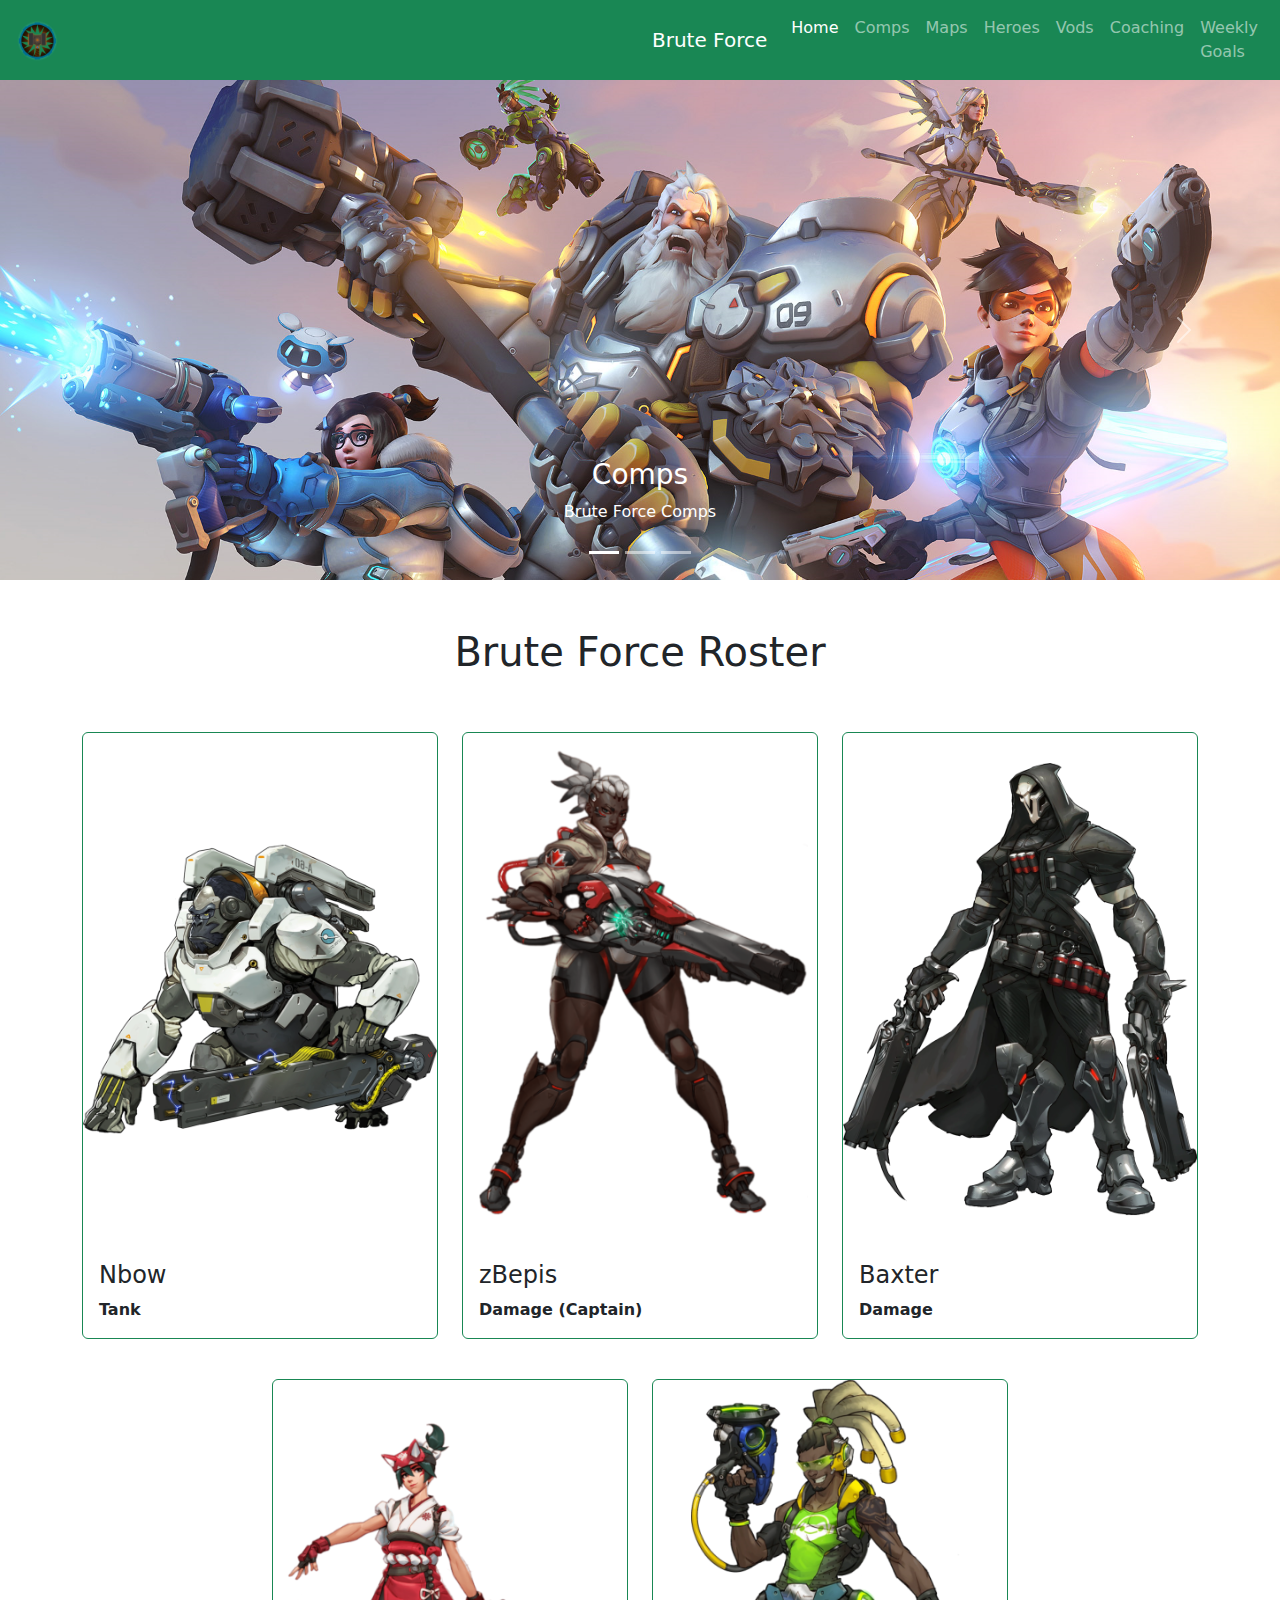
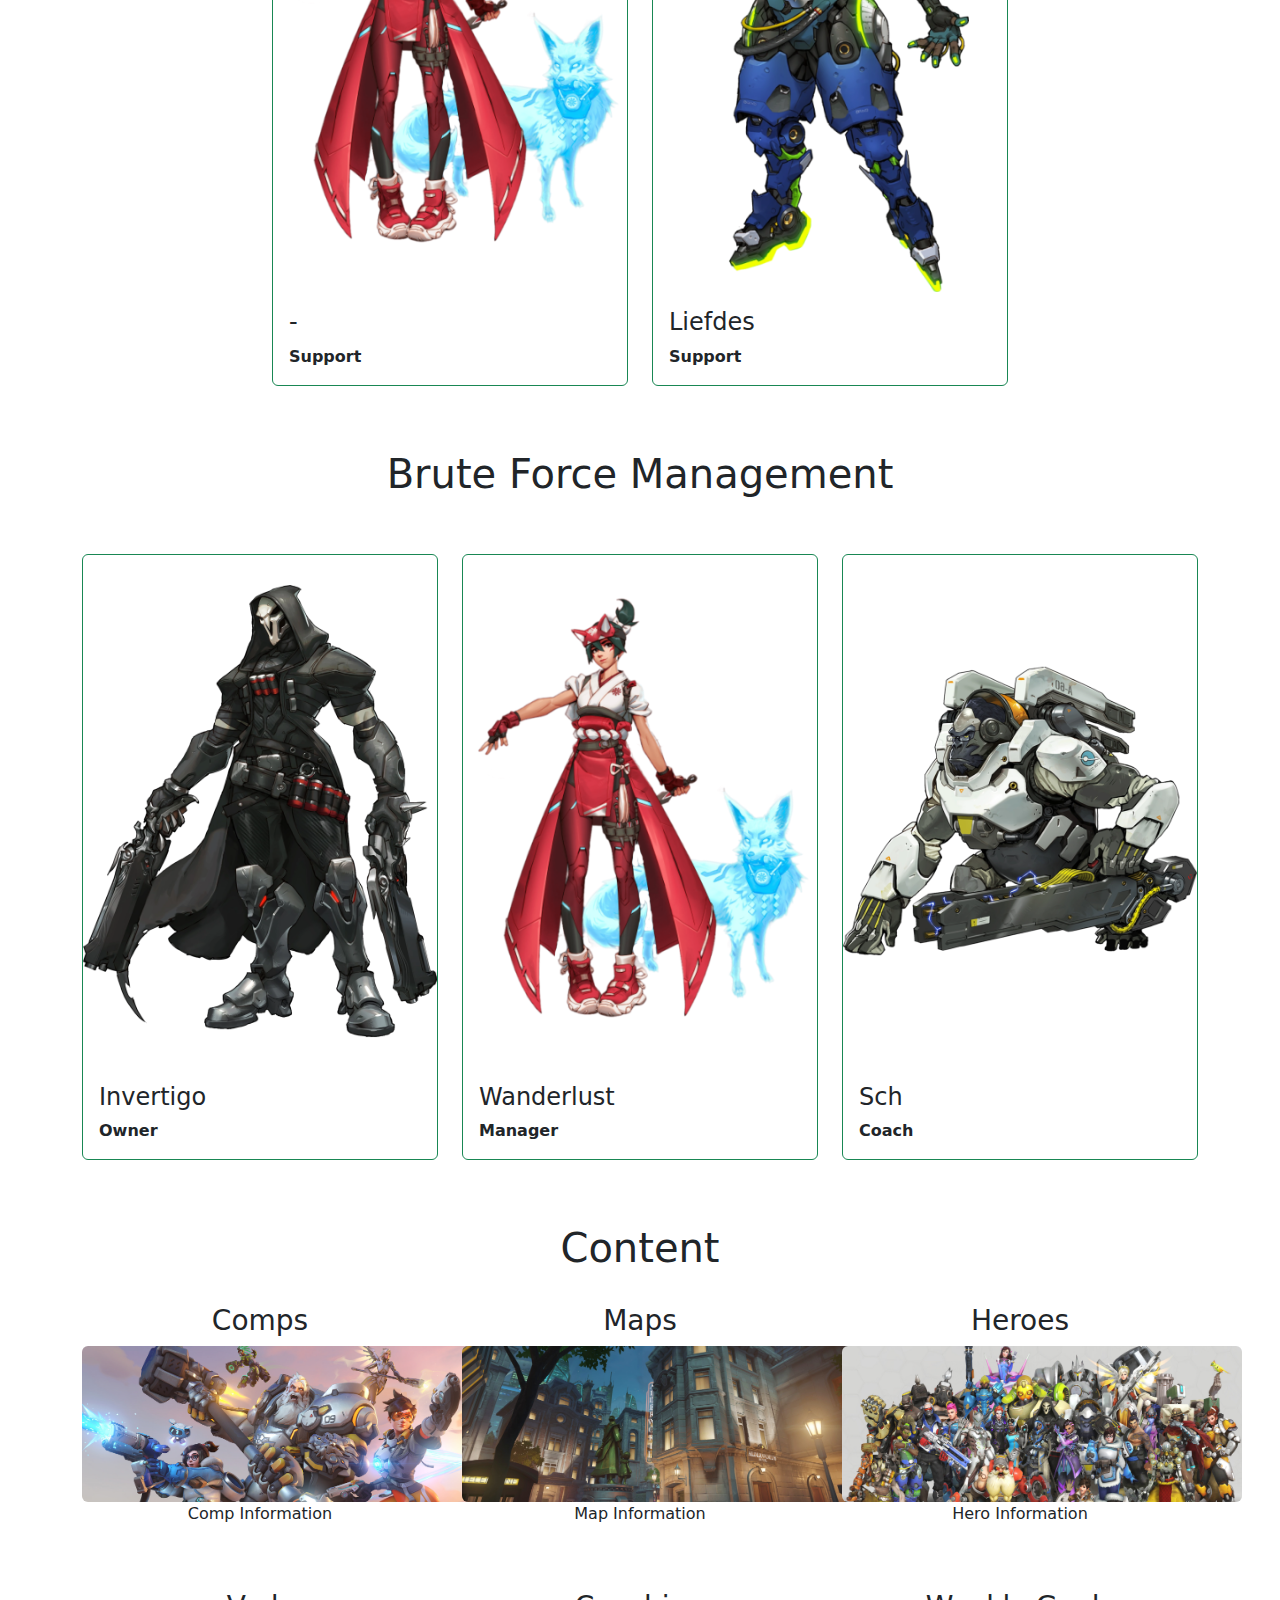
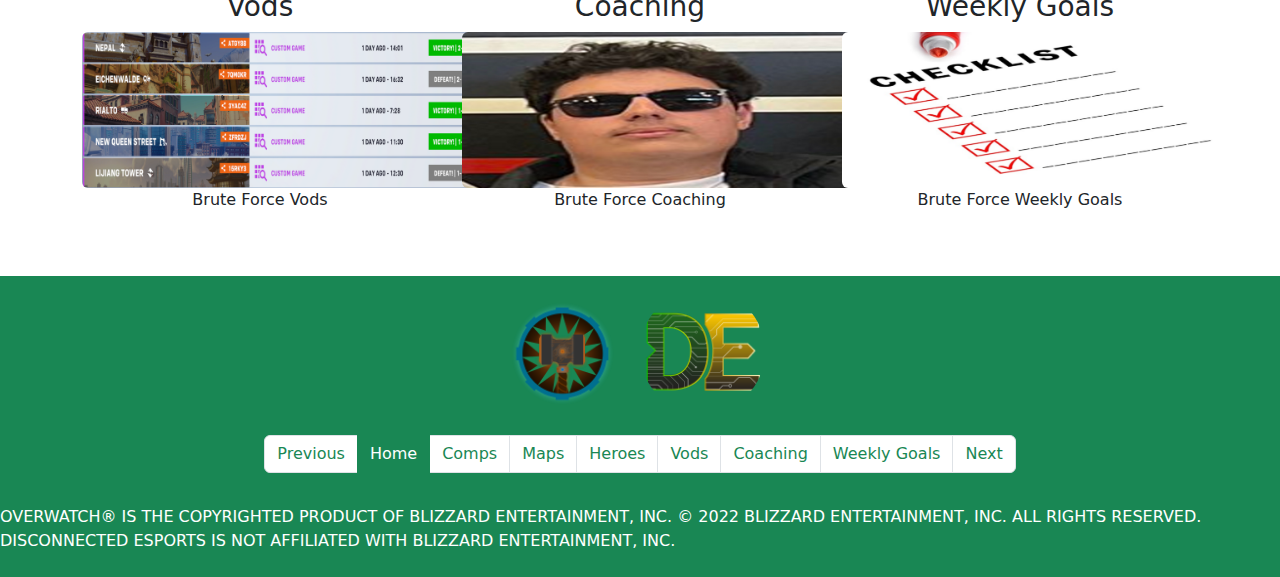
<file: index.html>
<!-- Header -->

<!DOCTYPE html>
<html lang="en">
<head>
  <title>Brute Force</title>
  <meta charset="utf-8">
  <meta name="viewport" content="width=device-width, initial-scale=1">
  <link rel="stylesheet" href="style.css">
  <link rel="icon" type="image/x-icon" href="assets/bf.png">
  <link href="https://cdn.jsdelivr.net/npm/bootstrap@5.1.3/dist/css/bootstrap.min.css" rel="stylesheet">
  <script src="https://cdn.jsdelivr.net/npm/bootstrap@5.1.3/dist/js/bootstrap.bundle.min.js"></script>
</head>
<body>

<!-- Navigation -->

<nav class="navbar navbar-expand-sm bg-success navbar-dark">
  <div class="container-fluid">
    <a class="navbar-brand" href="index.html">
      <img src="assets/bf.png" alt="Logo" style="width:50px;" class="rounded-pill">
    </a>
  </div>
  <div class="container-fluid">
    <a class="navbar-brand" href="index.html" style="color:white;">Brute Force</a>
    <ul class="navbar-nav">
      <li class="nav-item">
        <a class="nav-link active" href="index.html">Home</a>
      </li>
      <li class="nav-item">
        <a class="nav-link" href="comps.html">Comps</a>
      </li>
      <li class="nav-item">
        <a class="nav-link" href="maps.html">Maps</a>
      </li>
      <li class="nav-item">
        <a class="nav-link" href="heroes.html">Heroes</a>
      </li>
      <li class="nav-item">
        <a class="nav-link" href="vods.html">Vods</a>
      </li>
      <li class="nav-item">
        <a class="nav-link" href="coaching.html">Coaching</a>
      </li>
      <li class="nav-item">
        <a class="nav-link" href="weekly.html">Weekly Goals</a>
      </li>
    </ul>
  </div>
</nav>

<!-- Carousel -->

<div id="demo" class="carousel slide" data-bs-ride="carousel">

  <!-- Indicators/dots -->
  <div class="carousel-indicators">
    <button type="button" data-bs-target="#demo" data-bs-slide-to="0" class="active"></button>
    <button type="button" data-bs-target="#demo" data-bs-slide-to="1"></button>
    <button type="button" data-bs-target="#demo" data-bs-slide-to="2"></button>
  </div>
  
  <!-- The slideshow/carousel -->
  <div class="carousel-inner">
    <div class="carousel-item active">
      <img src="assets/comps.png" alt="Comps" class="d-block" style="width:100%">
      <div class="carousel-caption">
        <h3>Comps</h3>
        <p>Brute Force Comps</p>
      </div>
    </div>
    <div class="carousel-item">
      <img src="assets/maps.png" alt="Maps" class="d-block" style="width:100%">
      <div class="carousel-caption">
        <h3>Maps</h3>
        <p>Map Information</p>
      </div> 
    </div>
    <div class="carousel-item">
      <img src="assets/heroes.png" alt="Heroes" class="d-block" style="width:100%">
      <div class="carousel-caption">
        <h3>Heroes</h3>
        <p>Hero Information</p>
      </div>  
    </div>
  </div>
  
  <!-- Left and right controls/icons -->
  <button class="carousel-control-prev" type="button" data-bs-target="#demo" data-bs-slide="prev">
    <span class="carousel-control-prev-icon"></span>
  </button>
  <button class="carousel-control-next" type="button" data-bs-target="#demo" data-bs-slide="next">
    <span class="carousel-control-next-icon"></span>
  </button>

</div>

<!-- BF Roster -->

<div id="scrims" class="container mt-5">
  <h1 style="text-align:center">Brute Force Roster</h1>
    
    <br><br>

    <div class="row">
      <div class="col-sm-4">
        <div class="card border-success mb-3" style="max-width: 25rem;">
          <img class="card-img-top" src="assets/full/winston.png" alt="match" height="512" width="400">
            <div class="card-body">
              <h4 class="card-title">Nbow</h4>
              <p class="card-text"><b>Tank</b></p>
            </div>
          </div>
      </div>
      <div class="col-sm-4">
        <div class="card border-success mb-3" style="max-width: 25rem;">
          <img class="card-img-top" src="assets/full/sojourn.png" alt="match" height="512" width="400">
            <div class="card-body">
              <h4 class="card-title">zBepis</h4>
              <p class="card-text"><b>Damage (Captain)</b></p>
            </div>
          </div>
      </div>
      <div class="col-sm-4">
        <div class="card border-success mb-3" style="max-width: 25rem;">
          <img class="card-img-top" src="assets/full/reaper.png" alt="match" height="512" width="400">
            <div class="card-body">
              <h4 class="card-title">Baxter</h4>
              <p class="card-text"><b>Damage</b></p>
            </div>
          </div>
      </div>
    </div>

    <br>

    <div class="row">
      <div class="col-sm-2">
      </div>
      <div class="col-sm-4">
        <div class="card border-success mb-3" style="max-width: 25rem;">
          <img class="card-img-top" src="assets/full/kiriko.png" alt="match" height="512" width="400">
            <div class="card-body">
              <h4 class="card-title">-</h4>
              <p class="card-text"><b>Support</b></p>
            </div>
          </div>
      </div>
      <div class="col-sm-4">
        <div class="card border-success mb-3" style="max-width: 25rem;">
          <img class="card-img-top" src="assets/full/lucio.png" alt="match" height="512" width="400">
            <div class="card-body">
              <h4 class="card-title">Liefdes</h4>
              <p class="card-text"><b>Support</b></p>
            </div>
          </div>
      </div>
      <div class="col-sm-2">
      </div>
    </div>

</div>

<div id="scrims" class="container mt-5">
  <h1 style="text-align:center">Brute Force Management</h1>
    
    <br><br>

    <div class="row">
      <div class="col-sm-4">
        <div class="card border-success mb-3" style="max-width: 25rem;">
          <img class="card-img-top" src="assets/full/reaper.png" alt="match" height="512" width="400">
            <div class="card-body">
              <h4 class="card-title">Invertigo</h4>
              <p class="card-text"><b>Owner</b></p>
            </div>
          </div>
      </div>
      <div class="col-sm-4">
        <div class="card border-success mb-3" style="max-width: 25rem;">
          <img class="card-img-top" src="assets/full/kiriko.png" alt="match" height="512" width="400">
            <div class="card-body">
              <h4 class="card-title">Wanderlust</h4>
              <p class="card-text"><b>Manager</b></p>
            </div>
          </div>
      </div>
      <div class="col-sm-4">
        <div class="card border-success mb-3" style="max-width: 25rem;">
          <img class="card-img-top" src="assets/full/winston.png" alt="match" height="512" width="400">
            <div class="card-body">
              <h4 class="card-title">Sch</h4>
              <p class="card-text"><b>Coach</b></p>
            </div>
          </div>
      </div>
    </div>

</div>

<!-- Content Text -->

<div class="container mt-5">
  <h1 style="text-align:center">Content</h1><br>
  <div class="row">
    <div class="col-sm-4">
      <h3 style="text-align:center">Comps</h3>
      <a class="navbar-brand" href="comps.html">
        <img src="assets/comps.png" alt="Comps" class="rounded" height="156" width="400">
      </a>
      <p style="text-align:center">Comp Information</p>
    </div>
    <div class="col-sm-4">
      <h3 style="text-align:center">Maps</h3>
      <a class="navbar-brand" href="maps.html">
        <img src="assets/maps.png" alt="Maps" class="rounded" height="156" width="400">
      </a>
      <p style="text-align:center">Map Information</p>
    </div>
    <div class="col-sm-4">
      <h3 style="text-align:center">Heroes</h3>  
      <a class="navbar-brand" href="heroes.html">
        <img src="assets/heroes.png" alt="Heroes" class="rounded" height="156" width="400"> 
      </a>     
      <p style="text-align:center">Hero Information</p>
    </div>
  </div>
</div>

<div class="container mt-5">
  <div class="row">
    <div class="col-sm-4">
      <h3 style="text-align:center">Vods</h3>
      <a class="navbar-brand" href="vods.html">
        <img src="assets/vods-cut.png" alt="Comps" class="rounded" height="156" width="400">
      </a>
      <p style="text-align:center">Brute Force Vods</p>
    </div>
    <div class="col-sm-4">
      <h3 style="text-align:center">Coaching</h3>
      <a class="navbar-brand" href="coaching.html">
        <img src="assets/sch.png" alt="Maps" class="rounded" height="156" width="400">
      </a>
      <p style="text-align:center">Brute Force Coaching</p>
    </div>
    <div class="col-sm-4">
      <h3 style="text-align:center">Weekly Goals</h3>  
      <a class="navbar-brand" href="weekly.html">
        <img src="assets/weekly.png" alt="Heroes" class="rounded" height="156" width="400"> 
      </a>     
      <p style="text-align:center">Brute Force Weekly Goals</p>
    </div>
  </div>
</div>

<!-- Footer -->

<br><br>

  <nav class="navbar navbar-expand-sm bg-success navbar-light">
    <div class="container-fluid justify-content-center">
      <a class="navbar-brand" href="https://disconnectedesports.com/team/brute-force/">
        <img src="assets/bf.png" alt="Logo" style="width:125px;" class="rounded-pill">
      </a>
      <a class="navbar-brand" href="https://disconnectedesports.com/">
        <img src="assets/de.png" alt="Logo" style="width:125px;" class="rounded-pill">
      </a>
    </div>
  </nav>

  <nav class="navbar navbar-expand-sm bg-success navbar-light justify-content-center">
    <ul class="pagination justify-content-end">
      <li class="page-item"><a class="page-link" href="weekly.html">Previous</a></li>
      <li class="page-item active"><a class="page-link" href="index.html">Home</a></li>
      <li class="page-item"><a class="page-link" href="comps.html">Comps</a></li>
      <li class="page-item"><a class="page-link" href="maps.html">Maps</a></li>
      <li class="page-item"><a class="page-link" href="heroes.html">Heroes</a></li>
      <li class="page-item"><a class="page-link" href="vods.html">Vods</a></li>
      <li class="page-item"><a class="page-link" href="coaching.html">Coaching</a></li>
      <li class="page-item"><a class="page-link" href="weekly.html">Weekly Goals</a></li>
      <li class="page-item"><a class="page-link" href="comps.html">Next</a></li>
    </ul>
  </nav>

  <nav class="navbar navbar-expand-sm bg-success navbar-light justify-content-center">
    <p style="color:white;">OVERWATCH® IS THE COPYRIGHTED PRODUCT OF BLIZZARD ENTERTAINMENT, INC. © 2022 BLIZZARD ENTERTAINMENT, INC. ALL RIGHTS RESERVED. DISCONNECTED ESPORTS IS NOT AFFILIATED WITH BLIZZARD ENTERTAINMENT, INC.</p>
  </nav>

</body>
</html>
</file>
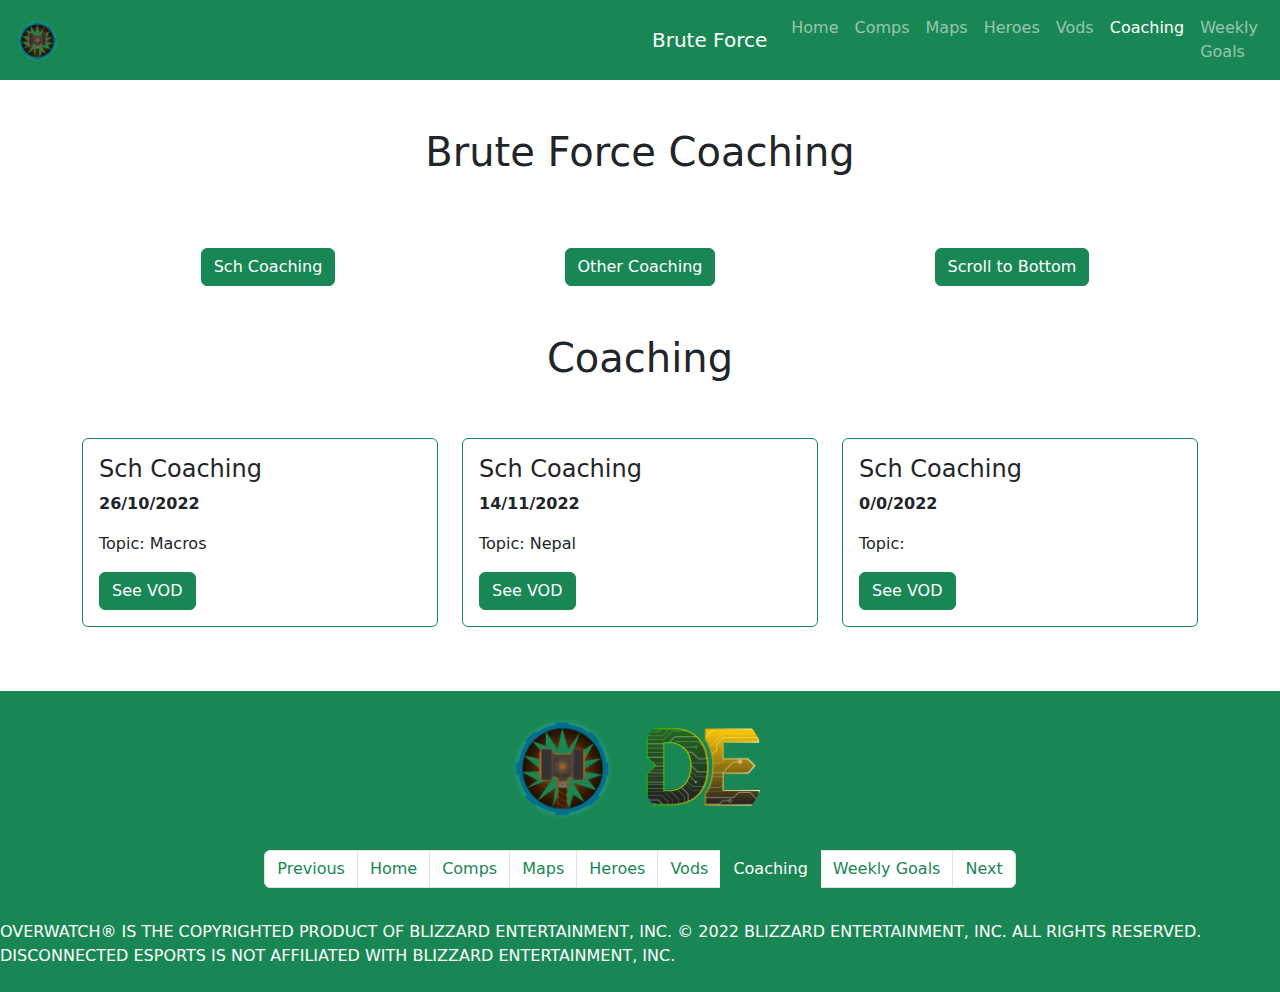
<file: coaching.html>
<!-- Header -->
<!DOCTYPE html>
<html lang="en">
<head>
  <title>Brute Force - Vods</title>
  <meta charset="utf-8">
  <meta name="viewport" content="width=device-width, initial-scale=1">
  <link rel="stylesheet" href="style.css">
  <link rel="icon" type="image/x-icon" href="assets/bf.png">
  <link href="https://cdn.jsdelivr.net/npm/bootstrap@5.1.3/dist/css/bootstrap.min.css" rel="stylesheet">
  <script src="https://cdn.jsdelivr.net/npm/bootstrap@5.1.3/dist/js/bootstrap.bundle.min.js"></script>
</head>
<body>

<!-- Navigation -->

<nav class="navbar navbar-expand-sm bg-success navbar-dark">
    <div class="container-fluid">
      <a class="navbar-brand" href="index.html">
        <img src="assets/bf.png" alt="Logo" style="width:50px;" class="rounded-pill">
      </a>
    </div>
    <div class="container-fluid">
      <a class="navbar-brand" href="index.html" style="color:white;">Brute Force</a>
      <ul class="navbar-nav">
        <li class="nav-item">
          <a class="nav-link" href="index.html">Home</a>
        </li>
        <li class="nav-item">
          <a class="nav-link" href="comps.html">Comps</a>
        </li>
        <li class="nav-item">
          <a class="nav-link" href="maps.html">Maps</a>
        </li>
        <li class="nav-item">
          <a class="nav-link" href="heroes.html">Heroes</a>
        </li>
        <li class="nav-item">
          <a class="nav-link" href="vods.html">Vods</a>
        </li>
        <li class="nav-item">
          <a class="nav-link active" href="coaching.html">Coaching</a>
        </li>
        <li class="nav-item">
          <a class="nav-link" href="weekly.html">Weekly Goals</a>
        </li>
      </ul>
    </div>
  </nav>

<!-- Heading -->

<div id="section0" class="container mt-5">
  <h1 style="text-align:center">Brute Force Coaching</h1><br>
</div>

<!-- Auto-scroll -->

<br>

<div class="container mt-3">
    <ul class="nav nav-pills nav-justified">
      <li class="nav-item">
        <a href="#sch" class="btn btn-success btn-md">Sch Coaching</a>
      </li>
      <li class="nav-item">
        <a href="#other" class="btn btn-success btn-md">Other Coaching</a>
      </li>
      <li class="nav-item">
        <a href="#bottom" class="btn btn-success btn-md">Scroll to Bottom</a>
      </li>
    </ul>
</div>

<!-- Content - Sch Coaching -->

<div id="sch" class="container mt-5">
    <h1 style="text-align:center">Coaching</h1>
      
      <br><br>
  
      <div class="row">
        <div class="col-sm-4">
          <div class="card border-success mb-3" style="max-width: 25rem;">
              <div class="card-body">
                <h4 class="card-title">Sch Coaching</h4>
                <p class="card-text"><b>26/10/2022</b></p>
                <p class="card-text">Topic: Macros</p>
                <a class="btn btn-success" href="https://youtu.be/wjDTlSFj9Us" role="button">See VOD</a>
              </div>
            </div>
        </div>
        <div class="col-sm-4">
            <div class="card border-success mb-3" style="max-width: 25rem;">
                <div class="card-body">
                  <h4 class="card-title">Sch Coaching</h4>
                  <p class="card-text"><b>14/11/2022</b></p>
                  <p class="card-text">Topic: Nepal</p>
                  <a class="btn btn-success" href="https://youtu.be/Q0Dqzs_9HjQ" role="button">See VOD</a>
                </div>
              </div>
        </div>
        <div class="col-sm-4">
            <div class="card border-success mb-3" style="max-width: 25rem;">
                <div class="card-body">
                  <h4 class="card-title">Sch Coaching</h4>
                  <p class="card-text"><b>0/0/2022</b></p>
                  <p class="card-text">Topic: </p>
                  <a class="btn btn-success" href="" role="button">See VOD</a>
                </div>
              </div>
        </div>
      </div>
  
</div>

<!-- Other Coaching -->



<!-- Footer -->

<div id="bottom" class="container mt-5"></div>

  <nav class="navbar navbar-expand-sm bg-success navbar-light">
    <div class="container-fluid justify-content-center">
      <a class="navbar-brand" href="https://disconnectedesports.com/team/brute-force/">
        <img src="assets/bf.png" alt="Logo" style="width:125px;" class="rounded-pill">
      </a>
      <a class="navbar-brand" href="https://disconnectedesports.com/">
        <img src="assets/de.png" alt="Logo" style="width:125px;" class="rounded-pill">
      </a>
    </div>
  </nav>

  <nav class="navbar navbar-expand-sm bg-success navbar-light justify-content-center">
    <ul class="pagination justify-content-end">
      <li class="page-item"><a class="page-link" href="vods.html">Previous</a></li>
      <li class="page-item"><a class="page-link" href="index.html">Home</a></li>
      <li class="page-item"><a class="page-link" href="comps.html">Comps</a></li>
      <li class="page-item"><a class="page-link" href="maps.html">Maps</a></li>
      <li class="page-item"><a class="page-link" href="heroes.html">Heroes</a></li>
      <li class="page-item"><a class="page-link" href="vods.html">Vods</a></li>
      <li class="page-item active"><a class="page-link" href="coaching.html">Coaching</a></li>
      <li class="page-item"><a class="page-link" href="weekly.html">Weekly Goals</a></li>
      <li class="page-item"><a class="page-link" href="weekly.html">Next</a></li>
    </ul>
  </nav>

  <nav class="navbar navbar-expand-sm bg-success navbar-light justify-content-center">
    <p style="color:white;">OVERWATCH® IS THE COPYRIGHTED PRODUCT OF BLIZZARD ENTERTAINMENT, INC. © 2022 BLIZZARD ENTERTAINMENT, INC. ALL RIGHTS RESERVED. DISCONNECTED ESPORTS IS NOT AFFILIATED WITH BLIZZARD ENTERTAINMENT, INC.</p>
  </nav>

</body>
</html>
</file>
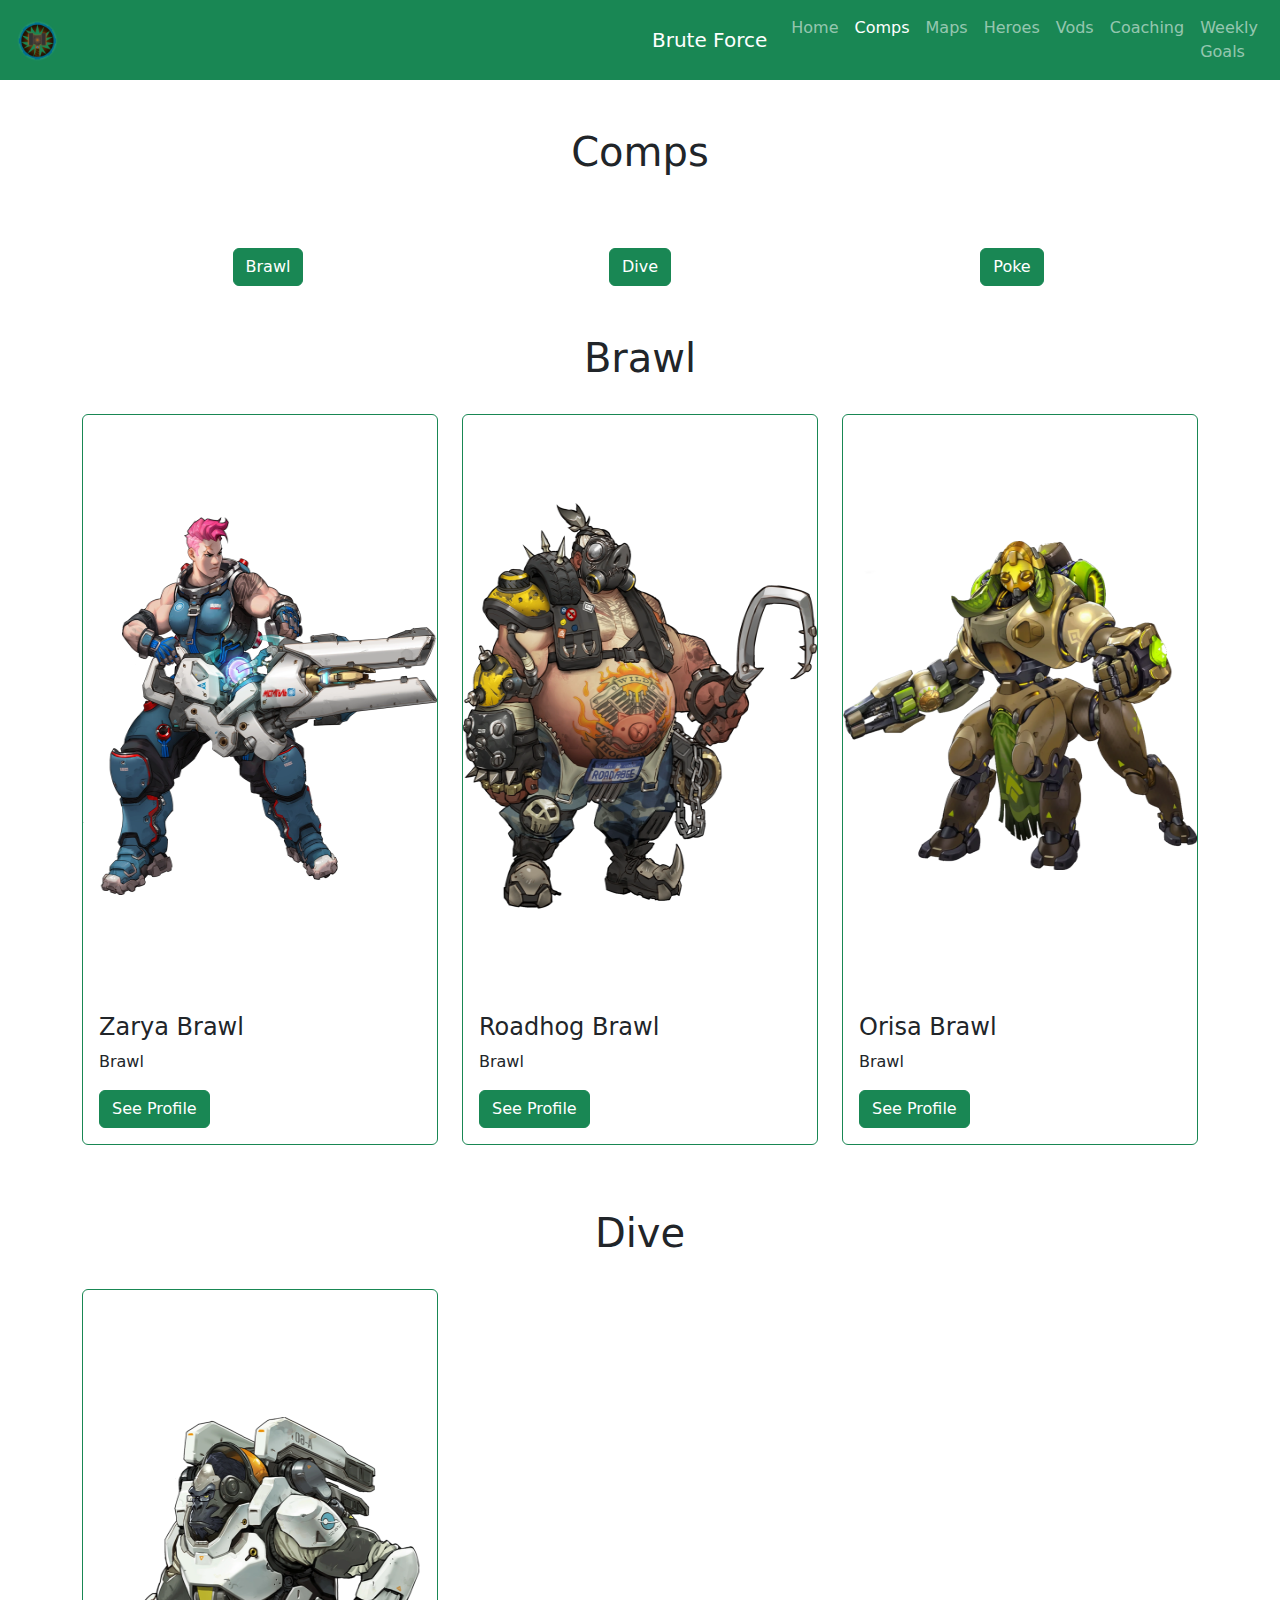
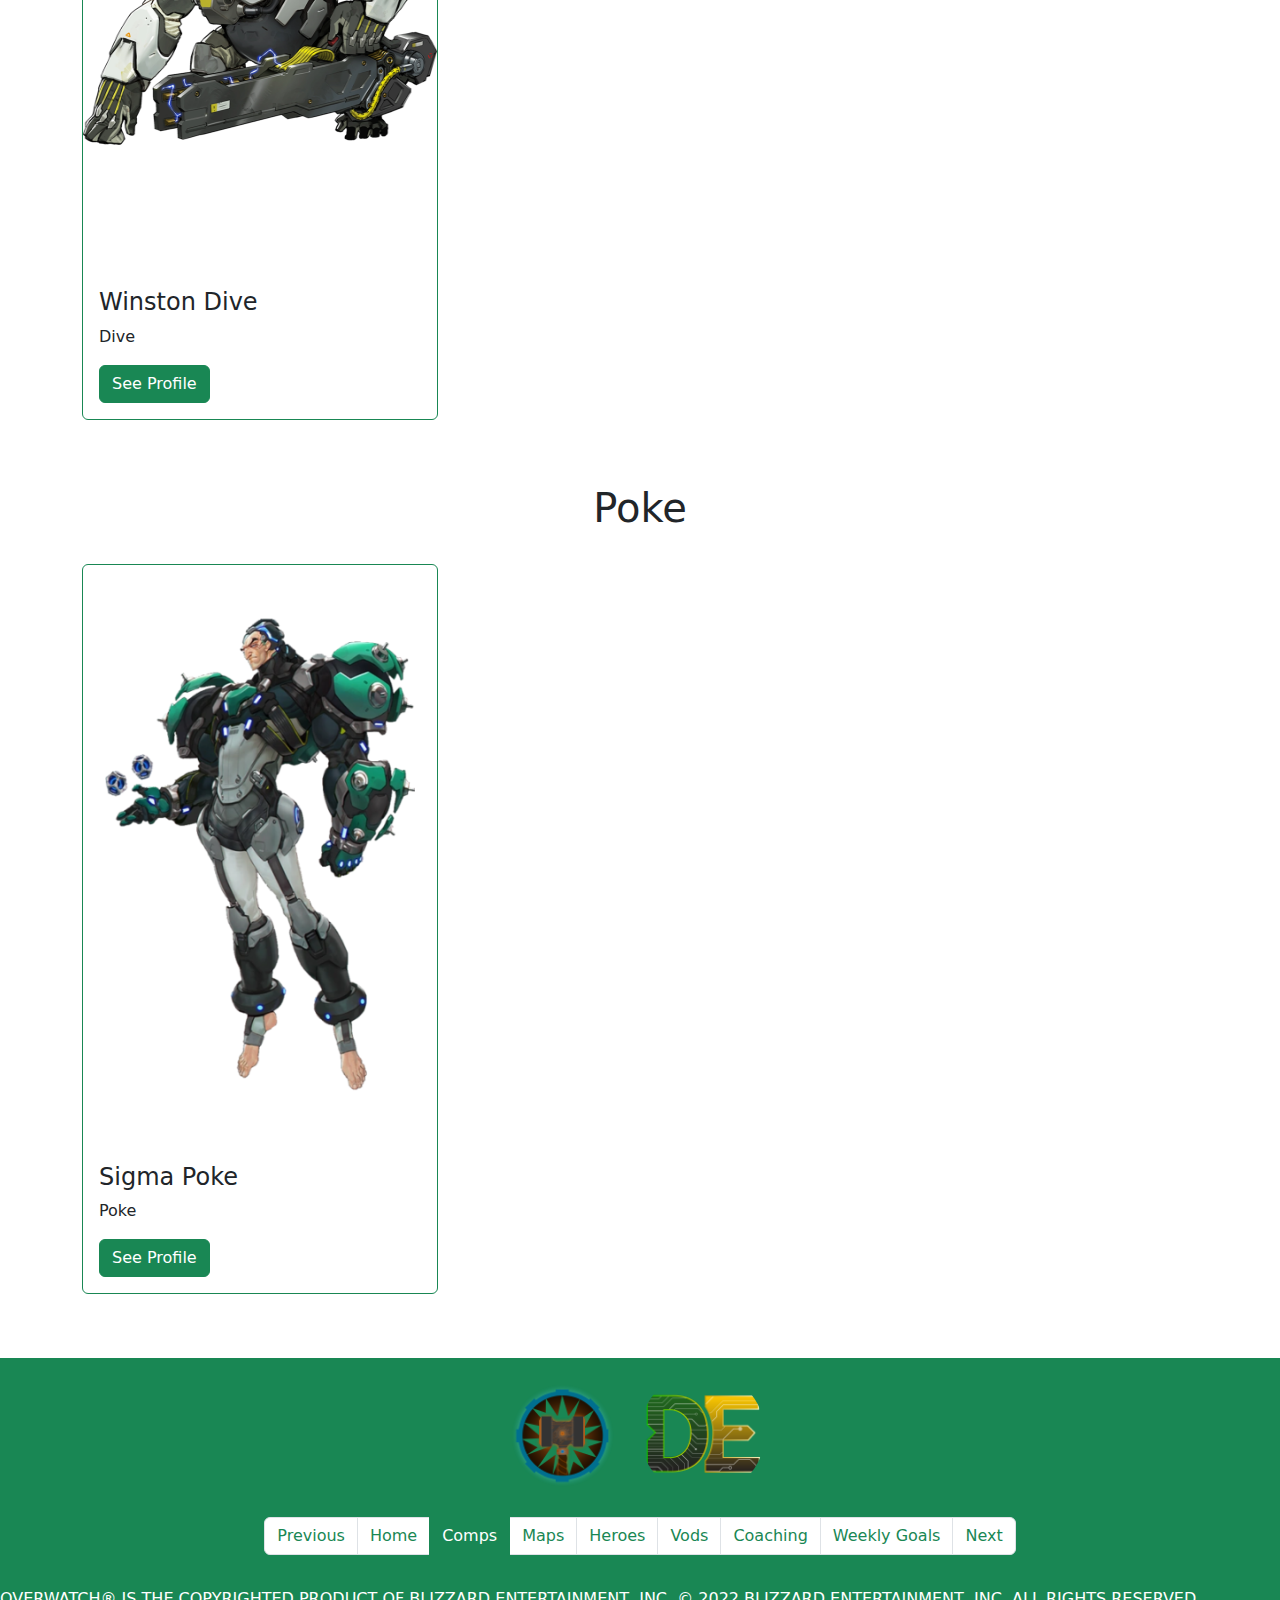
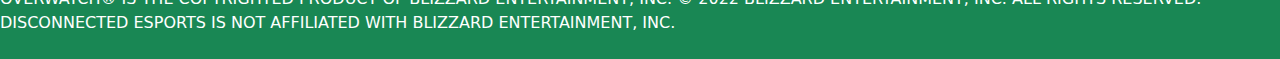
<file: comps.html>
<!-- Header -->
<!DOCTYPE html>
<html lang="en">
<head>
  <title>Brute Force - Comps</title>
  <meta charset="utf-8">
  <meta name="viewport" content="width=device-width, initial-scale=1">
  <link rel="stylesheet" href="style.css">
  <link rel="icon" type="image/x-icon" href="assets/bf.png">
  <link href="https://cdn.jsdelivr.net/npm/bootstrap@5.1.3/dist/css/bootstrap.min.css" rel="stylesheet">
  <script src="https://cdn.jsdelivr.net/npm/bootstrap@5.1.3/dist/js/bootstrap.bundle.min.js"></script>
</head>
<body>

<!-- Navigation -->

<nav class="navbar navbar-expand-sm bg-success navbar-dark">
  <div class="container-fluid">
    <a class="navbar-brand" href="index.html">
      <img src="assets/bf.png" alt="Logo" style="width:50px;" class="rounded-pill">
    </a>
  </div>
  <div class="container-fluid">
    <a class="navbar-brand" href="index.html" style="color:white;">Brute Force</a>
    <ul class="navbar-nav">
      <li class="nav-item">
        <a class="nav-link" href="index.html">Home</a>
      </li>
      <li class="nav-item">
        <a class="nav-link active" href="comps.html">Comps</a>
      </li>
      <li class="nav-item">
        <a class="nav-link" href="maps.html">Maps</a>
      </li>
      <li class="nav-item">
        <a class="nav-link" href="heroes.html">Heroes</a>
      </li>
      <li class="nav-item">
        <a class="nav-link" href="vods.html">Vods</a>
      </li>
      <li class="nav-item">
        <a class="nav-link" href="coaching.html">Coaching</a>
      </li>
      <li class="nav-item">
        <a class="nav-link" href="weekly.html">Weekly Goals</a>
      </li>
    </ul>
  </div>
</nav>

<!-- Heading -->
<div id="section1" class="container mt-5">
  <h1 style="text-align:center">Comps</h1><br>
</div>

<!-- Auto-scroll -->

<br>

<div class="container mt-3">
    <ul class="nav nav-pills nav-justified">
      <li class="nav-item">
        <a href="#section1" class="btn btn-success btn-md">Brawl</a>
      </li>
      <li class="nav-item">
        <a href="#section2" class="btn btn-success btn-md">Dive</a>
      </li>
      <li class="nav-item">
        <a href="#section3" class="btn btn-success btn-md">Poke</a>
      </li>
    </ul>
</div>

<!-- Content Brawl -->

<div id="section1" class="container mt-5">
  <h1 style="text-align:center">Brawl</h1><br>
  <div class="row">
    <div class="col-sm-4">
      <div class="card border-success mb-3" style="max-width: 25rem;">
          <img class="card-img-top" src="assets/full/zarya.png" alt="Zarya Brawl" height="582" width="400">
          <div class="card-body">
            <h4 class="card-title">Zarya Brawl</h4>
            <p class="card-text">Brawl</p>
            <button type="button" class="btn btn-success" data-bs-toggle="modal" data-bs-target="#zarya_brawl">See Profile</button>
          </div>
        </div>
    </div>
    <div class="col-sm-4">
      <div class="card border-success mb-3" style="max-width: 25rem;">
        <img class="card-img-top" src="assets/full/roadhog.png" alt="Hog Brawl" height="582" width="400">
        <div class="card-body">
          <h4 class="card-title">Roadhog Brawl</h4>
          <p class="card-text">Brawl</p>
          <button type="button" class="btn btn-success" data-bs-toggle="modal" data-bs-target="#roadhog_brawl">See Profile</button>
        </div>
      </div>
    </div>
    <div class="col-sm-4">
      <div class="card border-success mb-3" style="max-width: 25rem;">
        <img class="card-img-top" src="assets/full/orisa.png" alt="Orisa Brawl" height="582" width="400">
        <div class="card-body">
          <h4 class="card-title">Orisa Brawl</h4>
          <p class="card-text">Brawl</p>
          <button type="button" class="btn btn-success" data-bs-toggle="modal" data-bs-target="#orisa_brawl">See Profile</button>
        </div>
      </div>
    </div>
  </div>
</div>

<!-- Content Dive -->

<div id="section2" class="container mt-5">
  <h1 style="text-align:center">Dive</h1><br>
  <div class="row">
    <div class="col-sm-4">
      <div class="card border-success mb-3" style="max-width: 25rem;">
          <img class="card-img-top" src="assets/full/winston.png" alt="Winston Dive" height="582" width="400">
          <div class="card-body">
            <h4 class="card-title">Winston Dive</h4>
            <p class="card-text">Dive</p>
            <button type="button" class="btn btn-success" data-bs-toggle="modal" data-bs-target="#winston_dive">See Profile</button>
          </div>
        </div>
    </div>
    <div class="col-sm-4">

    </div>
    <div class="col-sm-4">

    </div>
  </div>
</div>

<!-- Content Poke -->

<div id="section3" class="container mt-5"> 
  <h1 style="text-align:center">Poke</h1><br>
  <div class="row">
    <div class="col-sm-4">
      <div class="card border-success mb-3" style="max-width: 25rem;">
          <img class="card-img-top" src="assets/full/sigma.png" alt="Sigma Poke" height="582" width="400">
          <div class="card-body">
            <h4 class="card-title">Sigma Poke</h4>
            <p class="card-text">Poke</p>
            <button type="button" class="btn btn-success" data-bs-toggle="modal" data-bs-target="#sigma_poke">See Profile</button>
          </div>
        </div>
    </div>
    <div class="col-sm-4">

    </div>
    <div class="col-sm-4">

    </div>
  </div>
</div>

<!-- Brawl Modal -->

<div class="modal" id="zarya_brawl">
  <div class="modal-dialog modal-xl">
    <div class="modal-content">
      <div class="modal-header">
        <h4 class="modal-title">Zarya Brawl</h4>
        <button type="button" class="btn-close" data-bs-dismiss="modal"></button>
      </div>
      <div class="modal-body">
        <p>Comp: Zarya Brawl</p>
        <p>Type: Brawl</p>
        <p>Heroes: Zarya, Genji, Sojourn, Kiriko, Lucio</p>
        <p>Style: </p>
      </div>
      <div class="modal-footer">
        <button type="button" class="btn btn-success" data-bs-dismiss="modal">Close</button>
      </div>
    </div>
  </div>
</div>

<div class="modal" id="roadhog_brawl">
  <div class="modal-dialog modal-xl">
    <div class="modal-content">
      <div class="modal-header">
        <h4 class="modal-title">Roadhog Brawl</h4>
        <button type="button" class="btn-close" data-bs-dismiss="modal"></button>
      </div>
      <div class="modal-body">
        <p>Comp: Roadhog Brawl</p>
        <p>Type: Brawl</p>
        <p>Heroes: Roadhog, Tracer, Sojourn, Kiriko, Lucio</p>
        <p>Style: </p>
      </div>
      <div class="modal-footer">
        <button type="button" class="btn btn-success" data-bs-dismiss="modal">Close</button>
      </div>
    </div>
  </div>
</div>

<div class="modal" id="orisa_brawl">
  <div class="modal-dialog modal-xl">
    <div class="modal-content">
      <div class="modal-header">
        <h4 class="modal-title">Orisa Brawl</h4>
        <button type="button" class="btn-close" data-bs-dismiss="modal"></button>
      </div>
      <div class="modal-body">
        <p>Comp: Orisa Brawl</p>
        <p>Type: Brawl</p>
        <p>Heroes: Orisa, Reaper, Sojourn, Kiriko,Ana</p>
        <p>Style: </p>
      </div>
      <div class="modal-footer">
        <button type="button" class="btn btn-success" data-bs-dismiss="modal">Close</button>
      </div>
    </div>
  </div>
</div>

<!-- Dive Modal -->

<div class="modal" id="winston_dive">
  <div class="modal-dialog modal-xl">
    <div class="modal-content">
      <div class="modal-header">
        <h4 class="modal-title">Winston Dive</h4>
        <button type="button" class="btn-close" data-bs-dismiss="modal"></button>
      </div>
      <div class="modal-body">
        <p>Comp: Winston Dive</p>
        <p>Type: Dive</p>
        <p>Heroes: Winston, Reaper Sojourn, Kiriko, Lucio</p>
        <p>Style: </p>
      </div>
      <div class="modal-footer">
        <button type="button" class="btn btn-success" data-bs-dismiss="modal">Close</button>
      </div>
    </div>
  </div>
</div>

<!-- Poke Modal -->

<div class="modal" id="sigma_poke">
  <div class="modal-dialog modal-xl">
    <div class="modal-content">
      <div class="modal-header">
        <h4 class="modal-title">Sigma Poke</h4>
        <button type="button" class="btn-close" data-bs-dismiss="modal"></button>
      </div>
      <div class="modal-body">
        <p>Comp: Sigma Poke</p>
        <p>Type: Poke</p>
        <p>Heroes: Sigma, Widowmaker, Sojourn, Baptiste and Zanyatta</p>
        <p>Style: </p>
      </div>
      <div class="modal-footer">
        <button type="button" class="btn btn-success" data-bs-dismiss="modal">Close</button>
      </div>
    </div>
  </div>
</div>

<!-- Footer -->

<br><br>

  <nav class="navbar navbar-expand-sm bg-success navbar-light">
    <div class="container-fluid justify-content-center">
      <a class="navbar-brand" href="https://disconnectedesports.com/team/brute-force/">
        <img src="assets/bf.png" alt="Logo" style="width:125px;" class="rounded-pill">
      </a>
      <a class="navbar-brand" href="https://disconnectedesports.com/">
        <img src="assets/de.png" alt="Logo" style="width:125px;" class="rounded-pill">
      </a>
    </div>
  </nav>

  <nav class="navbar navbar-expand-sm bg-success navbar-light justify-content-center">
    <ul class="pagination justify-content-end">
      <li class="page-item"><a class="page-link" href="index.html">Previous</a></li>
      <li class="page-item"><a class="page-link" href="index.html">Home</a></li>
      <li class="page-item active"><a class="page-link" href="comps.html">Comps</a></li>
      <li class="page-item"><a class="page-link" href="maps.html">Maps</a></li>
      <li class="page-item"><a class="page-link" href="heroes.html">Heroes</a></li>
      <li class="page-item"><a class="page-link" href="vods.html">Vods</a></li>
      <li class="page-item"><a class="page-link" href="coaching.html">Coaching</a></li>
      <li class="page-item"><a class="page-link" href="weekly.html">Weekly Goals</a></li>
      <li class="page-item"><a class="page-link" href="maps.html">Next</a></li>
    </ul>
  </nav>

  <nav class="navbar navbar-expand-sm bg-success navbar-light justify-content-center">
    <p style="color:white;">OVERWATCH® IS THE COPYRIGHTED PRODUCT OF BLIZZARD ENTERTAINMENT, INC. © 2022 BLIZZARD ENTERTAINMENT, INC. ALL RIGHTS RESERVED. DISCONNECTED ESPORTS IS NOT AFFILIATED WITH BLIZZARD ENTERTAINMENT, INC.</p>
  </nav>

</body>
</html>
</file>
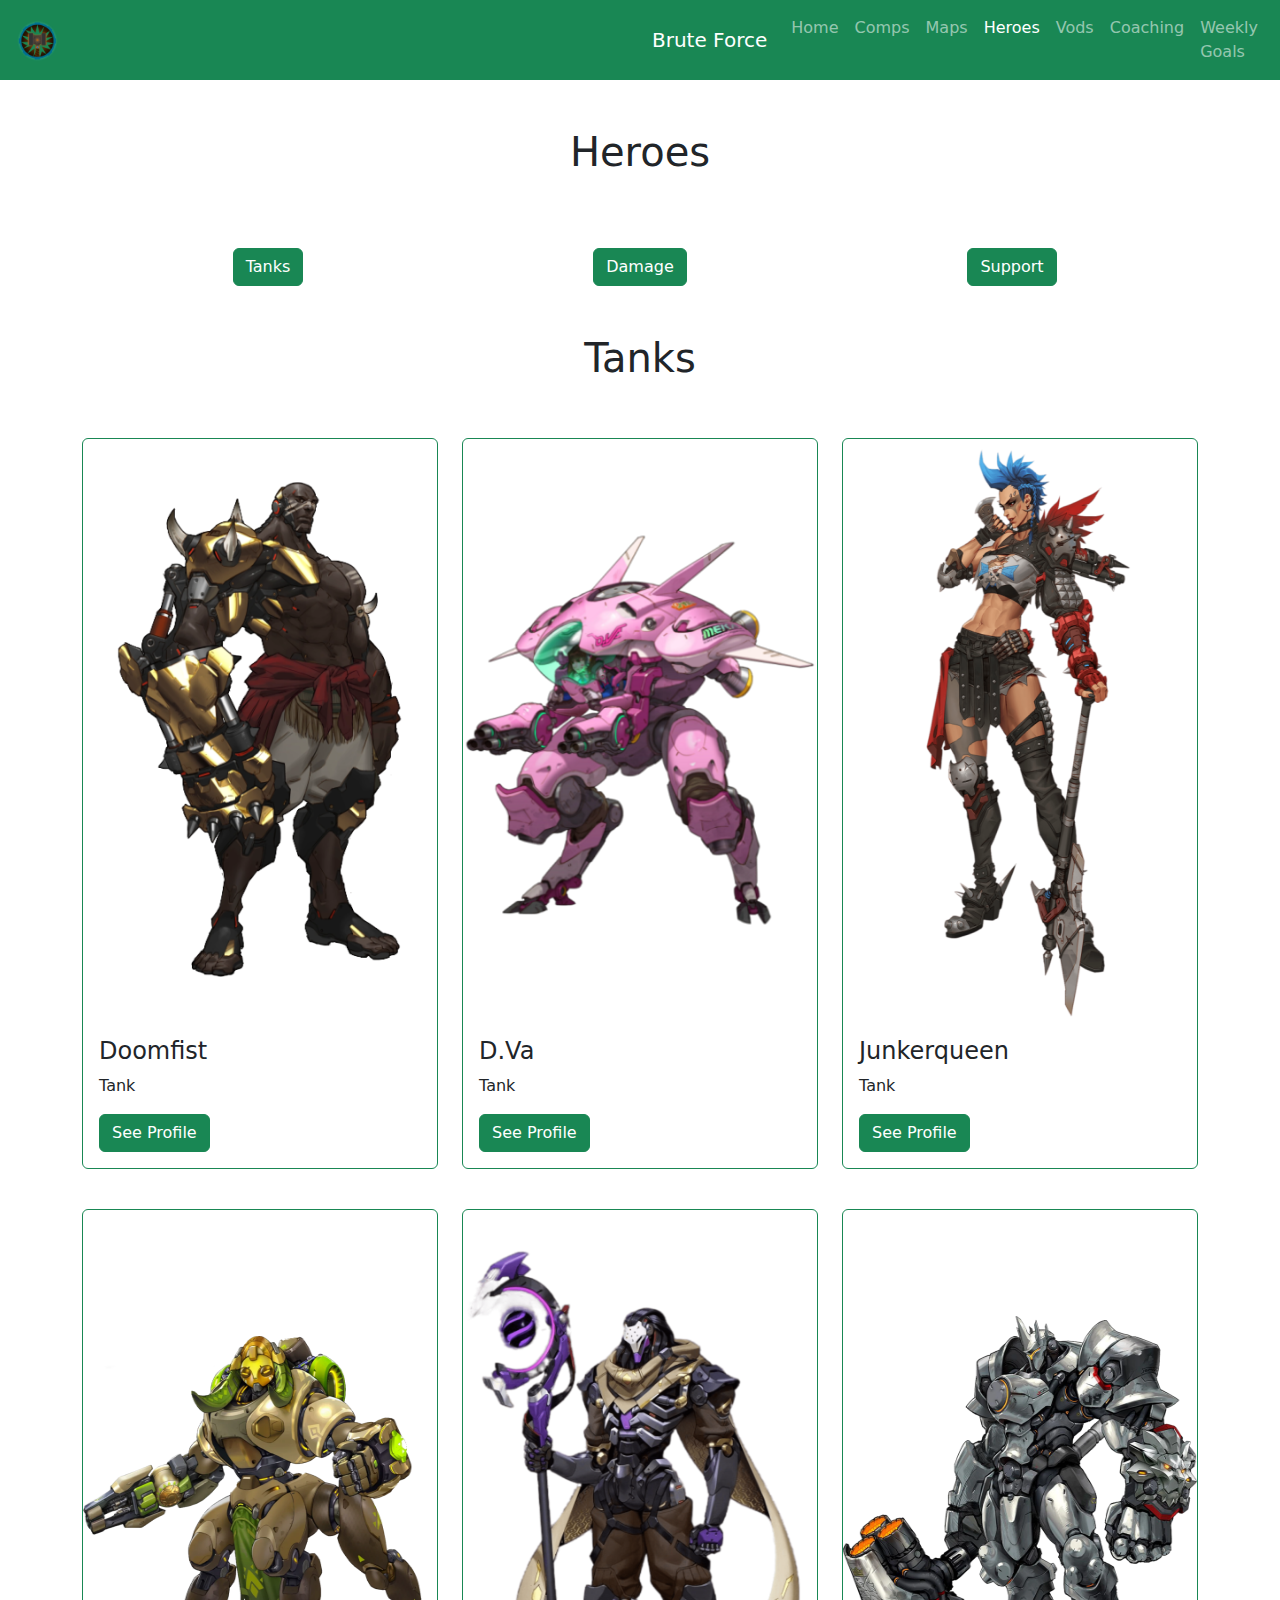
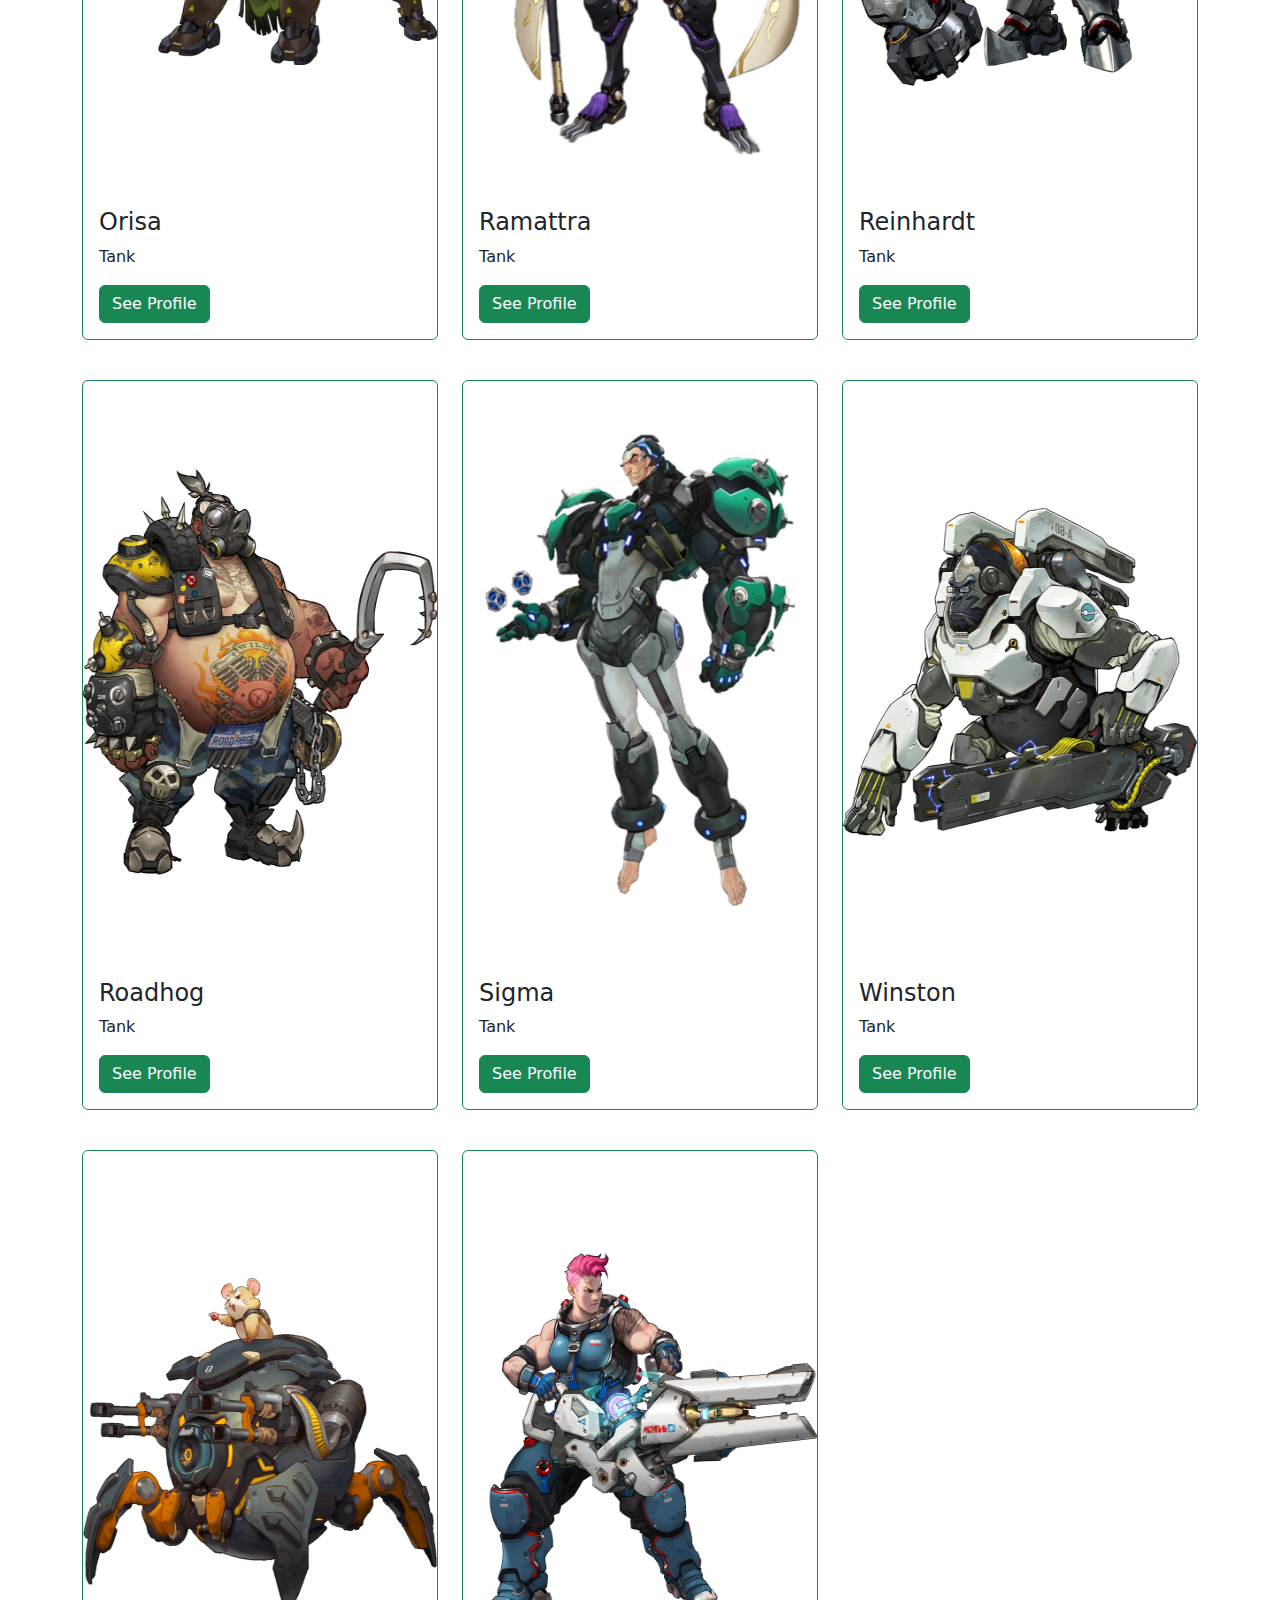
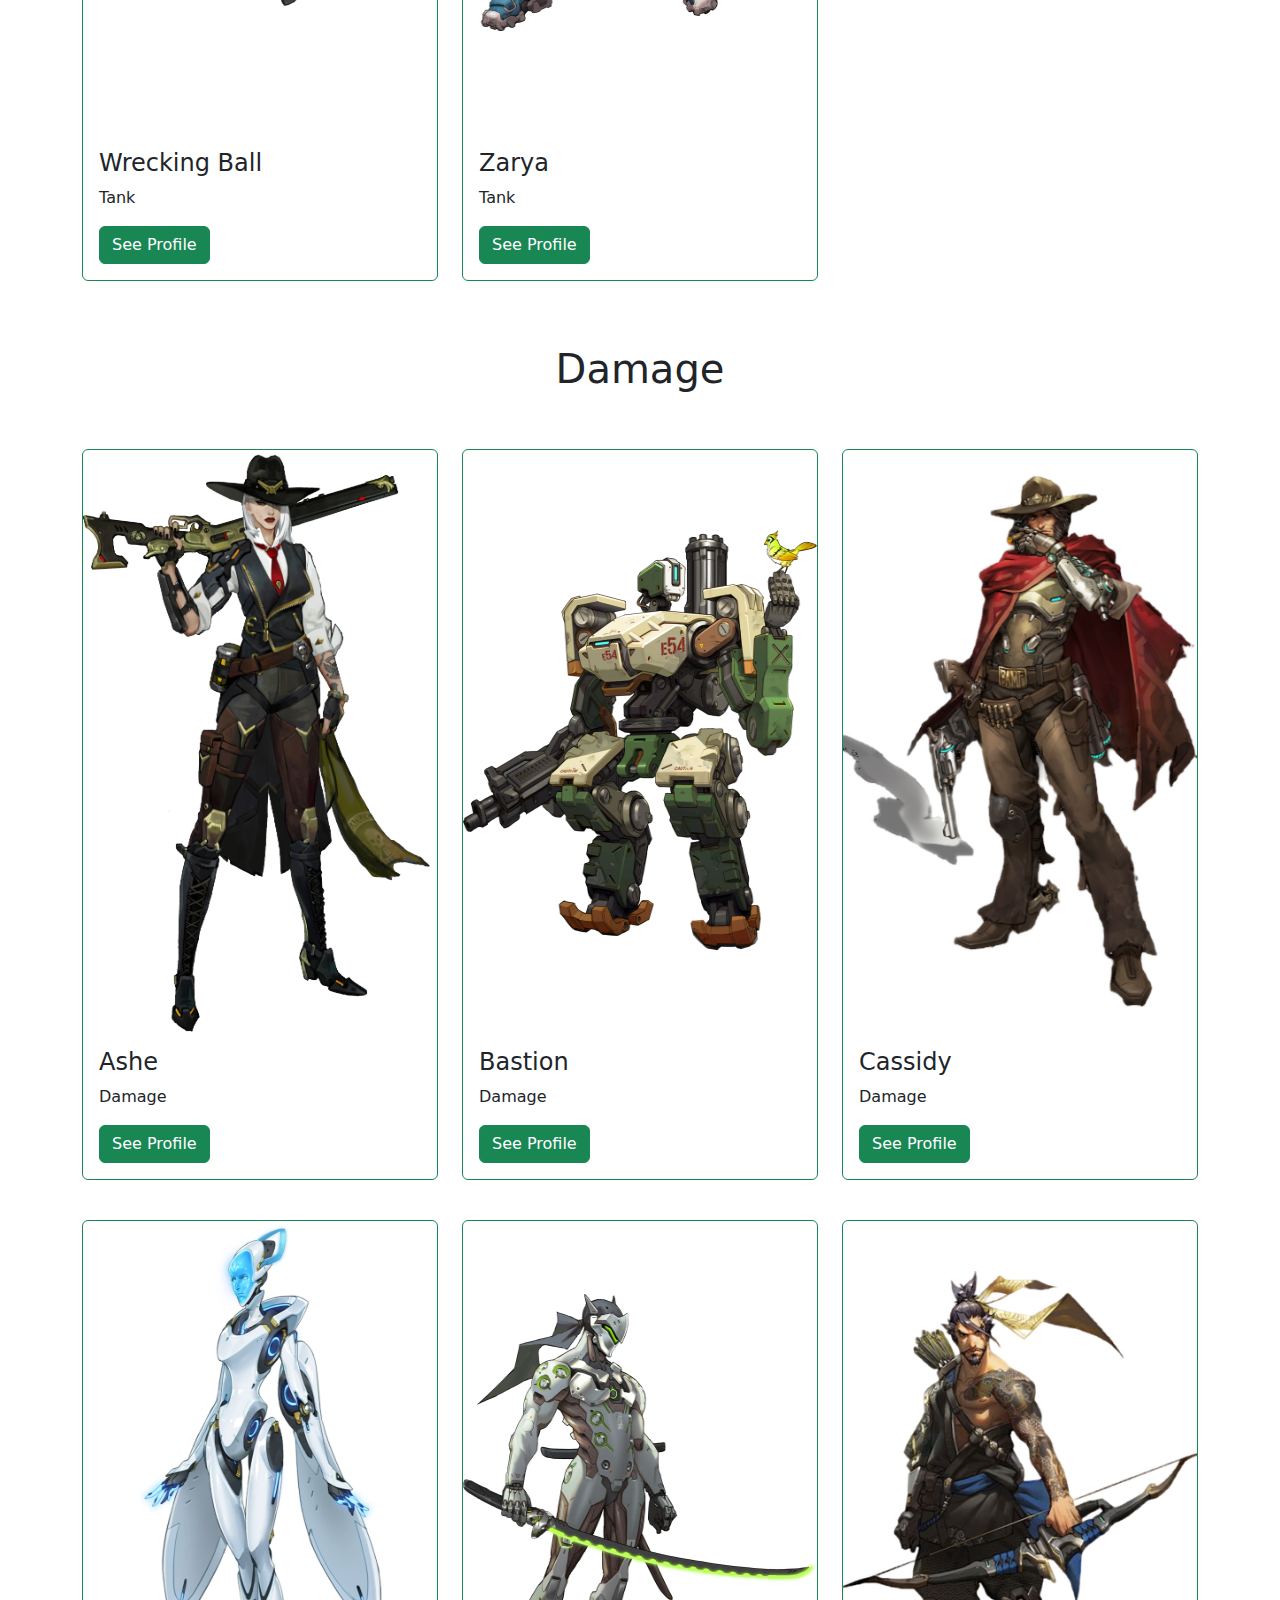
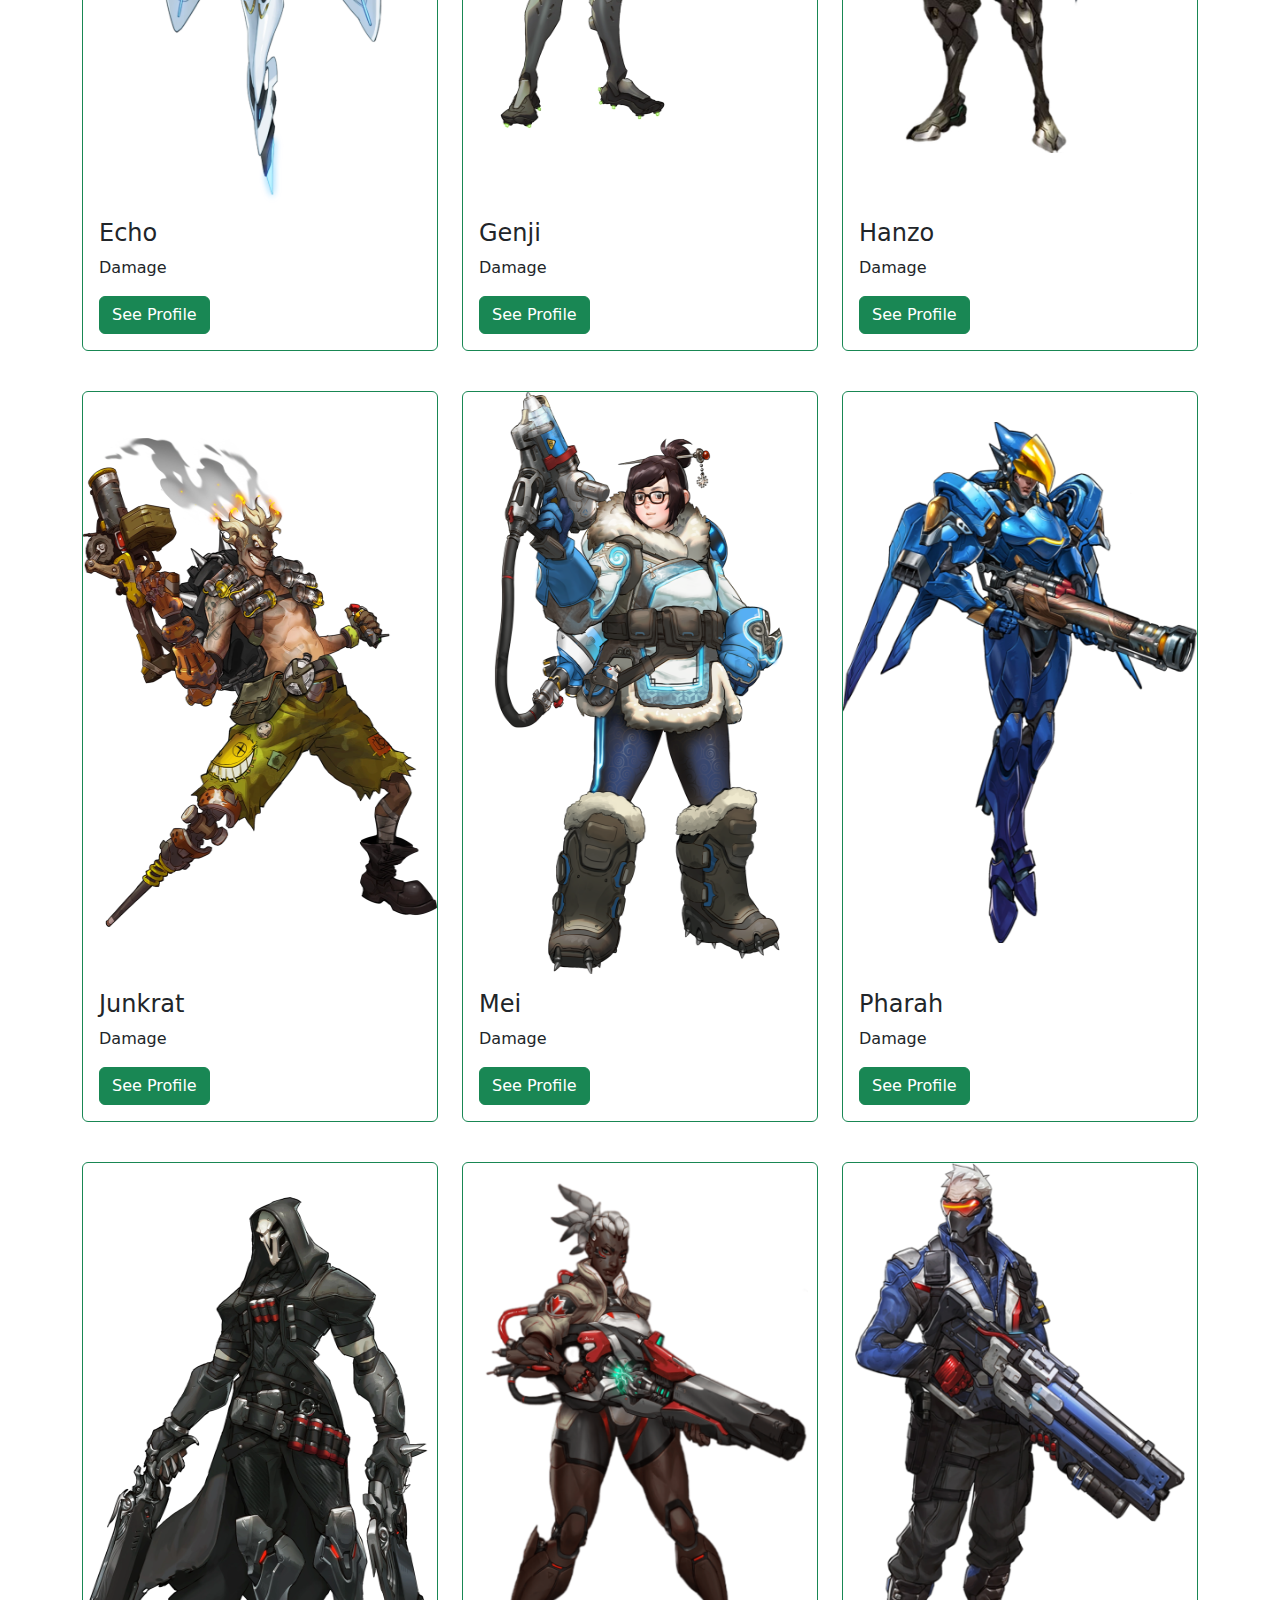
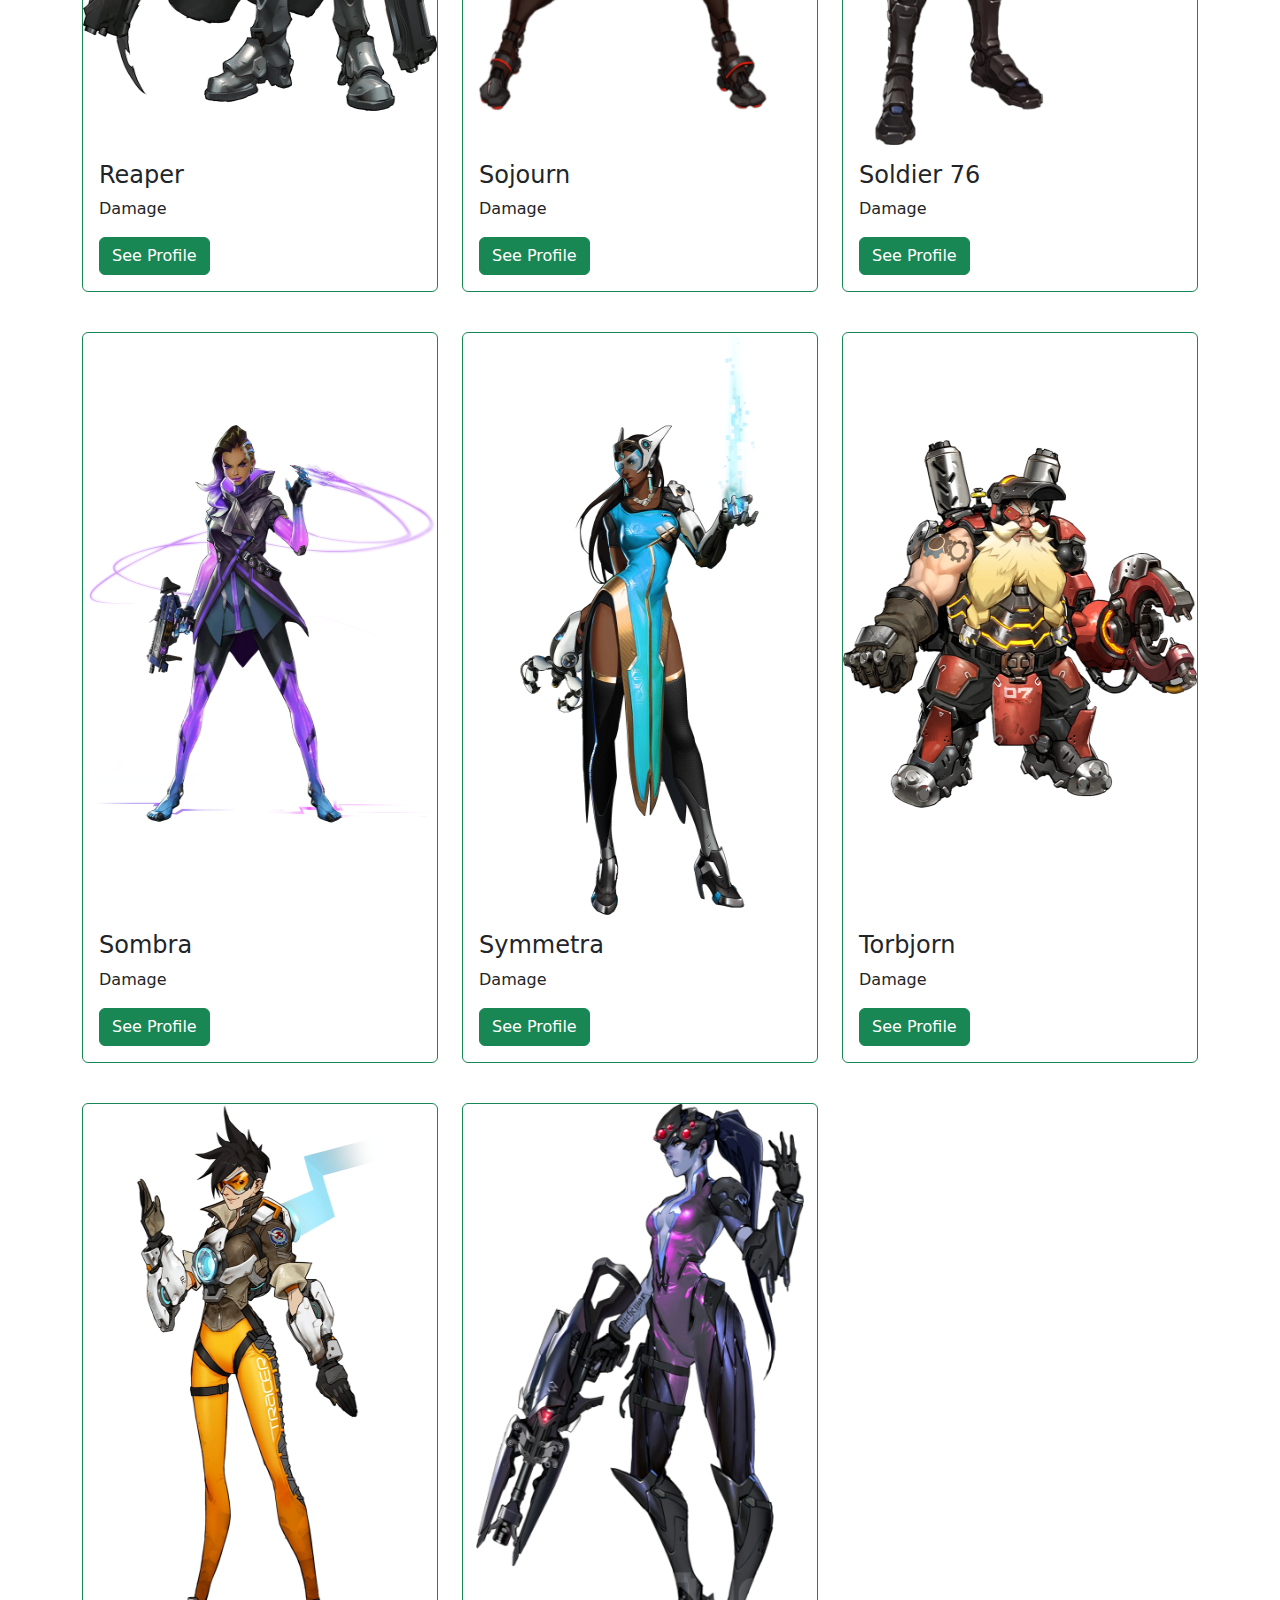
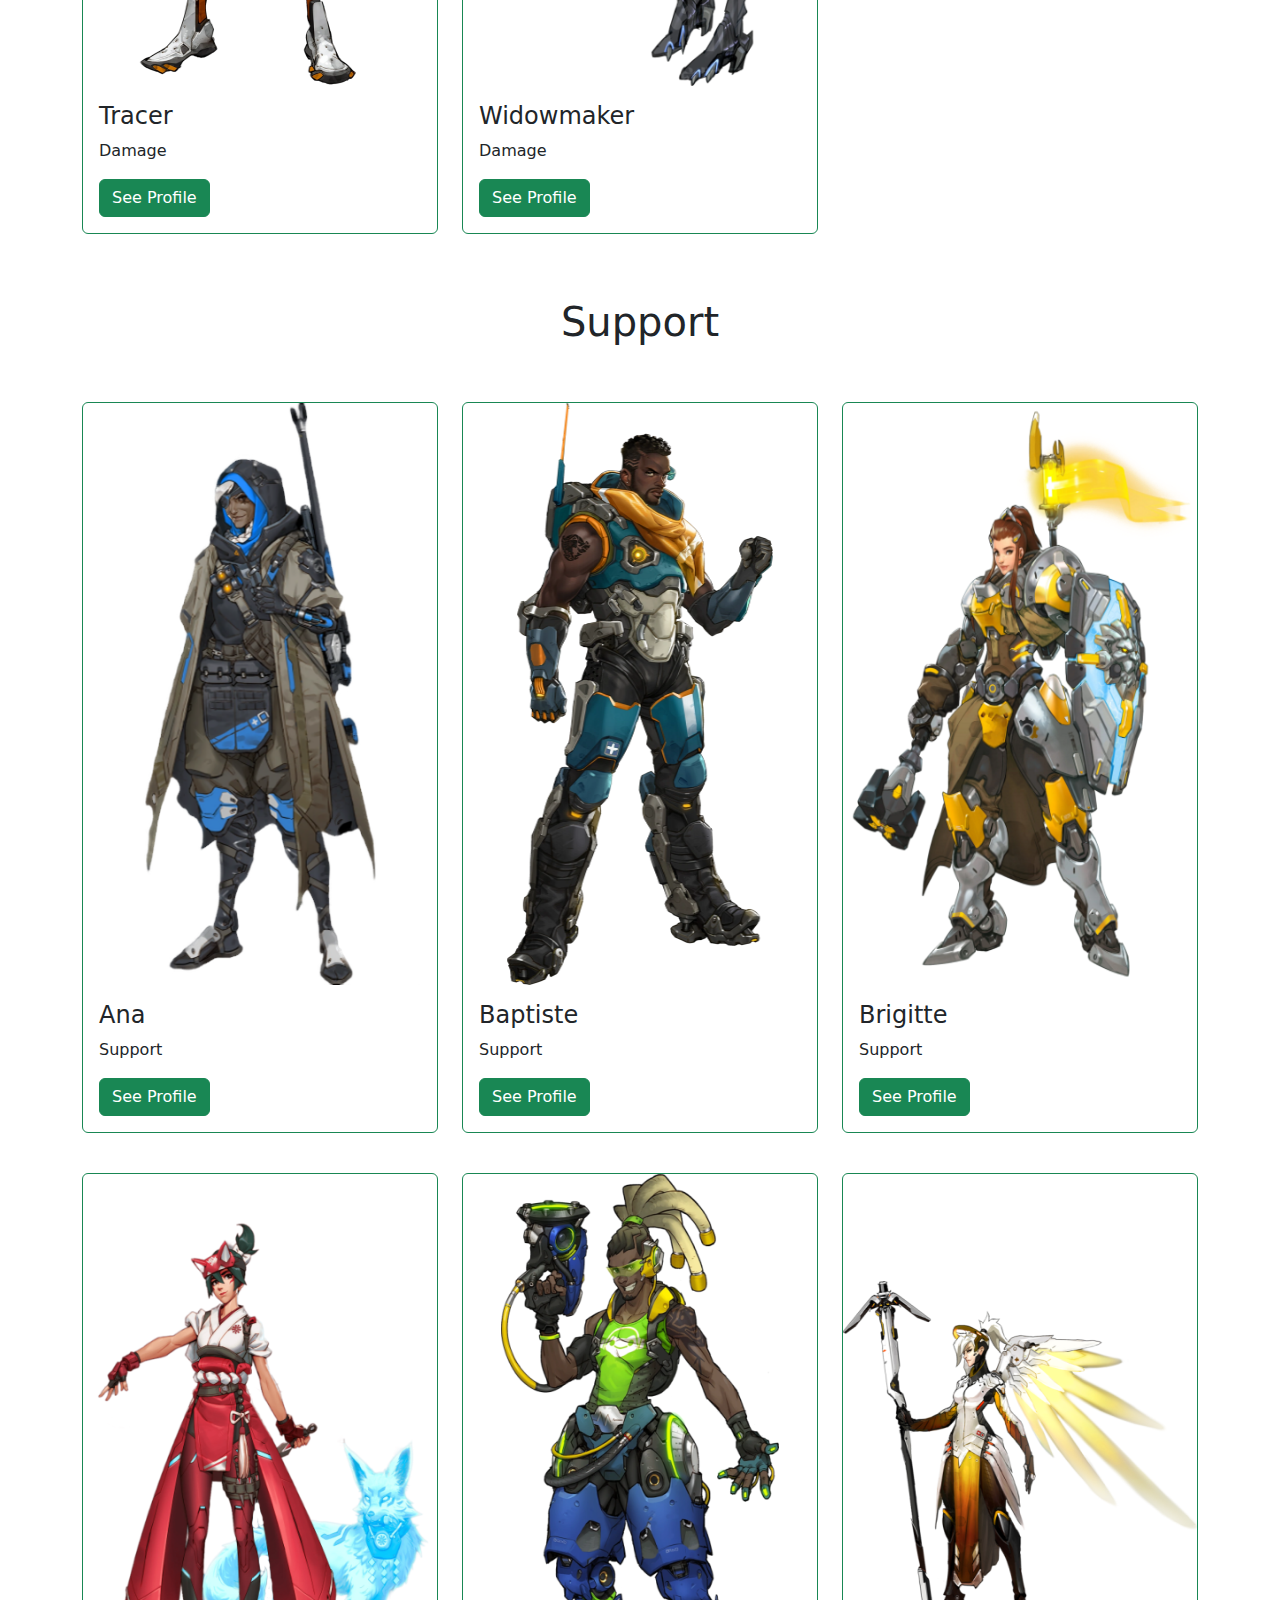
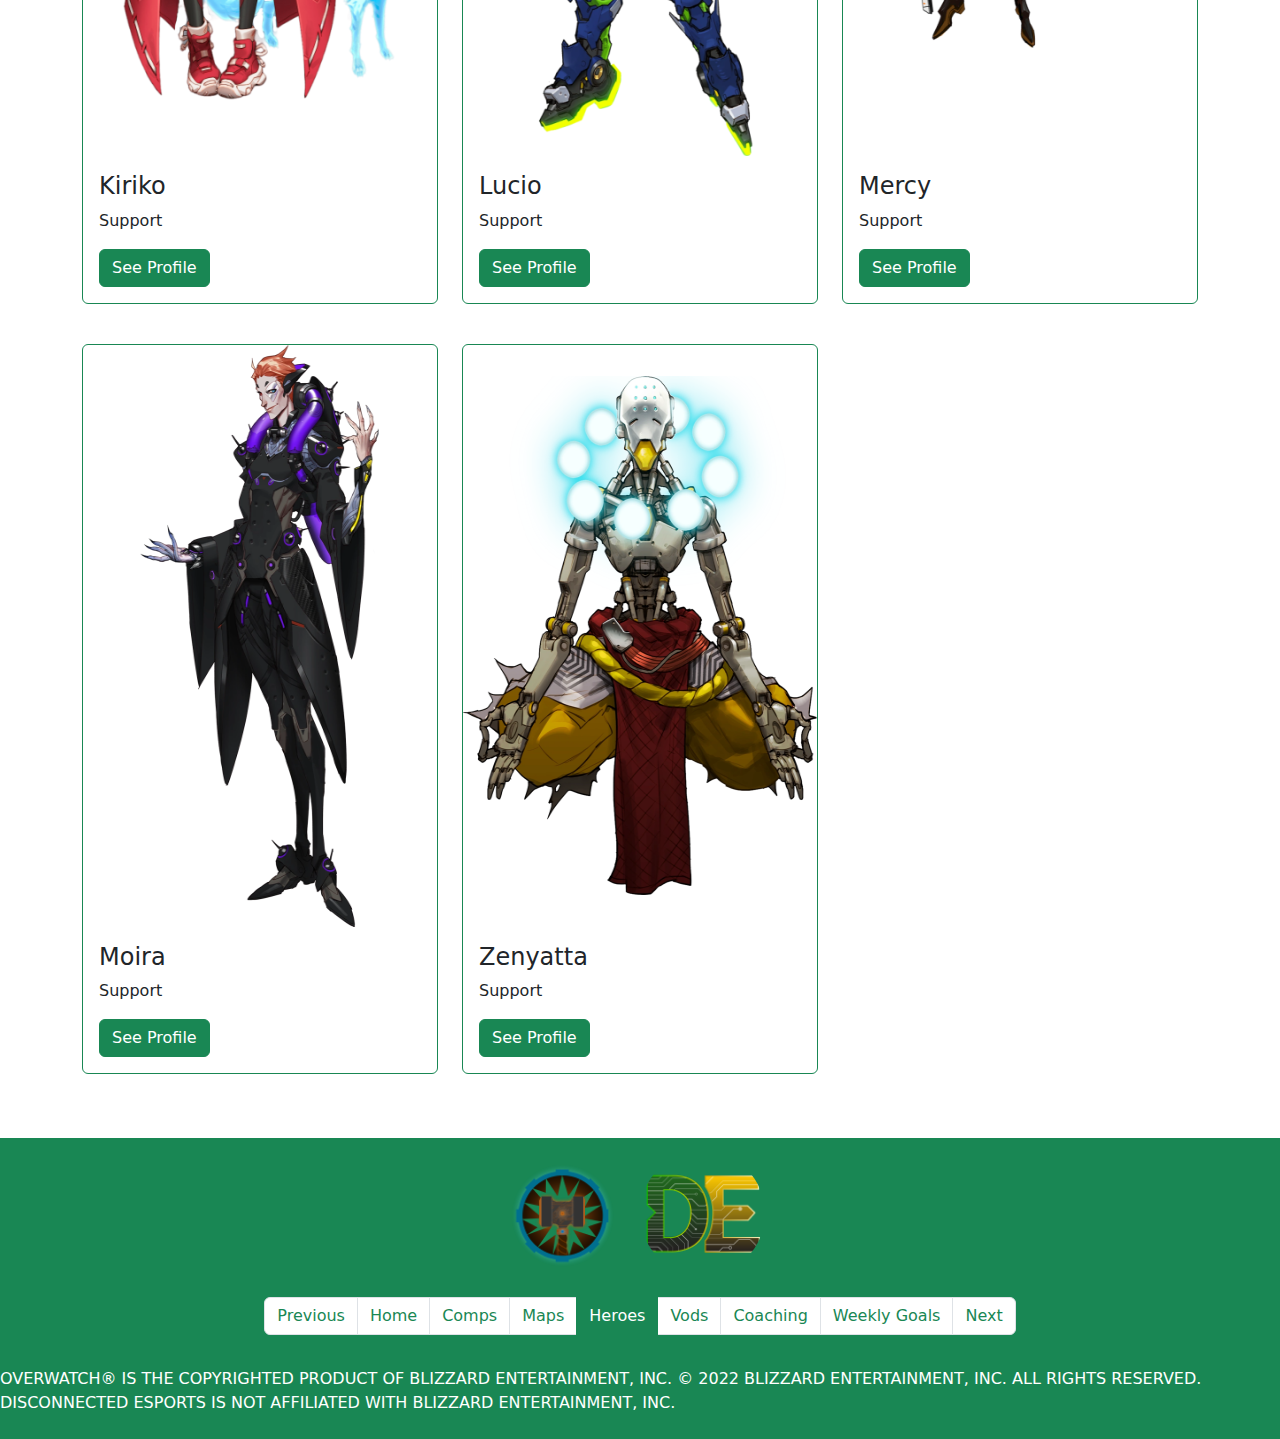
<file: heroes.html>
<!-- Header -->
<!DOCTYPE html>
<html lang="en">
<head>
  <title>Brute Force - Heroes</title>
  <meta charset="utf-8">
  <meta name="viewport" content="width=device-width, initial-scale=1">
  <link rel="stylesheet" href="style.css">
  <link rel="icon" type="image/x-icon" href="assets/bf.png">
  <link href="https://cdn.jsdelivr.net/npm/bootstrap@5.1.3/dist/css/bootstrap.min.css" rel="stylesheet">
  <script src="https://cdn.jsdelivr.net/npm/bootstrap@5.1.3/dist/js/bootstrap.bundle.min.js"></script>
</head>
<body>

<!-- Navigation -->

<nav class="navbar navbar-expand-sm bg-success navbar-dark">
  <div class="container-fluid">
    <a class="navbar-brand" href="index.html">
      <img src="assets/bf.png" alt="Logo" style="width:50px;" class="rounded-pill">
    </a>
  </div>
  <div class="container-fluid">
    <a class="navbar-brand" href="index.html" style="color:white;">Brute Force</a>
    <ul class="navbar-nav">
      <li class="nav-item">
        <a class="nav-link" href="index.html">Home</a>
      </li>
      <li class="nav-item">
        <a class="nav-link" href="comps.html">Comps</a>
      </li>
      <li class="nav-item">
        <a class="nav-link" href="maps.html">Maps</a>
      </li>
      <li class="nav-item">
        <a class="nav-link active" href="heroes.html">Heroes</a>
      </li>
      <li class="nav-item">
        <a class="nav-link" href="vods.html">Vods</a>
      </li>
      <li class="nav-item">
        <a class="nav-link" href="coaching.html">Coaching</a>
      </li>
      <li class="nav-item">
        <a class="nav-link" href="weekly.html">Weekly Goals</a>
      </li>
    </ul>
  </div>
</nav>

<!-- Heading -->

<div id="section1" class="container mt-5">
  <h1 style="text-align:center">Heroes</h1><br>
</div>

<!-- Auto-scroll -->

<br>

<div class="container mt-3">
    <ul class="nav nav-pills nav-justified">
      <li class="nav-item">
        <a href="#section1" class="btn btn-success btn-md">Tanks</a>
      </li>
      <li class="nav-item">
        <a href="#section2" class="btn btn-success btn-md">Damage</a>
      </li>
      <li class="nav-item">
        <a href="#section3" class="btn btn-success btn-md">Support</a>
      </li>
    </ul>
</div>

<!-- Content - Tank -->

<div id="section1" class="container mt-5">
    <h1 style="text-align:center">Tanks</h1><br>
    <br>
    <div class="row">
      <div class="col-sm-4">
        <div class="card border-success mb-3" style="max-width: 25rem;">
            <img class="card-img-top" src="assets/full/doomfist.png" alt="Doomfist" height="582" width="400">
            <div class="card-body">
              <h4 class="card-title">Doomfist</h4>
              <p class="card-text">Tank</p>
              <button type="button" class="btn btn-success" data-bs-toggle="modal" data-bs-target="#doomfist">See Profile</button>
            </div>
          </div>
      </div>
      <div class="col-sm-4">
        <div class="card border-success mb-3" style="max-width: 25rem;">
            <img class="card-img-top" src="assets/full/dva.png" alt="D.Va" height="582" width="400">
            <div class="card-body">
              <h4 class="card-title">D.Va</h4>
              <p class="card-text">Tank</p>
              <button type="button" class="btn btn-success" data-bs-toggle="modal" data-bs-target="#dva">See Profile</button>
            </div>
          </div>
      </div>
      <div class="col-sm-4">
        <div class="card border-success mb-3" style="max-width: 25rem;">
            <img class="card-img-top" src="assets/full/junkerqueen.png" alt="Junkerqueen" height="582" width="400">
            <div class="card-body">
              <h4 class="card-title">Junkerqueen</h4>
              <p class="card-text">Tank</p>
              <button type="button" class="btn btn-success" data-bs-toggle="modal" data-bs-target="#junkerqueen">See Profile</button>
            </div>
          </div>
      </div>
    </div>
    <br>
    <div class="row">
        <div class="col-sm-4">
        <div class="card border-success mb-3" style="max-width: 25rem;">
              <img class="card-img-top" src="assets/full/orisa.png" alt="Orisa" height="582" width="400">
              <div class="card-body">
                <h4 class="card-title">Orisa</h4>
                <p class="card-text">Tank</p>
                <button type="button" class="btn btn-success" data-bs-toggle="modal" data-bs-target="#orisa">See Profile</button>
              </div>
            </div>
        </div>
        <div class="col-sm-4">
            <div class="card border-success mb-3" style="max-width: 25rem;">
              <img class="card-img-top" src="assets/full/ramattra.png" alt="Ramattra" height="582" width="400">
              <div class="card-body">
                <h4 class="card-title">Ramattra</h4>
                <p class="card-text">Tank</p>
                <button type="button" class="btn btn-success" data-bs-toggle="modal" data-bs-target="#ramattra">See Profile</button>
              </div>
            </div>
          </div>
        <div class="col-sm-4">
          <div class="card border-success mb-3" style="max-width: 25rem;">
            <img class="card-img-top" src="assets/full/reinhardt.png" alt="Reinhardt" height="582" width="400">
            <div class="card-body">
              <h4 class="card-title">Reinhardt</h4>
              <p class="card-text">Tank</p>
              <button type="button" class="btn btn-success" data-bs-toggle="modal" data-bs-target="#reinhardt">See Profile</button>
            </div>
          </div>
        </div>
      </div>
      <br>
      <div class="row">
        <div class="col-sm-4">
          <div class="card border-success mb-3" style="max-width: 25rem;">
            <img class="card-img-top" src="assets/full/roadhog.png" alt="Roadhog" height="582" width="400">
            <div class="card-body">
              <h4 class="card-title">Roadhog</h4>
              <p class="card-text">Tank</p>
              <button type="button" class="btn btn-success" data-bs-toggle="modal" data-bs-target="#roadhog">See Profile</button>
            </div>
          </div>
        </div>
        <div class="col-sm-4">
          <div class="card border-success mb-3" style="max-width: 25rem;">
            <img class="card-img-top" src="assets/full/sigma.png" alt="Sigma" height="582" width="400">
            <div class="card-body">
              <h4 class="card-title">Sigma</h4>
              <p class="card-text">Tank</p>
              <button type="button" class="btn btn-success" data-bs-toggle="modal" data-bs-target="#sigma">See Profile</button>
            </div>
          </div>
        </div>
        <div class="col-sm-4">
          <div class="card border-success mb-3" style="max-width: 25rem;">
            <img class="card-img-top" src="assets/full/winston.png" alt="Winston" height="582" width="400">
            <div class="card-body">
              <h4 class="card-title">Winston</h4>
              <p class="card-text">Tank</p>
              <button type="button" class="btn btn-success" data-bs-toggle="modal" data-bs-target="#winston">See Profile</button>
            </div>
          </div>
        </div>
        </div>
        <br>
        <div class="row">
            <div class="col-sm-4">
              <div class="card border-success mb-3" style="max-width: 25rem;">
                <img class="card-img-top" src="assets/full/wreckingball.png" alt="Wrecking Ball" height="582" width="400">
                <div class="card-body">
                  <h4 class="card-title">Wrecking Ball</h4>
                  <p class="card-text">Tank</p>
                  <button type="button" class="btn btn-success" data-bs-toggle="modal" data-bs-target="#wreckingball">See Profile</button>
                </div>
              </div>
        </div>
        <div class="col-sm-4">
          <div class="card border-success mb-3" style="max-width: 25rem;">
            <img class="card-img-top" src="assets/full/zarya.png" alt="Zarya" height="582" width="400">
            <div class="card-body">
                <h4 class="card-title">Zarya</h4>
                <p class="card-text">Tank</p>
                <button type="button" class="btn btn-success" data-bs-toggle="modal" data-bs-target="#zarya">See Profile</button>
            </div>
        </div>
        </div>
        <div class="col-sm-4">
            
        </div>
        </div>
    </div>
</div>

<!-- Content - Damage -->

<div id="section2" class="container mt-5">
    <h1 style="text-align:center">Damage</h1><br>
    <br>
    <div class="row">
      <div class="col-sm-4">
        <div class="card border-success mb-3" style="max-width: 25rem;">
          <img class="card-img-top" src="assets/full/ashe.png" alt="Ashe" height="582" width="400">
          <div class="card-body">
              <h4 class="card-title">Ashe</h4>
              <p class="card-text">Damage</p>
              <button type="button" class="btn btn-success" data-bs-toggle="modal" data-bs-target="#ashe">See Profile</button>
          </div>
      </div>
      </div>
      <div class="col-sm-4">
        <div class="card border-success mb-3" style="max-width: 25rem;">
          <img class="card-img-top" src="assets/full/bastion.png" alt="Bastion" height="582" width="400">
          <div class="card-body">
              <h4 class="card-title">Bastion</h4>
              <p class="card-text">Damage</p>
              <button type="button" class="btn btn-success" data-bs-toggle="modal" data-bs-target="#bastion">See Profile</button>
          </div>
      </div>
      </div>
      <div class="col-sm-4">
        <div class="card border-success mb-3" style="max-width: 25rem;">
          <img class="card-img-top" src="assets/full/cassidy.png" alt="Cassidy" height="582" width="400">
          <div class="card-body">
              <h4 class="card-title">Cassidy</h4>
              <p class="card-text">Damage</p>
              <button type="button" class="btn btn-success" data-bs-toggle="modal" data-bs-target="#cassidy">See Profile</button>
          </div>
      </div>
      </div>
    </div>
    <br>
    <div class="row">
        <div class="col-sm-4">
          <div class="card border-success mb-3" style="max-width: 25rem;">
            <img class="card-img-top" src="assets/full/echo.png" alt="Echo" height="582" width="400">
            <div class="card-body">
                <h4 class="card-title">Echo</h4>
                <p class="card-text">Damage</p>
                <button type="button" class="btn btn-success" data-bs-toggle="modal" data-bs-target="#echo">See Profile</button>
            </div>
        </div>
        </div>
        <div class="col-sm-4">
          <div class="card border-success mb-3" style="max-width: 25rem;">
            <img class="card-img-top" src="assets/full/genji.png" alt="Genji" height="582" width="400">
            <div class="card-body">
                <h4 class="card-title">Genji</h4>
                <p class="card-text">Damage</p>
                <button type="button" class="btn btn-success" data-bs-toggle="modal" data-bs-target="#genji">See Profile</button>
            </div>
        </div>
        </div>
        <div class="col-sm-4">
          <div class="card border-success mb-3" style="max-width: 25rem;">
            <img class="card-img-top" src="assets/full/hanzo.png" alt="Hanzo" height="582" width="400">
            <div class="card-body">
                <h4 class="card-title">Hanzo</h4>
                <p class="card-text">Damage</p>
                <button type="button" class="btn btn-success" data-bs-toggle="modal" data-bs-target="#hanzo">See Profile</button>
            </div>
        </div>
        </div>
    </div>
    <br>
    <div class="row">
        <div class="col-sm-4">
          <div class="card border-success mb-3" style="max-width: 25rem;">
            <img class="card-img-top" src="assets/full/junkrat.png" alt="Junkrat" height="582" width="400">
            <div class="card-body">
                <h4 class="card-title">Junkrat</h4>
                <p class="card-text">Damage</p>
                <button type="button" class="btn btn-success" data-bs-toggle="modal" data-bs-target="#junkrat">See Profile</button>
            </div>
        </div>
        </div>
        <div class="col-sm-4">
          <div class="card border-success mb-3" style="max-width: 25rem;">
            <img class="card-img-top" src="assets/full/mei.png" alt="Mei" height="582" width="400">
            <div class="card-body">
                <h4 class="card-title">Mei</h4>
                <p class="card-text">Damage</p>
                <button type="button" class="btn btn-success" data-bs-toggle="modal" data-bs-target="#mei">See Profile</button>
            </div>
        </div>
        </div>
        <div class="col-sm-4">
          <div class="card border-success mb-3" style="max-width: 25rem;">
            <img class="card-img-top" src="assets/full/pharah.png" alt="Pharah" height="582" width="400">
            <div class="card-body">
                <h4 class="card-title">Pharah</h4>
                <p class="card-text">Damage</p>
                <button type="button" class="btn btn-success" data-bs-toggle="modal" data-bs-target="#pharah">See Profile</button>
            </div>
        </div>
        </div>
    </div>
    <br>
    <div class="row">
        <div class="col-sm-4">
          <div class="card border-success mb-3" style="max-width: 25rem;">
            <img class="card-img-top" src="assets/full/reaper.png" alt="Reaper" height="582" width="400">
            <div class="card-body">
                <h4 class="card-title">Reaper</h4>
                <p class="card-text">Damage</p>
                <button type="button" class="btn btn-success" data-bs-toggle="modal" data-bs-target="#reaper">See Profile</button>
            </div>
        </div>
        </div>
        <div class="col-sm-4">
          <div class="card border-success mb-3" style="max-width: 25rem;">
            <img class="card-img-top" src="assets/full/sojourn.png" alt="Sojourn" height="582" width="400">
            <div class="card-body">
                <h4 class="card-title">Sojourn</h4>
                <p class="card-text">Damage</p>
                <button type="button" class="btn btn-success" data-bs-toggle="modal" data-bs-target="#sojourn">See Profile</button>
            </div>
        </div>
        </div>
        <div class="col-sm-4">
          <div class="card border-success mb-3" style="max-width: 25rem;">
            <img class="card-img-top" src="assets/full/soldier76.png" alt="Soldier 76" height="582" width="400">
            <div class="card-body">
                <h4 class="card-title">Soldier 76</h4>
                <p class="card-text">Damage</p>
                <button type="button" class="btn btn-success" data-bs-toggle="modal" data-bs-target="#soldier">See Profile</button>
            </div>
        </div>
        </div>
    </div>
    <br>
    <div class="row">
        <div class="col-sm-4">
          <div class="card border-success mb-3" style="max-width: 25rem;">
            <img class="card-img-top" src="assets/full/sombra.png" alt="Sombra" height="582" width="400">
            <div class="card-body">
                <h4 class="card-title">Sombra</h4>
                <p class="card-text">Damage</p>
                <button type="button" class="btn btn-success" data-bs-toggle="modal" data-bs-target="#sombra">See Profile</button>
            </div>
        </div>
        </div>
        <div class="col-sm-4">
          <div class="card border-success mb-3" style="max-width: 25rem;">
            <img class="card-img-top" src="assets/full/symmetra.png" alt="Symmetra" height="582" width="400">
            <div class="card-body">
                <h4 class="card-title">Symmetra</h4>
                <p class="card-text">Damage</p>
                <button type="button" class="btn btn-success" data-bs-toggle="modal" data-bs-target="#symmetra">See Profile</button>
            </div>
        </div>
        </div>
        <div class="col-sm-4">
          <div class="card border-success mb-3" style="max-width: 25rem;">
            <img class="card-img-top" src="assets/full/torbjorn.png" alt="Torbjorn" height="582" width="400">
            <div class="card-body">
                <h4 class="card-title">Torbjorn</h4>
                <p class="card-text">Damage</p>
                <button type="button" class="btn btn-success" data-bs-toggle="modal" data-bs-target="#torbjorn">See Profile</button>
            </div>
        </div>
        </div>
      </div>
      <br>
    <div class="row">
        <div class="col-sm-4">
          <div class="card border-success mb-3" style="max-width: 25rem;">
            <img class="card-img-top" src="assets/full/tracer.png" alt="Tracer" height="582" width="400">
            <div class="card-body">
                <h4 class="card-title">Tracer</h4>
                <p class="card-text">Damage</p>
                <button type="button" class="btn btn-success" data-bs-toggle="modal" data-bs-target="#tracer">See Profile</button>
            </div>
        </div>
        </div>
        <div class="col-sm-4">
          <div class="card border-success mb-3" style="max-width: 25rem;">
            <img class="card-img-top" src="assets/full/widowmaker.png" alt="Widowmaker" height="582" width="400">
            <div class="card-body">
                <h4 class="card-title">Widowmaker</h4>
                <p class="card-text">Damage</p>
                <button type="button" class="btn btn-success" data-bs-toggle="modal" data-bs-target="#widowmaker">See Profile</button>
            </div>
        </div>
        </div>
        <div class="col-sm-4">
          
        </div>
      </div>
</div>

<!-- Content - Support -->

<div id="section3" class="container mt-5">
    <h1 style="text-align:center">Support</h1><br>
    <br>
    <div class="row">
      <div class="col-sm-4">
        <div class="card border-success mb-3" style="max-width: 25rem;">
            <img class="card-img-top" src="assets/full/ana.png" alt="Ana" height="582" width="400">
            <div class="card-body">
                <h4 class="card-title">Ana</h4>
                <p class="card-text">Support</p>
                <button type="button" class="btn btn-success" data-bs-toggle="modal" data-bs-target="#ana">See Profile</button>
            </div>
        </div>
      </div>
      <div class="col-sm-4">
        <div class="card border-success mb-3" style="max-width: 25rem;">
            <img class="card-img-top" src="assets/full/baptiste.png" alt="Baptiste" height="582" width="400">
            <div class="card-body">
                <h4 class="card-title">Baptiste</h4>
                <p class="card-text">Support</p>
                <button type="button" class="btn btn-success" data-bs-toggle="modal" data-bs-target="#baptiste">See Profile</button>
            </div>
        </div>
      </div>
      <div class="col-sm-4">
        <div class="card border-success mb-3" style="max-width: 25rem;">
            <img class="card-img-top" src="assets/full/brigitte.png" alt="Brigitte" height="582" width="400">
            <div class="card-body">
                <h4 class="card-title">Brigitte</h4>
                <p class="card-text">Support</p>
                <button type="button" class="btn btn-success" data-bs-toggle="modal" data-bs-target="#brigitte">See Profile</button>
            </div>
        </div>
      </div>
    </div>
    <br>
    <div class="row">
        <div class="col-sm-4">
            <div class="card border-success mb-3" style="max-width: 25rem;">
                <img class="card-img-top" src="assets/full/kiriko.png" alt="Kiriko" height="582" width="400">
                <div class="card-body">
                    <h4 class="card-title">Kiriko</h4>
                    <p class="card-text">Support</p>
                    <button type="button" class="btn btn-success" data-bs-toggle="modal" data-bs-target="#kiriko">See Profile</button>
                </div>
            </div>
        </div>
        <div class="col-sm-4">
          <div class="card border-success mb-3" style="max-width: 25rem;">
            <img class="card-img-top" src="assets/full/lucio.png" alt="Lucio" height="582" width="400">
            <div class="card-body">
                <h4 class="card-title">Lucio</h4>
                <p class="card-text">Support</p>
                <button type="button" class="btn btn-success" data-bs-toggle="modal" data-bs-target="#lucio">See Profile</button>
            </div>
        </div>
        </div>
        <div class="col-sm-4">
          <div class="card border-success mb-3" style="max-width: 25rem;">
            <img class="card-img-top" src="assets/full/mercy.png" alt="Mercy" height="582" width="400">
            <div class="card-body">
                <h4 class="card-title">Mercy</h4>
                <p class="card-text">Support</p>
                <button type="button" class="btn btn-success" data-bs-toggle="modal" data-bs-target="#mercy">See Profile</button>
            </div>
        </div>
        </div>
    </div>
    <br>
    <div class="row">
        <div class="col-sm-4">
          <div class="card border-success mb-3" style="max-width: 25rem;">
            <img class="card-img-top" src="assets/full/moira.png" alt="Moira" height="582" width="400">
            <div class="card-body">
                <h4 class="card-title">Moira</h4>
                <p class="card-text">Support</p>
                <button type="button" class="btn btn-success" data-bs-toggle="modal" data-bs-target="#moira">See Profile</button>
            </div>
        </div>
        </div>
        <div class="col-sm-4">
            <div class="card border-success mb-3" style="max-width: 25rem;">
                <img class="card-img-top" src="assets/full/zenyatta.png" alt="Zenyatta" height="582" width="400">
                <div class="card-body">
                    <h4 class="card-title">Zenyatta</h4>
                    <p class="card-text">Support</p>
                    <button type="button" class="btn btn-success" data-bs-toggle="modal" data-bs-target="#zenyatta">See Profile</button>
                </div>
            </div>
        </div>
        <div class="col-sm-4">
          
        </div>
    </div>
</div>

<!-- Modals Tanks -->

<div class="modal" id="doomfist">
  <div class="modal-dialog modal-xl">
    <div class="modal-content">
      <div class="modal-header">
        <h4 class="modal-title">Doomfist</h4>
        <button type="button" class="btn-close" data-bs-dismiss="modal"></button>
      </div>
      <div class="modal-body">
        <p>Hero: Doomfist</p>
        <p>Role: Tank</p>
        <p>Style: </p>
      </div>
      <div class="modal-footer">
        <button type="button" class="btn btn-success" data-bs-dismiss="modal">Close</button>
      </div>
    </div>
  </div>
</div>

<div class="modal" id="dva">
  <div class="modal-dialog modal-xl">
    <div class="modal-content">
      <div class="modal-header">
        <h4 class="modal-title">D.Va</h4>
        <button type="button" class="btn-close" data-bs-dismiss="modal"></button>
      </div>
      <div class="modal-body">
        <p>Hero: D.Va</p>
        <p>Role: Tank</p>
        <p>Style: </p>
      </div>
      <div class="modal-footer">
        <button type="button" class="btn btn-success" data-bs-dismiss="modal">Close</button>
      </div>
    </div>
  </div>
</div>

<div class="modal" id="junkerqueen">
  <div class="modal-dialog modal-xl">
    <div class="modal-content">
      <div class="modal-header">
        <h4 class="modal-title">Junkerqueen</h4>
        <button type="button" class="btn-close" data-bs-dismiss="modal"></button>
      </div>
      <div class="modal-body">
        <p>Hero: Junkerqueen</p>
        <p>Role: Tank</p>
        <p>Style: </p>
      </div>
      <div class="modal-footer">
        <button type="button" class="btn btn-success" data-bs-dismiss="modal">Close</button>
      </div>
    </div>
  </div>
</div>

<div class="modal" id="orisa">
  <div class="modal-dialog modal-xl">
    <div class="modal-content">
      <div class="modal-header">
        <h4 class="modal-title">Orisa</h4>
        <button type="button" class="btn-close" data-bs-dismiss="modal"></button>
      </div>
      <div class="modal-body">
        <p>Hero: Orisa</p>
        <p>Role: Tank</p>
        <p>Style: </p>
      </div>
      <div class="modal-footer">
        <button type="button" class="btn btn-success" data-bs-dismiss="modal">Close</button>
      </div>
    </div>
  </div>
</div>

<div class="modal" id="ramattra">
  <div class="modal-dialog modal-xl">
    <div class="modal-content">
      <div class="modal-header">
        <h4 class="modal-title">Ramattra</h4>
        <button type="button" class="btn-close" data-bs-dismiss="modal"></button>
      </div>
      <div class="modal-body">
        <p>Hero: Ramattra</p>
        <p>Role: Tank</p>
        <p>Style: </p>
      </div>
      <div class="modal-footer">
        <button type="button" class="btn btn-success" data-bs-dismiss="modal">Close</button>
      </div>
    </div>
  </div>
</div>

<div class="modal" id="reinhardt">
  <div class="modal-dialog modal-xl">
    <div class="modal-content">
      <div class="modal-header">
        <h4 class="modal-title">Reinhardt</h4>
        <button type="button" class="btn-close" data-bs-dismiss="modal"></button>
      </div>
      <div class="modal-body">
        <p>Hero: Reinhardt</p>
        <p>Role: Tank</p>
        <p>Style: </p>
      </div>
      <div class="modal-footer">
        <button type="button" class="btn btn-success" data-bs-dismiss="modal">Close</button>
      </div>
    </div>
  </div>
</div>

<div class="modal" id="roadhog">
  <div class="modal-dialog modal-xl">
    <div class="modal-content">
      <div class="modal-header">
        <h4 class="modal-title">Roadhog</h4>
        <button type="button" class="btn-close" data-bs-dismiss="modal"></button>
      </div>
      <div class="modal-body">
        <p>Hero: Roadhog</p>
        <p>Role: Tank</p>
        <p>Style: </p>
      </div>
      <div class="modal-footer">
        <button type="button" class="btn btn-success" data-bs-dismiss="modal">Close</button>
      </div>
    </div>
  </div>
</div>

<div class="modal" id="sigma">
  <div class="modal-dialog modal-xl">
    <div class="modal-content">
      <div class="modal-header">
        <h4 class="modal-title">Sigma</h4>
        <button type="button" class="btn-close" data-bs-dismiss="modal"></button>
      </div>
      <div class="modal-body">
        <p>Hero: Sigma</p>
        <p>Role: Tank</p>
        <p>Style: </p>
      </div>
      <div class="modal-footer">
        <button type="button" class="btn btn-success" data-bs-dismiss="modal">Close</button>
      </div>
    </div>
  </div>
</div>

<div class="modal" id="winston">
  <div class="modal-dialog modal-xl">
    <div class="modal-content">
      <div class="modal-header">
        <h4 class="modal-title">Winston</h4>
        <button type="button" class="btn-close" data-bs-dismiss="modal"></button>
      </div>
      <div class="modal-body">
        <p>Hero: Winston</p>
        <p>Role: Tank</p>
        <p>Style: </p>
      </div>
      <div class="modal-footer">
        <button type="button" class="btn btn-success" data-bs-dismiss="modal">Close</button>
      </div>
    </div>
  </div>
</div>

<div class="modal" id="wreckingball">
  <div class="modal-dialog modal-xl">
    <div class="modal-content">
      <div class="modal-header">
        <h4 class="modal-title">Wrecking Ball</h4>
        <button type="button" class="btn-close" data-bs-dismiss="modal"></button>
      </div>
      <div class="modal-body">
        <p>Hero: Wrecking Ball</p>
        <p>Role: Tank</p>
        <p>Style: </p>
      </div>
      <div class="modal-footer">
        <button type="button" class="btn btn-success" data-bs-dismiss="modal">Close</button>
      </div>
    </div>
  </div>
</div>

<div class="modal" id="zarya">
  <div class="modal-dialog modal-xl">
    <div class="modal-content">
      <div class="modal-header">
        <h4 class="modal-title">Zarya</h4>
        <button type="button" class="btn-close" data-bs-dismiss="modal"></button>
      </div>
      <div class="modal-body">
        <p>Hero: Zarya</p>
        <p>Role: Tank</p>
        <p>Style: </p>
      </div>
      <div class="modal-footer">
        <button type="button" class="btn btn-success" data-bs-dismiss="modal">Close</button>
      </div>
    </div>
  </div>
</div>

<!-- Modals Damage -->

<div class="modal" id="ashe">
  <div class="modal-dialog modal-xl">
    <div class="modal-content">
      <div class="modal-header">
        <h4 class="modal-title">Ashe</h4>
        <button type="button" class="btn-close" data-bs-dismiss="modal"></button>
      </div>
      <div class="modal-body">
        <p>Hero: Ashe</p>
        <p>Role: Damage</p>
        <p>Style: </p>
      </div>
      <div class="modal-footer">
        <button type="button" class="btn btn-success" data-bs-dismiss="modal">Close</button>
      </div>
    </div>
  </div>
</div>

<div class="modal" id="bastion">
  <div class="modal-dialog modal-xl">
    <div class="modal-content">
      <div class="modal-header">
        <h4 class="modal-title">Bastion</h4>
        <button type="button" class="btn-close" data-bs-dismiss="modal"></button>
      </div>
      <div class="modal-body">
        <p>Hero: Bastion</p>
        <p>Role: Damage</p>
        <p>Style: </p>
      </div>
      <div class="modal-footer">
        <button type="button" class="btn btn-success" data-bs-dismiss="modal">Close</button>
      </div>
    </div>
  </div>
</div>

<div class="modal" id="cassidy">
  <div class="modal-dialog modal-xl">
    <div class="modal-content">
      <div class="modal-header">
        <h4 class="modal-title">Cassidy</h4>
        <button type="button" class="btn-close" data-bs-dismiss="modal"></button>
      </div>
      <div class="modal-body">
        <p>Hero: Cassidy</p>
        <p>Role: Damage</p>
        <p>Style: </p>
      </div>
      <div class="modal-footer">
        <button type="button" class="btn btn-success" data-bs-dismiss="modal">Close</button>
      </div>
    </div>
  </div>
</div>

<div class="modal" id="echo">
  <div class="modal-dialog modal-xl">
    <div class="modal-content">
      <div class="modal-header">
        <h4 class="modal-title">Echo</h4>
        <button type="button" class="btn-close" data-bs-dismiss="modal"></button>
      </div>
      <div class="modal-body">
        <p>Hero: Echo</p>
        <p>Role: Damage</p>
        <p>Style: </p>
      </div>
      <div class="modal-footer">
        <button type="button" class="btn btn-success" data-bs-dismiss="modal">Close</button>
      </div>
    </div>
  </div>
</div>

<div class="modal" id="genji">
  <div class="modal-dialog modal-xl">
    <div class="modal-content">
      <div class="modal-header">
        <h4 class="modal-title">Genji</h4>
        <button type="button" class="btn-close" data-bs-dismiss="modal"></button>
      </div>
      <div class="modal-body">
        <p>Hero: Genji</p>
        <p>Role: Damage</p>
        <p>Style: </p>
      </div>
      <div class="modal-footer">
        <button type="button" class="btn btn-success" data-bs-dismiss="modal">Close</button>
      </div>
    </div>
  </div>
</div>

<div class="modal" id="eanzo">
  <div class="modal-dialog modal-xl">
    <div class="modal-content">
      <div class="modal-header">
        <h4 class="modal-title">Echo</h4>
        <button type="button" class="btn-close" data-bs-dismiss="modal"></button>
      </div>
      <div class="modal-body">
        <p>Hero: Echo</p>
        <p>Role: Damage</p>
        <p>Style: </p>
      </div>
      <div class="modal-footer">
        <button type="button" class="btn btn-success" data-bs-dismiss="modal">Close</button>
      </div>
    </div>
  </div>
</div>

<div class="modal" id="hanzo">
  <div class="modal-dialog modal-xl">
    <div class="modal-content">
      <div class="modal-header">
        <h4 class="modal-title">Hanzo</h4>
        <button type="button" class="btn-close" data-bs-dismiss="modal"></button>
      </div>
      <div class="modal-body">
        <p>Hero: Hanzo</p>
        <p>Role: Damage</p>
        <p>Style: </p>
      </div>
      <div class="modal-footer">
        <button type="button" class="btn btn-success" data-bs-dismiss="modal">Close</button>
      </div>
    </div>
  </div>
</div>

<div class="modal" id="junkrat">
  <div class="modal-dialog modal-xl">
    <div class="modal-content">
      <div class="modal-header">
        <h4 class="modal-title">Junkrat</h4>
        <button type="button" class="btn-close" data-bs-dismiss="modal"></button>
      </div>
      <div class="modal-body">
        <p>Hero: Junkrat</p>
        <p>Role: Damage</p>
        <p>Style: </p>
      </div>
      <div class="modal-footer">
        <button type="button" class="btn btn-success" data-bs-dismiss="modal">Close</button>
      </div>
    </div>
  </div>
</div>

<div class="modal" id="mei">
  <div class="modal-dialog modal-xl">
    <div class="modal-content">
      <div class="modal-header">
        <h4 class="modal-title">Mei</h4>
        <button type="button" class="btn-close" data-bs-dismiss="modal"></button>
      </div>
      <div class="modal-body">
        <p>Hero: Mei</p>
        <p>Role: Damage</p>
        <p>Style: </p>
      </div>
      <div class="modal-footer">
        <button type="button" class="btn btn-success" data-bs-dismiss="modal">Close</button>
      </div>
    </div>
  </div>
</div>

<div class="modal" id="pharah">
  <div class="modal-dialog modal-xl">
    <div class="modal-content">
      <div class="modal-header">
        <h4 class="modal-title">Pharah</h4>
        <button type="button" class="btn-close" data-bs-dismiss="modal"></button>
      </div>
      <div class="modal-body">
        <p>Hero: Pharah</p>
        <p>Role: Damage</p>
        <p>Style: </p>
      </div>
      <div class="modal-footer">
        <button type="button" class="btn btn-success" data-bs-dismiss="modal">Close</button>
      </div>
    </div>
  </div>
</div>

<div class="modal" id="reaper">
  <div class="modal-dialog modal-xl">
    <div class="modal-content">
      <div class="modal-header">
        <h4 class="modal-title">Reaper</h4>
        <button type="button" class="btn-close" data-bs-dismiss="modal"></button>
      </div>
      <div class="modal-body">
        <p>Hero: Reaper</p>
        <p>Role: Damage</p>
        <p>Style: </p>
      </div>
      <div class="modal-footer">
        <button type="button" class="btn btn-success" data-bs-dismiss="modal">Close</button>
      </div>
    </div>
  </div>
</div>

<div class="modal" id="sojourn">
  <div class="modal-dialog modal-xl">
    <div class="modal-content">
      <div class="modal-header">
        <h4 class="modal-title">Sojourn</h4>
        <button type="button" class="btn-close" data-bs-dismiss="modal"></button>
      </div>
      <div class="modal-body">
        <p>Hero: Sojourn</p>
        <p>Role: Damage</p>
        <p>Style: </p>
      </div>
      <div class="modal-footer">
        <button type="button" class="btn btn-success" data-bs-dismiss="modal">Close</button>
      </div>
    </div>
  </div>
</div>

<div class="modal" id="soldier">
  <div class="modal-dialog modal-xl">
    <div class="modal-content">
      <div class="modal-header">
        <h4 class="modal-title">Soldier 76</h4>
        <button type="button" class="btn-close" data-bs-dismiss="modal"></button>
      </div>
      <div class="modal-body">
        <p>Hero: Soldier 76</p>
        <p>Role: Damage</p>
        <p>Style: </p>
      </div>
      <div class="modal-footer">
        <button type="button" class="btn btn-success" data-bs-dismiss="modal">Close</button>
      </div>
    </div>
  </div>
</div>

<div class="modal" id="sombra">
  <div class="modal-dialog modal-xl">
    <div class="modal-content">
      <div class="modal-header">
        <h4 class="modal-title">Sombra</h4>
        <button type="button" class="btn-close" data-bs-dismiss="modal"></button>
      </div>
      <div class="modal-body">
        <p>Hero: Sombra</p>
        <p>Role: Damage</p>
        <p>Style: </p>
      </div>
      <div class="modal-footer">
        <button type="button" class="btn btn-success" data-bs-dismiss="modal">Close</button>
      </div>
    </div>
  </div>
</div>

<div class="modal" id="symmerta">
  <div class="modal-dialog modal-xl">
    <div class="modal-content">
      <div class="modal-header">
        <h4 class="modal-title">Symmerta</h4>
        <button type="button" class="btn-close" data-bs-dismiss="modal"></button>
      </div>
      <div class="modal-body">
        <p>Hero: Symmerta</p>
        <p>Role: Damage</p>
        <p>Style: </p>
      </div>
      <div class="modal-footer">
        <button type="button" class="btn btn-success" data-bs-dismiss="modal">Close</button>
      </div>
    </div>
  </div>
</div>

<div class="modal" id="torbjorn">
  <div class="modal-dialog modal-xl">
    <div class="modal-content">
      <div class="modal-header">
        <h4 class="modal-title">Torbjorn</h4>
        <button type="button" class="btn-close" data-bs-dismiss="modal"></button>
      </div>
      <div class="modal-body">
        <p>Hero: Torbjorn</p>
        <p>Role: Damage</p>
        <p>Style: </p>
      </div>
      <div class="modal-footer">
        <button type="button" class="btn btn-success" data-bs-dismiss="modal">Close</button>
      </div>
    </div>
  </div>
</div>

<div class="modal" id="tracer">
  <div class="modal-dialog modal-xl">
    <div class="modal-content">
      <div class="modal-header">
        <h4 class="modal-title">Tracer</h4>
        <button type="button" class="btn-close" data-bs-dismiss="modal"></button>
      </div>
      <div class="modal-body">
        <p>Hero: Tracer</p>
        <p>Role: Damage</p>
        <p>Style: </p>
      </div>
      <div class="modal-footer">
        <button type="button" class="btn btn-success" data-bs-dismiss="modal">Close</button>
      </div>
    </div>
  </div>
</div>

<div class="modal" id="widowmaker">
  <div class="modal-dialog modal-xl">
    <div class="modal-content">
      <div class="modal-header">
        <h4 class="modal-title">Widowmaker</h4>
        <button type="button" class="btn-close" data-bs-dismiss="modal"></button>
      </div>
      <div class="modal-body">
        <p>Hero: Widowmaker</p>
        <p>Role: Damage</p>
        <p>Style: </p>
      </div>
      <div class="modal-footer">
        <button type="button" class="btn btn-success" data-bs-dismiss="modal">Close</button>
      </div>
    </div>
  </div>
</div>


<!-- Modals Supports -->

<div class="modal" id="ana">
  <div class="modal-dialog modal-xl">
    <div class="modal-content">
      <div class="modal-header">
        <h4 class="modal-title">Ana</h4>
        <button type="button" class="btn-close" data-bs-dismiss="modal"></button>
      </div>
      <div class="modal-body">
        <p>Hero: Ana</p>
        <p>Role: Support</p>
        <p>Style: </p>
      </div>
      <div class="modal-footer">
        <button type="button" class="btn btn-success" data-bs-dismiss="modal">Close</button>
      </div>
    </div>
  </div>
</div>

<div class="modal" id="baptiste">
  <div class="modal-dialog modal-xl">
    <div class="modal-content">
      <div class="modal-header">
        <h4 class="modal-title">Baptiste</h4>
        <button type="button" class="btn-close" data-bs-dismiss="modal"></button>
      </div>
      <div class="modal-body">
        <p>Hero: Baptiste</p>
        <p>Role: Support</p>
        <p>Style: </p>
      </div>
      <div class="modal-footer">
        <button type="button" class="btn btn-success" data-bs-dismiss="modal">Close</button>
      </div>
    </div>
  </div>
</div>

<div class="modal" id="brigitte">
  <div class="modal-dialog modal-xl">
    <div class="modal-content">
      <div class="modal-header">
        <h4 class="modal-title">Brigitte</h4>
        <button type="button" class="btn-close" data-bs-dismiss="modal"></button>
      </div>
      <div class="modal-body">
        <p>Hero: Brigitte</p>
        <p>Role: Support</p>
        <p>Style: </p>
      </div>
      <div class="modal-footer">
        <button type="button" class="btn btn-success" data-bs-dismiss="modal">Close</button>
      </div>
    </div>
  </div>
</div>

<div class="modal" id="kiriko">
  <div class="modal-dialog modal-xl">
    <div class="modal-content">
      <div class="modal-header">
        <h4 class="modal-title">Kiriko</h4>
        <button type="button" class="btn-close" data-bs-dismiss="modal"></button>
      </div>
      <div class="modal-body">
        <p>Hero: Kiriko</p>
        <p>Role: Support</p>
        <p>Style: </p>
      </div>
      <div class="modal-footer">
        <button type="button" class="btn btn-success" data-bs-dismiss="modal">Close</button>
      </div>
    </div>
  </div>
</div>

<div class="modal" id="lucio">
  <div class="modal-dialog modal-xl">
    <div class="modal-content">
      <div class="modal-header">
        <h4 class="modal-title">Lucio</h4>
        <button type="button" class="btn-close" data-bs-dismiss="modal"></button>
      </div>
      <div class="modal-body">
        <p>Hero: Lucio</p>
        <p>Role: Support</p>
        <p>Style: </p>
      </div>
      <div class="modal-footer">
        <button type="button" class="btn btn-success" data-bs-dismiss="modal">Close</button>
      </div>
    </div>
  </div>
</div>

<div class="modal" id="mercy">
  <div class="modal-dialog modal-xl">
    <div class="modal-content">
      <div class="modal-header">
        <h4 class="modal-title">Mercy</h4>
        <button type="button" class="btn-close" data-bs-dismiss="modal"></button>
      </div>
      <div class="modal-body">
        <p>Hero: Mercy</p>
        <p>Role: Support</p>
        <p>Style: </p>
      </div>
      <div class="modal-footer">
        <button type="button" class="btn btn-success" data-bs-dismiss="modal">Close</button>
      </div>
    </div>
  </div>
</div>

<div class="modal" id="moira">
  <div class="modal-dialog modal-xl">
    <div class="modal-content">
      <div class="modal-header">
        <h4 class="modal-title">Moira</h4>
        <button type="button" class="btn-close" data-bs-dismiss="modal"></button>
      </div>
      <div class="modal-body">
        <p>Hero: Moira</p>
        <p>Role: Support</p>
        <p>Style: </p>
      </div>
      <div class="modal-footer">
        <button type="button" class="btn btn-success" data-bs-dismiss="modal">Close</button>
      </div>
    </div>
  </div>
</div>

<div class="modal" id="zenyatta">
  <div class="modal-dialog modal-xl">
    <div class="modal-content">
      <div class="modal-header">
        <h4 class="modal-title">Zenyatta</h4>
        <button type="button" class="btn-close" data-bs-dismiss="modal"></button>
      </div>
      <div class="modal-body">
        <p>Hero: Zenyatta</p>
        <p>Role: Support</p>
        <p>Style: </p>
      </div>
      <div class="modal-footer">
        <button type="button" class="btn btn-success" data-bs-dismiss="modal">Close</button>
      </div>
    </div>
  </div>
</div>

<!-- Footer -->

<br><br>

  <nav class="navbar navbar-expand-sm bg-success navbar-light">
    <div class="container-fluid justify-content-center">
      <a class="navbar-brand" href="https://disconnectedesports.com/team/brute-force/">
        <img src="assets/bf.png" alt="Logo" style="width:125px;" class="rounded-pill">
      </a>
      <a class="navbar-brand" href="https://disconnectedesports.com/">
        <img src="assets/de.png" alt="Logo" style="width:125px;" class="rounded-pill">
      </a>
    </div>
  </nav>

  <nav class="navbar navbar-expand-sm bg-success navbar-light justify-content-center">
    <ul class="pagination justify-content-end">
      <li class="page-item"><a class="page-link" href="maps.html">Previous</a></li>
      <li class="page-item"><a class="page-link" href="index.html">Home</a></li>
      <li class="page-item"><a class="page-link" href="comps.html">Comps</a></li>
      <li class="page-item"><a class="page-link" href="maps.html">Maps</a></li>
      <li class="page-item active"><a class="page-link" href="heroes.html">Heroes</a></li>
      <li class="page-item"><a class="page-link" href="vods.html">Vods</a></li>
      <li class="page-item"><a class="page-link" href="coaching.html">Coaching</a></li>
      <li class="page-item"><a class="page-link" href="weekly.html">Weekly Goals</a></li>
      <li class="page-item"><a class="page-link" href="vods.html">Next</a></li>
    </ul>
  </nav>

  <nav class="navbar navbar-expand-sm bg-success navbar-light justify-content-center">
    <p style="color:white;">OVERWATCH® IS THE COPYRIGHTED PRODUCT OF BLIZZARD ENTERTAINMENT, INC. © 2022 BLIZZARD ENTERTAINMENT, INC. ALL RIGHTS RESERVED. DISCONNECTED ESPORTS IS NOT AFFILIATED WITH BLIZZARD ENTERTAINMENT, INC.</p>
  </nav>

</body>
</html>
</file>
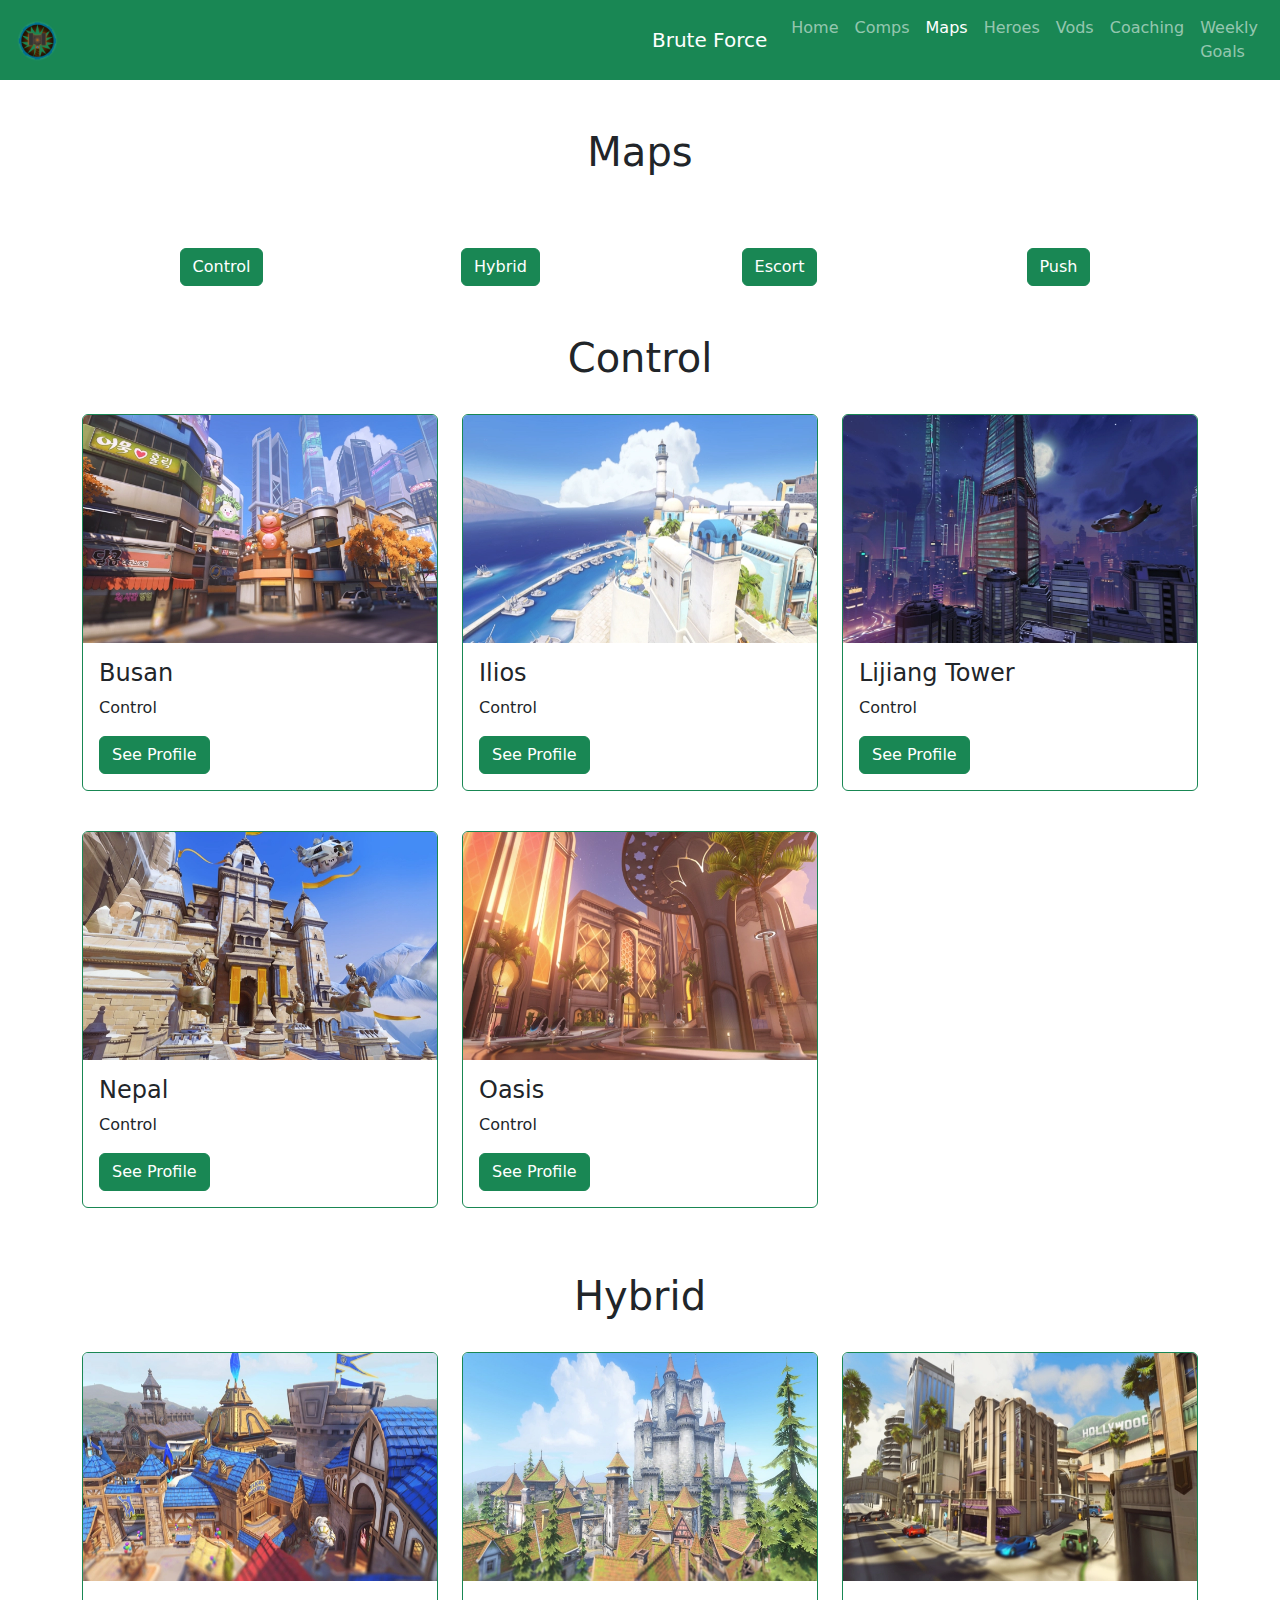
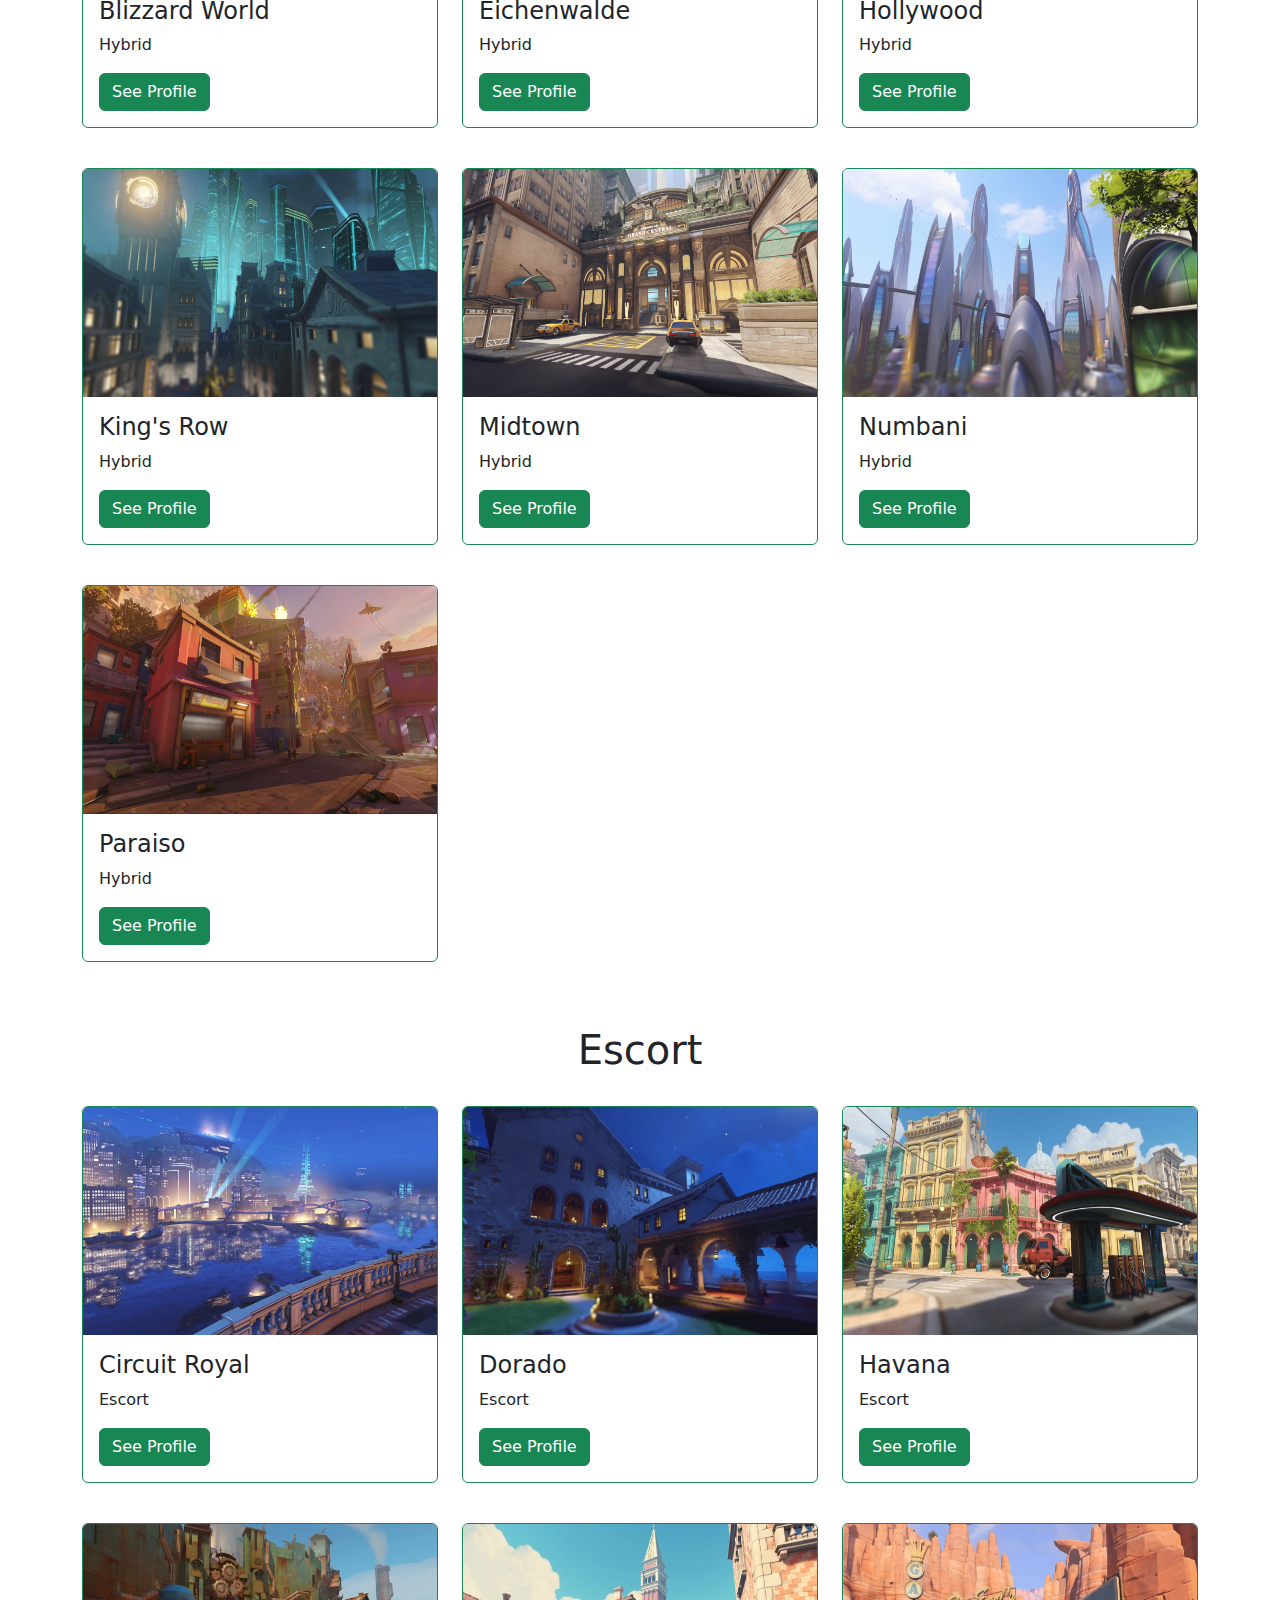
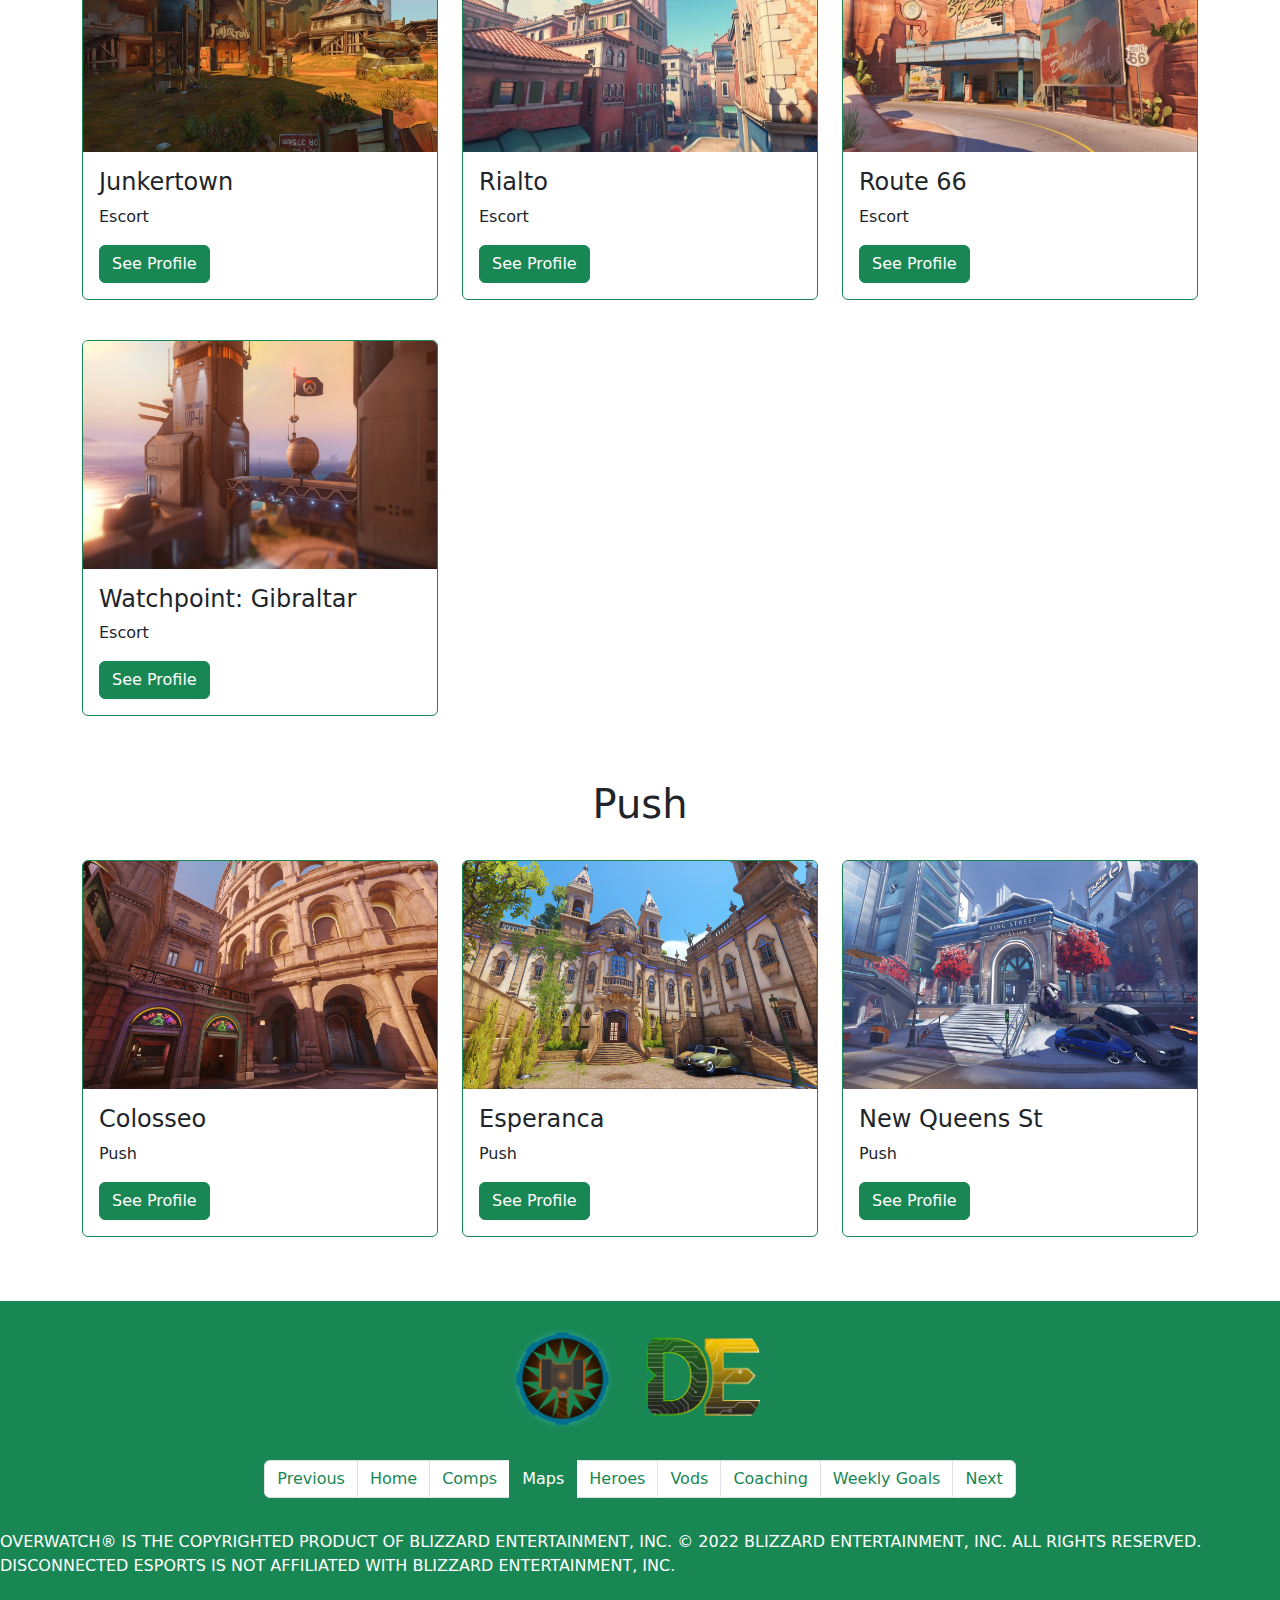
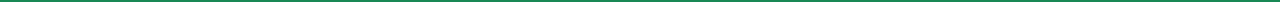
<file: maps.html>
<!-- Header -->
<!DOCTYPE html>
<html lang="en">
<head>
  <title>Brute Force - Maps</title>
  <meta charset="utf-8">
  <meta name="viewport" content="width=device-width, initial-scale=1">
  <link rel="stylesheet" href="style.css">
  <link rel="icon" type="image/x-icon" href="assets/bf.png">
  <link href="https://cdn.jsdelivr.net/npm/bootstrap@5.1.3/dist/css/bootstrap.min.css" rel="stylesheet">
  <script src="https://cdn.jsdelivr.net/npm/bootstrap@5.1.3/dist/js/bootstrap.bundle.min.js"></script>
</head>
<body>

<!-- Navigation -->

<nav class="navbar navbar-expand-sm bg-success navbar-dark">
  <div class="container-fluid">
    <a class="navbar-brand" href="index.html">
      <img src="assets/bf.png" alt="Logo" style="width:50px;" class="rounded-pill">
    </a>
  </div>
  <div class="container-fluid">
    <a class="navbar-brand" href="index.html" style="color:white;">Brute Force</a>
    <ul class="navbar-nav">
      <li class="nav-item">
        <a class="nav-link" href="index.html">Home</a>
      </li>
      <li class="nav-item">
        <a class="nav-link" href="comps.html">Comps</a>
      </li>
      <li class="nav-item">
        <a class="nav-link active" href="maps.html">Maps</a>
      </li>
      <li class="nav-item">
        <a class="nav-link" href="heroes.html">Heroes</a>
      </li>
      <li class="nav-item">
        <a class="nav-link" href="vods.html">Vods</a>
      </li>
      <li class="nav-item">
        <a class="nav-link" href="coaching.html">Coaching</a>
      </li>
      <li class="nav-item">
        <a class="nav-link" href="weekly.html">Weekly Goals</a>
      </li>
    </ul>
  </div>
</nav>

<!-- Heading -->
<div id="section1" class="container mt-5">
  <h1 style="text-align:center">Maps</h1><br>
</div>

<!-- Auto-scroll -->

<br>

<div class="container mt-3">
    <ul class="nav nav-pills nav-justified">
      <li class="nav-item">
        <a href="#section1" class="btn btn-success btn-md">Control</a>
      </li>
      <li class="nav-item">
        <a href="#section2" class="btn btn-success btn-md">Hybrid</a>
      </li>
      <li class="nav-item">
        <a href="#section3" class="btn btn-success btn-md">Escort</a>
      </li>
      <li class="nav-item">
        <a href="#section4" class="btn btn-success btn-md">Push</a>
      </li>
    </ul>
</div>

<!-- Content - Control -->

<div id="section1" class="container mt-5">
    <h1 style="text-align:center">Control</h1><br>
    <div class="row">
      <div class="col-sm-4">
        <div class="card border-success mb-3" style="max-width: 25rem;">
            <img class="card-img-top" src="assets/maps/busan.png" alt="Busan" height="228" width="400">
            <div class="card-body">
              <h4 class="card-title">Busan</h4>
              <p class="card-text">Control</p>
              <button type="button" class="btn btn-success" data-bs-toggle="modal" data-bs-target="#busan">See Profile</button>
            </div>
          </div>
      </div>
      <div class="col-sm-4">
        <div class="card border-success mb-3" style="max-width: 25rem;">
            <img class="card-img-top" src="assets/maps/ilios.png" alt="Ilios" height="228" width="400">
            <div class="card-body">
              <h4 class="card-title">Ilios</h4>
              <p class="card-text">Control</p>
              <button type="button" class="btn btn-success" data-bs-toggle="modal" data-bs-target="#ilios">See Profile</button>
            </div>
          </div>
      </div>
      <div class="col-sm-4">
        <div class="card border-success mb-3" style="max-width: 25rem;">
            <img class="card-img-top" src="assets/maps/lijiang.png" alt="Lijiang Tower" height="228" width="400">
            <div class="card-body">
              <h4 class="card-title">Lijiang Tower</h4>
              <p class="card-text">Control</p>
              <button type="button" class="btn btn-success" data-bs-toggle="modal" data-bs-target="#lijiang">See Profile</button>
            </div>
          </div>
      </div>
    </div>
    <br>
    <div class="row">
        <div class="col-sm-4">
            <div class="card border-success mb-3" style="max-width: 25rem;">
                <img class="card-img-top" src="assets/maps/nepal.png" alt="Nepal" height="228" width="400">
                <div class="card-body">
                  <h4 class="card-title">Nepal</h4>
                  <p class="card-text">Control</p>
                  <button type="button" class="btn btn-success" data-bs-toggle="modal" data-bs-target="#nepal">See Profile</button>
                </div>
              </div>
        </div>
        <div class="col-sm-4">
            <div class="card border-success mb-3" style="max-width: 25rem;">
                <img class="card-img-top" src="assets/maps/oasis.png" alt="Oasis" height="228" width="400">
                <div class="card-body">
                  <h4 class="card-title">Oasis</h4>
                  <p class="card-text">Control</p>
                  <button type="button" class="btn btn-success" data-bs-toggle="modal" data-bs-target="#oasis">See Profile</button>
                </div>
              </div>
        </div>
        <div class="col-sm-4">

        </div>
      </div>
</div>

<!-- Content - Hybrid -->
<div id="section2" class="container mt-5">
    <h1 style="text-align:center">Hybrid</h1><br>
    <div class="row">
      <div class="col-sm-4">
        <div class="card border-success mb-3" style="max-width: 25rem;">
            <img class="card-img-top" src="assets/maps/blizzard.png" alt="Blizzard World" height="228" width="400">
            <div class="card-body">
              <h4 class="card-title">Blizzard World</h4>
              <p class="card-text">Hybrid</p>
              <button type="button" class="btn btn-success" data-bs-toggle="modal" data-bs-target="#blizzard">See Profile</button>
            </div>
          </div>
      </div>
      <div class="col-sm-4">
        <div class="card border-success mb-3" style="max-width: 25rem;">
            <img class="card-img-top" src="assets/maps/eichenwalde.png" alt="Eichenwalde" height="228" width="400">
            <div class="card-body">
              <h4 class="card-title">Eichenwalde</h4>
              <p class="card-text">Hybrid</p>
              <button type="button" class="btn btn-success" data-bs-toggle="modal" data-bs-target="#eichenwalde">See Profile</button>
            </div>
          </div>
      </div>
      <div class="col-sm-4">
        <div class="card border-success mb-3" style="max-width: 25rem;">
            <img class="card-img-top" src="assets/maps/hollywood.png" alt="Hollywood" height="228" width="400">
            <div class="card-body">
              <h4 class="card-title">Hollywood</h4>
              <p class="card-text">Hybrid</p>
              <button type="button" class="btn btn-success" data-bs-toggle="modal" data-bs-target="#hollywood">See Profile</button>
            </div>
          </div>
      </div>
    </div>
    <br>
    <div class="row">
        <div class="col-sm-4">
            <div class="card border-success mb-3" style="max-width: 25rem;">
                <img class="card-img-top" src="assets/maps/krow.png" alt="King's Row" height="228" width="400">
                <div class="card-body">
                  <h4 class="card-title">King's Row</h4>
                  <p class="card-text">Hybrid</p>
                  <button type="button" class="btn btn-success" data-bs-toggle="modal" data-bs-target="#krow">See Profile</button>
                </div>
              </div>
        </div>
        <div class="col-sm-4">
            <div class="card border-success mb-3" style="max-width: 25rem;">
                <img class="card-img-top" src="assets/maps/midtown.png" alt="Midtown" height="228" width="400">
                <div class="card-body">
                  <h4 class="card-title">Midtown</h4>
                  <p class="card-text">Hybrid</p>
                  <button type="button" class="btn btn-success" data-bs-toggle="modal" data-bs-target="#midtown">See Profile</button>
                </div>
              </div>
        </div>
        <div class="col-sm-4">
            <div class="card border-success mb-3" style="max-width: 25rem;">
                <img class="card-img-top" src="assets/maps/numbani.png" alt="Numbani" height="228" width="400">
                <div class="card-body">
                  <h4 class="card-title">Numbani</h4>
                  <p class="card-text">Hybrid</p>
                  <button type="button" class="btn btn-success" data-bs-toggle="modal" data-bs-target="#numbani">See Profile</button>
                </div>
              </div>
        </div>
      </div>
      <br>
    <div class="row">
        <div class="col-sm-4">
            <div class="card border-success mb-3" style="max-width: 25rem;">
                <img class="card-img-top" src="assets/maps/rio.png" alt="Paraiso" height="228" width="400">
                <div class="card-body">
                  <h4 class="card-title">Paraiso</h4>
                  <p class="card-text">Hybrid</p>
                  <button type="button" class="btn btn-success" data-bs-toggle="modal" data-bs-target="#rio">See Profile</button>
                </div>
              </div>
        </div>
        <div class="col-sm-4">

        </div>
        <div class="col-sm-4">

        </div>
      </div>
</div>

<!-- Content - Escort -->
<div id="section3" class="container mt-5">
    <h1 style="text-align:center">Escort</h1><br>
    <div class="row">
      <div class="col-sm-4">
        <div class="card border-success mb-3" style="max-width: 25rem;">
            <img class="card-img-top" src="assets/maps/circuit.png" alt="Circuit Royal" height="228" width="400">
            <div class="card-body">
              <h4 class="card-title">Circuit Royal</h4>
              <p class="card-text">Escort</p>
              <button type="button" class="btn btn-success" data-bs-toggle="modal" data-bs-target="#circuit">See Profile</button>
            </div>
          </div>
      </div>
      <div class="col-sm-4">
        <div class="card border-success mb-3" style="max-width: 25rem;">
            <img class="card-img-top" src="assets/maps/dorado.png" alt="Dorado" height="228" width="400">
            <div class="card-body">
              <h4 class="card-title">Dorado</h4>
              <p class="card-text">Escort</p>
              <button type="button" class="btn btn-success" data-bs-toggle="modal" data-bs-target="#dorado">See Profile</button>
            </div>
          </div>
      </div>
      <div class="col-sm-4">
        <div class="card border-success mb-3" style="max-width: 25rem;">
            <img class="card-img-top" src="assets/maps/havana.png" alt="Havana" height="228" width="400">
            <div class="card-body">
              <h4 class="card-title">Havana</h4>
              <p class="card-text">Escort</p>
              <button type="button" class="btn btn-success" data-bs-toggle="modal" data-bs-target="#havana">See Profile</button>
            </div>
          </div>
      </div>
    </div>
    <br>
    <div class="row">
        <div class="col-sm-4">
            <div class="card border-success mb-3" style="max-width: 25rem;">
                <img class="card-img-top" src="assets/maps/junkertown.png" alt="Junkertown" height="228" width="400">
                <div class="card-body">
                  <h4 class="card-title">Junkertown</h4>
                  <p class="card-text">Escort</p>
                  <button type="button" class="btn btn-success" data-bs-toggle="modal" data-bs-target="#junkertown">See Profile</button>
                </div>
              </div>
        </div>
        <div class="col-sm-4">
            <div class="card border-success mb-3" style="max-width: 25rem;">
                <img class="card-img-top" src="assets/maps/rialto.png" alt="Rialto" height="228" width="400">
                <div class="card-body">
                  <h4 class="card-title">Rialto</h4>
                  <p class="card-text">Escort</p>
                  <button type="button" class="btn btn-success" data-bs-toggle="modal" data-bs-target="#rialto">See Profile</button>
                </div>
              </div>
        </div>
        <div class="col-sm-4">
            <div class="card border-success mb-3" style="max-width: 25rem;">
                <img class="card-img-top" src="assets/maps/route.png" alt="Route 66" height="228" width="400">
                <div class="card-body">
                  <h4 class="card-title">Route 66</h4>
                  <p class="card-text">Escort</p>
                  <button type="button" class="btn btn-success" data-bs-toggle="modal" data-bs-target="#route">See Profile</button>
                </div>
              </div>
        </div>
      </div>
      <br>
      <div class="row">
        <div class="col-sm-4">
            <div class="card border-success mb-3" style="max-width: 25rem;">
                <img class="card-img-top" src="assets/maps/watchpoint.png" alt="Watchpoint: Gibraltar" height="228" width="400">
                <div class="card-body">
                  <h4 class="card-title">Watchpoint: Gibraltar</h4>
                  <p class="card-text">Escort</p>
                  <button type="button" class="btn btn-success" data-bs-toggle="modal" data-bs-target="#watchpoint">See Profile</button>
                </div>
              </div>
        </div>
        <div class="col-sm-4">

        </div>
        <div class="col-sm-4">
            
        </div>
      </div>
</div>

<!-- Content - Push -->
<div id="section4" class="container mt-5">
    <h1 style="text-align:center">Push</h1><br>
    <div class="row">
      <div class="col-sm-4">
        <div class="card border-success mb-3" style="max-width: 25rem;">
            <img class="card-img-top" src="assets/maps/colosseo.png" alt="Colosseo" height="228" width="400">
            <div class="card-body">
              <h4 class="card-title">Colosseo</h4>
              <p class="card-text">Push</p>
              <button type="button" class="btn btn-success" data-bs-toggle="modal" data-bs-target="#colosseo">See Profile</button>
            </div>
          </div>
      </div>
      <div class="col-sm-4">
        <div class="card border-success mb-3" style="max-width: 25rem;">
            <img class="card-img-top" src="assets/maps/esperanca.png" alt="Esperanca" height="228" width="400">
            <div class="card-body">
              <h4 class="card-title">Esperanca</h4>
              <p class="card-text">Push</p>
              <button type="button" class="btn btn-success" data-bs-toggle="modal" data-bs-target="#esperanca">See Profile</button>
            </div>
          </div>
      </div>
      <div class="col-sm-4">
        <div class="card border-success mb-3" style="max-width: 25rem;">
          <img class="card-img-top" src="assets/maps/queens.png" alt="New Queens St" height="228" width="400">
          <div class="card-body">
            <h4 class="card-title">New Queens St</h4>
            <p class="card-text">Push</p>
            <button type="button" class="btn btn-success" data-bs-toggle="modal" data-bs-target="#queens">See Profile</button>
          </div>
        </div>
      </div>
    </div>
</div>

<!-- Modals Control -->

<div class="modal" id="busan">
    <div class="modal-dialog modal-xl">
      <div class="modal-content">
        <div class="modal-header">
          <h4 class="modal-title">Busan</h4>
          <button type="button" class="btn-close" data-bs-dismiss="modal"></button>
        </div>
        <div class="modal-body">
          <p>Map: Busan</p>
          <p>Mode: Control</p>
          <p>Style: </p>
        </div>
        <div class="modal-footer">
          <button type="button" class="btn btn-success" data-bs-dismiss="modal">Close</button>
        </div>
      </div>
    </div>
</div>

<div class="modal" id="ilios">
  <div class="modal-dialog modal-xl">
    <div class="modal-content">
      <div class="modal-header">
        <h4 class="modal-title">Ilios</h4>
        <button type="button" class="btn-close" data-bs-dismiss="modal"></button>
      </div>
      <div class="modal-body">
          <p>Map: Ilios</p>
          <p>Mode: Control</p>
          <p>Style: </p>
      </div>
      <div class="modal-footer">
        <button type="button" class="btn btn-success" data-bs-dismiss="modal">Close</button>
      </div>
    </div>
  </div>
</div>

<div class="modal" id="lijiang">
  <div class="modal-dialog modal-xl">
    <div class="modal-content">
      <div class="modal-header">
        <h4 class="modal-title">Lijiang Tower</h4>
        <button type="button" class="btn-close" data-bs-dismiss="modal"></button>
      </div>
      <div class="modal-body">
          <p>Map: Lijiang Tower</p>
          <p>Mode: Control</p>
          <p>Style: </p>
      </div>
      <div class="modal-footer">
        <button type="button" class="btn btn-success" data-bs-dismiss="modal">Close</button>
      </div>
    </div>
  </div>
</div>

<div class="modal" id="nepal">
  <div class="modal-dialog modal-xl">
    <div class="modal-content">
      <div class="modal-header">
        <h4 class="modal-title">Nepal</h4>
        <button type="button" class="btn-close" data-bs-dismiss="modal"></button>
      </div>
      <div class="modal-body">
          <p>Map: Nepal</p>
          <p>Mode: Control</p>
          <p>Style: </p>
      </div>
      <div class="modal-footer">
        <button type="button" class="btn btn-success" data-bs-dismiss="modal">Close</button>
      </div>
    </div>
  </div>
</div>

<div class="modal" id="oasis">
  <div class="modal-dialog modal-xl">
    <div class="modal-content">
      <div class="modal-header">
        <h4 class="modal-title">Oasis</h4>
        <button type="button" class="btn-close" data-bs-dismiss="modal"></button>
      </div>
      <div class="modal-body">
          <p>Map: Oasis</p>
          <p>Mode: Control</p>
          <p>Style: </p>
      </div>
      <div class="modal-footer">
        <button type="button" class="btn btn-success" data-bs-dismiss="modal">Close</button>
      </div>
    </div>
  </div>
</div>

<!-- Modals Hybrid -->

<div class="modal" id="blizzard">
  <div class="modal-dialog modal-xl">
    <div class="modal-content">
      <div class="modal-header">
        <h4 class="modal-title">Blizzard World</h4>
        <button type="button" class="btn-close" data-bs-dismiss="modal"></button>
      </div>
      <div class="modal-body">
          <p>Map: Blizzard World</p>
          <p>Mode: Hybrid</p>
          <p>Style: </p>
      </div>
      <div class="modal-footer">
        <button type="button" class="btn btn-success" data-bs-dismiss="modal">Close</button>
      </div>
    </div>
  </div>
</div>

<div class="modal" id="eichenwalde">
<div class="modal-dialog modal-xl">
  <div class="modal-content">
    <div class="modal-header">
      <h4 class="modal-title">Eichenwalde</h4>
      <button type="button" class="btn-close" data-bs-dismiss="modal"></button>
    </div>
    <div class="modal-body">
        <p>Map: Eichenwalde</p>
        <p>Mode: Hybrid</p>
        <p>Style: </p>
    </div>
    <div class="modal-footer">
      <button type="button" class="btn btn-success" data-bs-dismiss="modal">Close</button>
    </div>
  </div>
</div>
</div>

<div class="modal" id="hollywood">
<div class="modal-dialog modal-xl">
  <div class="modal-content">
    <div class="modal-header">
      <h4 class="modal-title">Hollywood</h4>
      <button type="button" class="btn-close" data-bs-dismiss="modal"></button>
    </div>
    <div class="modal-body">
        <p>Map: Hollywood</p>
        <p>Mode: Hybrid</p>
        <p>Style: </p>
    </div>
    <div class="modal-footer">
      <button type="button" class="btn btn-success" data-bs-dismiss="modal">Close</button>
    </div>
  </div>
</div>
</div>

<div class="modal" id="krow">
<div class="modal-dialog modal-xl">
  <div class="modal-content">
    <div class="modal-header">
      <h4 class="modal-title">King's Row</h4>
      <button type="button" class="btn-close" data-bs-dismiss="modal"></button>
    </div>
    <div class="modal-body">
        <p>Map: King's Row</p>
        <p>Mode: Hybrid</p>
        <p>Style: </p>
    </div>
    <div class="modal-footer">
      <button type="button" class="btn btn-success" data-bs-dismiss="modal">Close</button>
    </div>
  </div>
</div>
</div>

<div class="modal" id="midtown">
  <div class="modal-dialog modal-xl">
    <div class="modal-content">
      <div class="modal-header">
        <h4 class="modal-title">Midtown</h4>
        <button type="button" class="btn-close" data-bs-dismiss="modal"></button>
      </div>
      <div class="modal-body">
        <p>Map: Midtown</p>
        <p>Mode: Hybrid</p>
        <p>Style: </p>
      </div>
      <div class="modal-footer">
        <button type="button" class="btn btn-success" data-bs-dismiss="modal">Close</button>
      </div>
    </div>
  </div>
  </div>

<div class="modal" id="numbani">
<div class="modal-dialog modal-xl">
  <div class="modal-content">
    <div class="modal-header">
      <h4 class="modal-title">Numbani</h4>
      <button type="button" class="btn-close" data-bs-dismiss="modal"></button>
    </div>
    <div class="modal-body">
        <p>Map: Numbani</p>
        <p>Mode: Hybrid</p>
        <p>Style: </p>
    </div>
    <div class="modal-footer">
      <button type="button" class="btn btn-success" data-bs-dismiss="modal">Close</button>
    </div>
  </div>
</div>
</div>

<div class="modal" id="rio">
  <div class="modal-dialog modal-xl">
    <div class="modal-content">
      <div class="modal-header">
        <h4 class="modal-title">Paraiso</h4>
        <button type="button" class="btn-close" data-bs-dismiss="modal"></button>
      </div>
      <div class="modal-body">
          <p>Map: Paraiso</p>
          <p>Mode: Hybrid</p>
          <p>Style: </p>
      </div>
      <div class="modal-footer">
        <button type="button" class="btn btn-success" data-bs-dismiss="modal">Close</button>
      </div>
    </div>
  </div>
  </div>

<!-- Modals Escort -->

<div class="modal" id="circuit">
  <div class="modal-dialog modal-xl">
    <div class="modal-content">
      <div class="modal-header">
        <h4 class="modal-title">Circuit Royal</h4>
        <button type="button" class="btn-close" data-bs-dismiss="modal"></button>
      </div>
      <div class="modal-body">
          <p>Map: Circuit Royal</p>
          <p>Mode: Escort</p>
          <p>Style: </p>
      </div>
      <div class="modal-footer">
        <button type="button" class="btn btn-success" data-bs-dismiss="modal">Close</button>
      </div>
    </div>
  </div>
</div>

<div class="modal" id="dorado">
  <div class="modal-dialog modal-xl">
    <div class="modal-content">
      <div class="modal-header">
        <h4 class="modal-title">Dorado</h4>
        <button type="button" class="btn-close" data-bs-dismiss="modal"></button>
      </div>
      <div class="modal-body">
          <p>Map: Dorado</p>
          <p>Mode: Escort</p>
          <p>Style: </p>
      </div>
      <div class="modal-footer">
        <button type="button" class="btn btn-success" data-bs-dismiss="modal">Close</button>
      </div>
    </div>
  </div>
</div>

<div class="modal" id="havana">
<div class="modal-dialog modal-xl">
  <div class="modal-content">
    <div class="modal-header">
      <h4 class="modal-title">Havana</h4>
      <button type="button" class="btn-close" data-bs-dismiss="modal"></button>
    </div>
    <div class="modal-body">
        <p>Map: Havana</p>
        <p>Mode: Escort</p>
        <p>Style: </p>
    </div>
    <div class="modal-footer">
      <button type="button" class="btn btn-success" data-bs-dismiss="modal">Close</button>
    </div>
  </div>
</div>
</div>

<div class="modal" id="junkertown">
<div class="modal-dialog modal-xl">
  <div class="modal-content">
    <div class="modal-header">
      <h4 class="modal-title">Junkertown</h4>
      <button type="button" class="btn-close" data-bs-dismiss="modal"></button>
    </div>
    <div class="modal-body">
        <p>Map: Junkertown</p>
        <p>Mode: Escort</p>
        <p>Style: </p>
    </div>
    <div class="modal-footer">
      <button type="button" class="btn btn-success" data-bs-dismiss="modal">Close</button>
    </div>
  </div>
</div>
</div>

<div class="modal" id="rialto">
<div class="modal-dialog modal-xl">
  <div class="modal-content">
    <div class="modal-header">
      <h4 class="modal-title">Rialto</h4>
      <button type="button" class="btn-close" data-bs-dismiss="modal"></button>
    </div>
    <div class="modal-body">
        <p>Map: Rialto</p>
        <p>Mode: Escort</p>
        <p>Style: </p>
    </div>
    <div class="modal-footer">
      <button type="button" class="btn btn-success" data-bs-dismiss="modal">Close</button>
    </div>
  </div>
</div>
</div>

<div class="modal" id="route">
  <div class="modal-dialog modal-xl">
    <div class="modal-content">
      <div class="modal-header">
        <h4 class="modal-title">Route 66</h4>
        <button type="button" class="btn-close" data-bs-dismiss="modal"></button>
      </div>
      <div class="modal-body">
          <p>Map: Route 66</p>
          <p>Mode: Escort</p>
          <p>Style: </p>
      </div>
      <div class="modal-footer">
        <button type="button" class="btn btn-success" data-bs-dismiss="modal">Close</button>
      </div>
    </div>
  </div>
  </div>

<div class="modal" id="watchpoint">
<div class="modal-dialog modal-xl">
  <div class="modal-content">
    <div class="modal-header">
      <h4 class="modal-title">Watchpoint: Gibraltar</h4>
      <button type="button" class="btn-close" data-bs-dismiss="modal"></button>
    </div>
    <div class="modal-body">
        <p>Map: Watchpoint: Gibraltar</p>
        <p>Mode: Escort</p>
        <p>Style: </p>
    </div>
    <div class="modal-footer">
      <button type="button" class="btn btn-success" data-bs-dismiss="modal">Close</button>
    </div>
  </div>
</div>
</div>


<!-- Modals Push -->
  
<div class="modal" id="colosseo">
  <div class="modal-dialog modal-xl">
    <div class="modal-content">
      <div class="modal-header">
        <h4 class="modal-title">Colosseo</h4>
        <button type="button" class="btn-close" data-bs-dismiss="modal"></button>
      </div>
      <div class="modal-body">
        <p>Map: Colosseo</p>
        <p>Mode: Push</p>
        <p>Style: </p>
      </div>
      <div class="modal-footer">
        <button type="button" class="btn btn-success" data-bs-dismiss="modal">Close</button>
      </div>
    </div>
  </div>
  </div>

<div class="modal" id="esperanca">
<div class="modal-dialog modal-xl">
  <div class="modal-content">
    <div class="modal-header">
      <h4 class="modal-title">Esperanca</h4>
      <button type="button" class="btn-close" data-bs-dismiss="modal"></button>
    </div>
    <div class="modal-body">
        <p>Map: Esperanca</p>
        <p>Mode: Push</p>
        <p>Style: </p>
    </div>
    <div class="modal-footer">
      <button type="button" class="btn btn-success" data-bs-dismiss="modal">Close</button>
    </div>
  </div>
</div>
</div>

<div class="modal" id="queens">
<div class="modal-dialog modal-xl">
  <div class="modal-content">
    <div class="modal-header">
      <h4 class="modal-title">New Queens St</h4>
      <button type="button" class="btn-close" data-bs-dismiss="modal"></button>
    </div>
    <div class="modal-body">
        <p>Map: New Queens St</p>
        <p>Mode: Push</p>
        <p>Style: </p>
    </div>
    <div class="modal-footer">
      <button type="button" class="btn btn-success" data-bs-dismiss="modal">Close</button>
    </div>
  </div>
</div>
</div>

<!-- Footer -->

<br><br>

  <nav class="navbar navbar-expand-sm bg-success navbar-light">
    <div class="container-fluid justify-content-center">
      <a class="navbar-brand" href="https://disconnectedesports.com/team/brute-force/">
        <img src="assets/bf.png" alt="Logo" style="width:125px;" class="rounded-pill">
      </a>
      <a class="navbar-brand" href="https://disconnectedesports.com/">
        <img src="assets/de.png" alt="Logo" style="width:125px;" class="rounded-pill">
      </a>
    </div>
  </nav>

  <nav class="navbar navbar-expand-sm bg-success navbar-light justify-content-center">
    <ul class="pagination justify-content-end">
      <li class="page-item"><a class="page-link" href="comps.html">Previous</a></li>
      <li class="page-item"><a class="page-link" href="index.html">Home</a></li>
      <li class="page-item"><a class="page-link" href="comps.html">Comps</a></li>
      <li class="page-item active"><a class="page-link" href="maps.html">Maps</a></li>
      <li class="page-item"><a class="page-link" href="heroes.html">Heroes</a></li>
      <li class="page-item"><a class="page-link" href="vods.html">Vods</a></li>
      <li class="page-item"><a class="page-link" href="coaching.html">Coaching</a></li>
      <li class="page-item"><a class="page-link" href="weekly.html">Weekly Goals</a></li>
      <li class="page-item"><a class="page-link" href="heroes.html">Next</a></li>
    </ul>
  </nav>

  <nav class="navbar navbar-expand-sm bg-success navbar-light justify-content-center">
    <p style="color:white;">OVERWATCH® IS THE COPYRIGHTED PRODUCT OF BLIZZARD ENTERTAINMENT, INC. © 2022 BLIZZARD ENTERTAINMENT, INC. ALL RIGHTS RESERVED. DISCONNECTED ESPORTS IS NOT AFFILIATED WITH BLIZZARD ENTERTAINMENT, INC.</p>
  </nav>

</body>
</html>
</file>
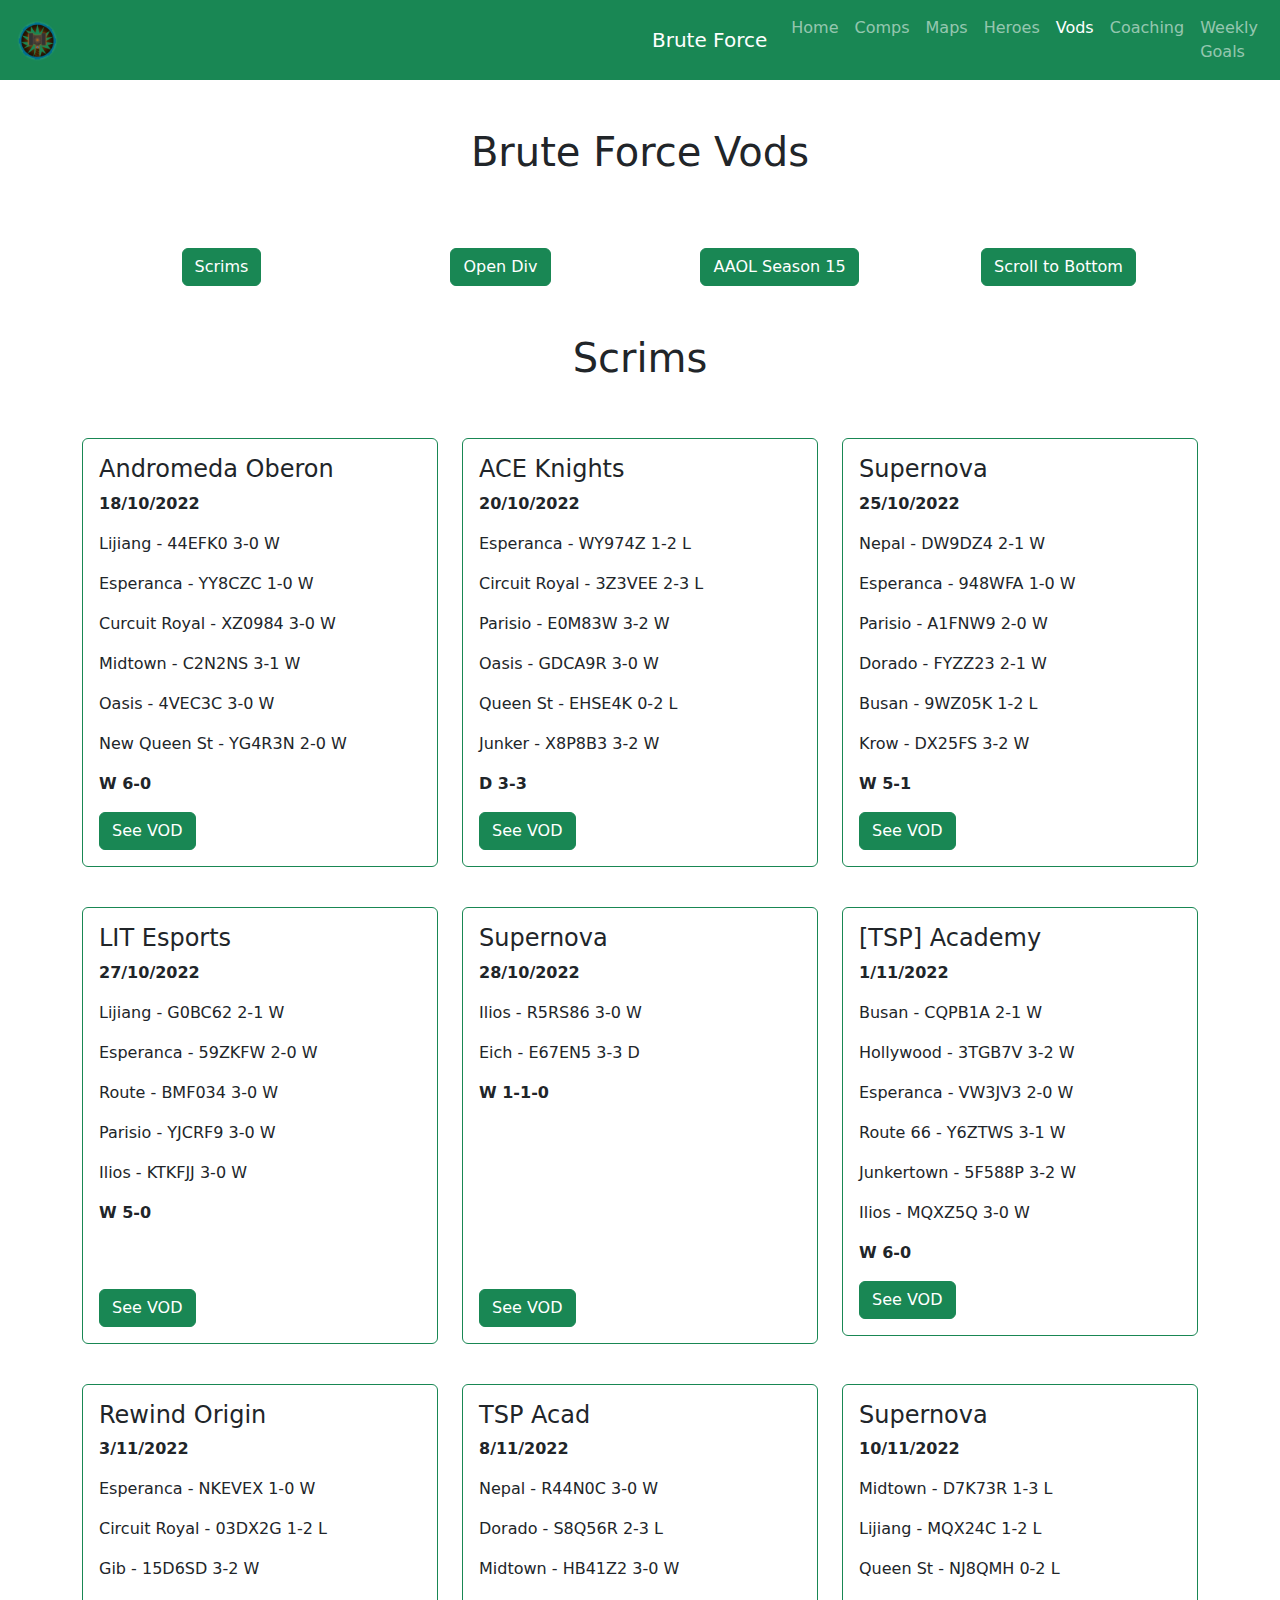
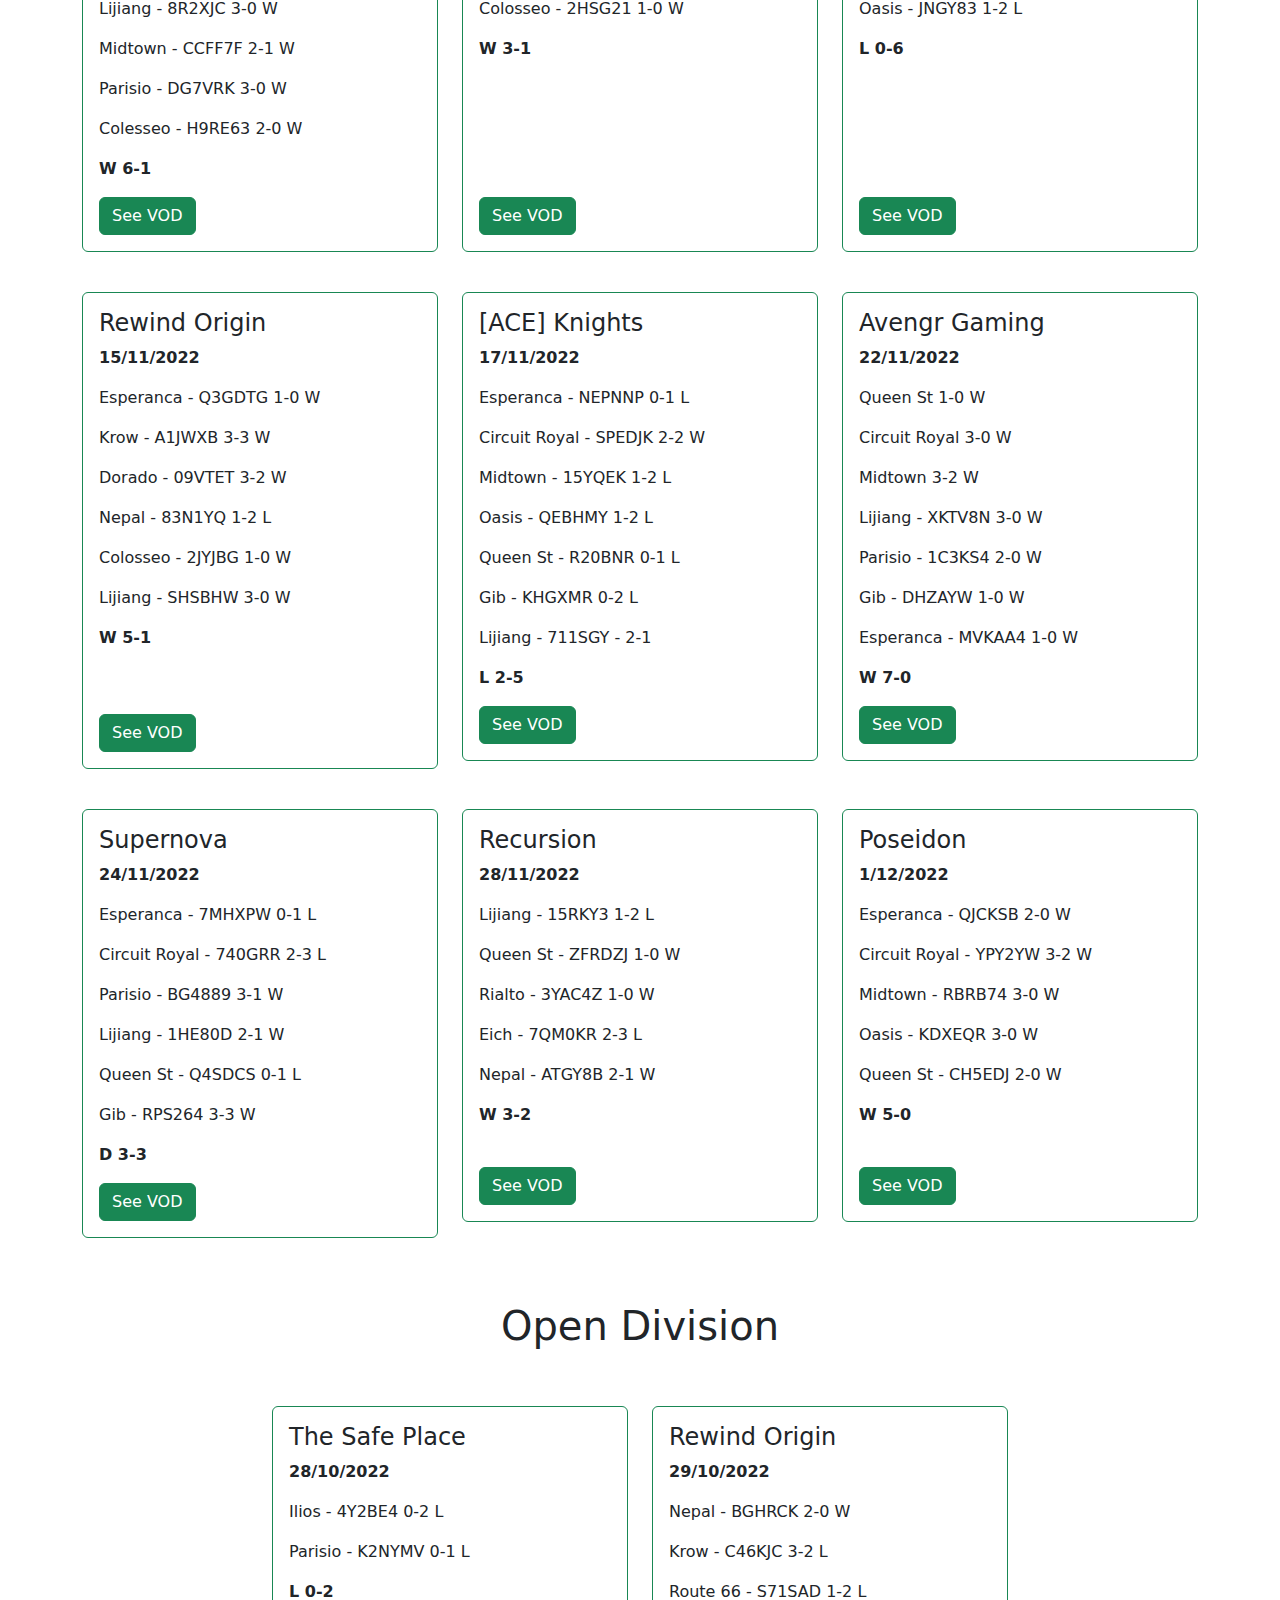
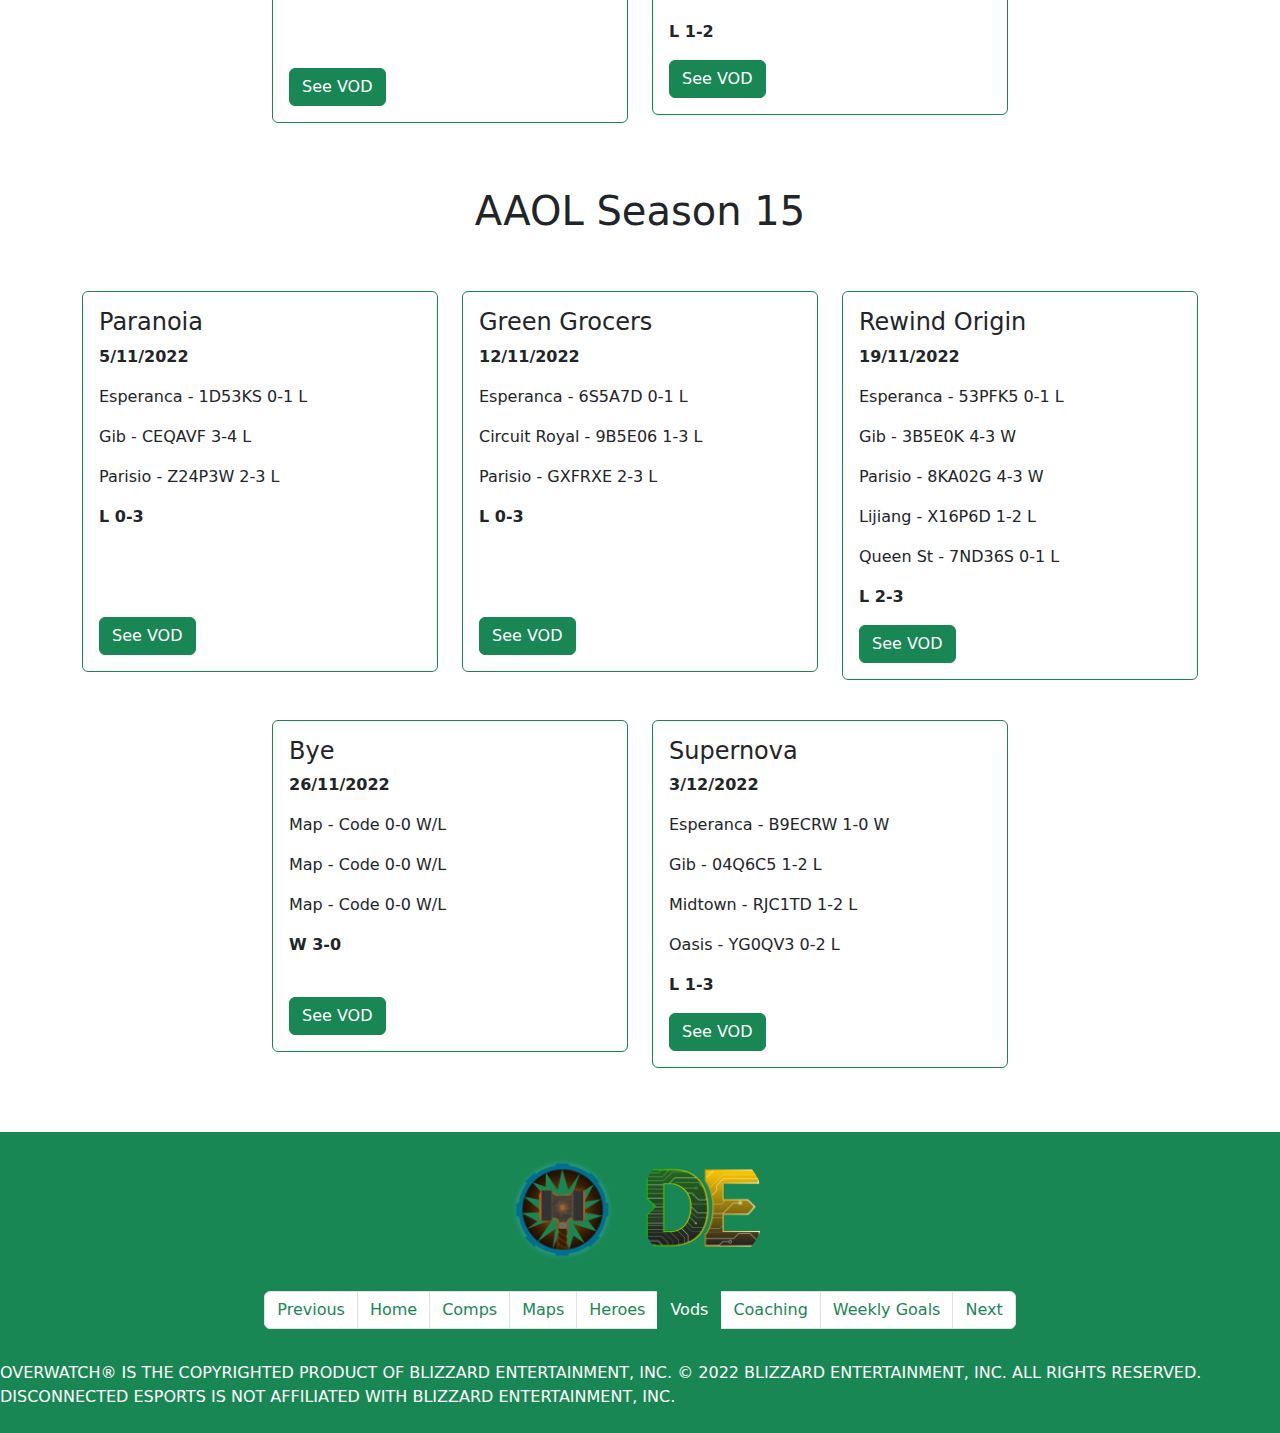
<file: vods.html>
<!-- Header -->
<!DOCTYPE html>
<html lang="en">
<head>
  <title>Brute Force - Vods</title>
  <meta charset="utf-8">
  <meta name="viewport" content="width=device-width, initial-scale=1">
  <link rel="stylesheet" href="style.css">
  <link rel="icon" type="image/x-icon" href="assets/bf.png">
  <link href="https://cdn.jsdelivr.net/npm/bootstrap@5.1.3/dist/css/bootstrap.min.css" rel="stylesheet">
  <script src="https://cdn.jsdelivr.net/npm/bootstrap@5.1.3/dist/js/bootstrap.bundle.min.js"></script>
</head>
<body>

<!-- Navigation -->

<nav class="navbar navbar-expand-sm bg-success navbar-dark">
    <div class="container-fluid">
      <a class="navbar-brand" href="index.html">
        <img src="assets/bf.png" alt="Logo" style="width:50px;" class="rounded-pill">
      </a>
    </div>
    <div class="container-fluid">
      <a class="navbar-brand" href="index.html" style="color:white;">Brute Force</a>
      <ul class="navbar-nav">
        <li class="nav-item">
          <a class="nav-link" href="index.html">Home</a>
        </li>
        <li class="nav-item">
          <a class="nav-link" href="comps.html">Comps</a>
        </li>
        <li class="nav-item">
          <a class="nav-link" href="maps.html">Maps</a>
        </li>
        <li class="nav-item">
          <a class="nav-link" href="heroes.html">Heroes</a>
        </li>
        <li class="nav-item">
          <a class="nav-link active" href="vods.html">Vods</a>
        </li>
        <li class="nav-item">
          <a class="nav-link" href="coaching.html">Coaching</a>
        </li>
        <li class="nav-item">
          <a class="nav-link" href="weekly.html">Weekly Goals</a>
        </li>
      </ul>
    </div>
  </nav>

<!-- Heading -->

<div id="section0" class="container mt-5">
  <h1 style="text-align:center">Brute Force Vods</h1><br>
</div>

<!-- Auto-scroll -->

<br>

<div class="container mt-3">
    <ul class="nav nav-pills nav-justified">
      <li class="nav-item">
        <a href="#scrims" class="btn btn-success btn-md">Scrims</a>
      </li>
      <li class="nav-item">
        <a href="#opendiv" class="btn btn-success btn-md">Open Div</a>
      </li>
      <li class="nav-item">
        <a href="#aaol15" class="btn btn-success btn-md">AAOL Season 15</a>
      </li>
      <li class="nav-item">
        <a href="#bottom" class="btn btn-success btn-md">Scroll to Bottom</a>
      </li>
    </ul>
</div>

<!-- Content - Scrims -->

<div id="scrims" class="container mt-5">
    <h1 style="text-align:center">Scrims</h1>
      
      <br><br>

      <div class="row">
        <div class="col-sm-4">
            <div class="card border-success mb-3" style="max-width: 25rem;">
              <div class="card-body">
                <h4 class="card-title">Andromeda Oberon</h4>
                <p class="card-text"><b>18/10/2022</b></p>
                <p class="card-text">Lijiang - 44EFK0 3-0 W</p>
                <p class="card-text">Esperanca - YY8CZC 1-0 W</p>
                <p class="card-text">Curcuit Royal - XZ0984 3-0 W</p>
                <p class="card-text">Midtown - C2N2NS 3-1 W</p>
                <p class="card-text">Oasis - 4VEC3C 3-0 W</p>
                <p class="card-text">New Queen St - YG4R3N 2-0 W</p>
                <p class="card-text"><b>W 6-0</b></p>
                <a class="btn btn-success" href="https://youtu.be/ymJWuEE3cps" role="button">See VOD</a>
              </div>
            </div>
        </div>
        <div class="col-sm-4">
            <div class="card border-success mb-3" style="max-width: 25rem;">
                <div class="card-body">
                  <h4 class="card-title">ACE Knights</h4>
                  <p class="card-text"><b>20/10/2022</b></p>
                  <p class="card-text">Esperanca - WY974Z 1-2 L</p>
                  <p class="card-text">Circuit Royal - 3Z3VEE 2-3 L</p>
                  <p class="card-text">Parisio - E0M83W 3-2 W</p>
                  <p class="card-text">Oasis - GDCA9R 3-0 W</p>
                  <p class="card-text">Queen St - EHSE4K 0-2 L</p>
                  <p class="card-text">Junker - X8P8B3 3-2 W</p>
                  <p class="card-text"><b>D 3-3</b></p>
                  <a class="btn btn-success" href="https://youtu.be/xorbziRWTAc" role="button">See VOD</a>
                </div>
              </div>
        </div>
        <div class="col-sm-4">
            <div class="card border-success mb-3" style="max-width: 25rem;">
                <div class="card-body">
                  <h4 class="card-title">Supernova</h4>
                  <p class="card-text"><b>25/10/2022</b></p>
                  <p class="card-text">Nepal - DW9DZ4 2-1 W</p>
                  <p class="card-text">Esperanca - 948WFA 1-0 W</p>
                  <p class="card-text">Parisio - A1FNW9 2-0 W</p>
                  <p class="card-text">Dorado - FYZZ23 2-1 W</p>
                  <p class="card-text">Busan - 9WZ05K 1-2 L</p>
                  <p class="card-text">Krow - DX25FS 3-2 W</p>
                  <p class="card-text"><b>W 5-1</b></p>
                  <a class="btn btn-success" href="https://youtu.be/XWYSbubpaw8" role="button">See VOD</a>
                </div>
              </div>
        </div>
      </div>

      <br>

      <div class="row">
        <div class="col-sm-4">
            <div class="card border-success mb-3" style="max-width: 25rem;">
                <div class="card-body">
                  <h4 class="card-title">LIT Esports</h4>
                  <p class="card-text"><b>27/10/2022</b></p>
                  <p class="card-text">Lijiang - G0BC62 2-1 W</p>
                  <p class="card-text">Esperanca - 59ZKFW 2-0 W</p>
                  <p class="card-text">Route - BMF034 3-0 W</p>
                  <p class="card-text">Parisio - YJCRF9 3-0 W</p>
                  <p class="card-text">Ilios - KTKFJJ 3-0 W</p>
                  <p class="card-text"><b>W 5-0</b></p>
                  <br><br>
                  <a class="btn btn-success" href="https://youtu.be/UhuVSch397A" role="button">See VOD</a>
                </div>
              </div>
        </div>
        <div class="col-sm-4">
            <div class="card border-success mb-3" style="max-width: 25rem;">
                <div class="card-body">
                  <h4 class="card-title">Supernova</h4>
                  <p class="card-text"><b>28/10/2022</b></p>
                  <p class="card-text">Ilios - R5RS86 3-0 W</p>
                  <p class="card-text">Eich - E67EN5 3-3 D</p>
                  <p class="card-text"><b>W 1-1-0</b></p>
                  <br><br><br><br><br><br><br>
                  <a class="btn btn-success" href="https://youtu.be/_ZfuSw4ohXw" role="button">See VOD</a>
                </div>
              </div>
        </div>
        <div class="col-sm-4">
            <div class="card border-success mb-3" style="max-width: 25rem;">
                <div class="card-body">
                  <h4 class="card-title">[TSP] Academy</h4>
                  <p class="card-text"><b>1/11/2022</b></p>
                  <p class="card-text">Busan - CQPB1A 2-1 W</p>
                  <p class="card-text">Hollywood - 3TGB7V 3-2 W</p>
                  <p class="card-text">Esperanca - VW3JV3 2-0 W</p>
                  <p class="card-text">Route 66 - Y6ZTWS 3-1 W</p>
                  <p class="card-text">Junkertown - 5F588P 3-2 W</p>
                  <p class="card-text">Ilios - MQXZ5Q 3-0 W</p>
                  <p class="card-text"><b>W 6-0</b></p>
                  <a class="btn btn-success" href="https://youtu.be/6cldQHxLxiI" role="button">See VOD</a>
                </div>
              </div>
        </div>
      </div>

      <br>

      <div class="row">
        <div class="col-sm-4">
            <div class="card border-success mb-3" style="max-width: 25rem;">
                <div class="card-body">
                  <h4 class="card-title">Rewind Origin</h4>
                  <p class="card-text"><b>3/11/2022</b></p>
                  <p class="card-text">Esperanca - NKEVEX 1-0 W</p>
                  <p class="card-text">Circuit Royal - 03DX2G 1-2 L</p>
                  <p class="card-text">Gib - 15D6SD 3-2 W</p>
                  <p class="card-text">Lijiang - 8R2XJC 3-0 W</p>
                  <p class="card-text">Midtown - CCFF7F 2-1 W</p>
                  <p class="card-text">Parisio - DG7VRK 3-0 W</p>
                  <p class="card-text">Colesseo - H9RE63 2-0 W</p>
                  <p class="card-text"><b>W 6-1</b></p>
                  <a class="btn btn-success" href="https://youtu.be/hRVBbBsO4_U" role="button">See VOD</a>
                </div>
              </div>
        </div>
        <div class="col-sm-4">
            <div class="card border-success mb-3" style="max-width: 25rem;">
                <div class="card-body">
                  <h4 class="card-title">TSP Acad</h4>
                  <p class="card-text"><b>8/11/2022</b></p>
                  <p class="card-text">Nepal - R44N0C 3-0 W</p>
                  <p class="card-text">Dorado - S8Q56R 2-3 L</p>
                  <p class="card-text">Midtown - HB41Z2 3-0 W</p>
                  <p class="card-text">Colosseo - 2HSG21 1-0 W</p>
                  <p class="card-text"><b>W 3-1</b></p>
                  <br><br><br><br><br>
                  <a class="btn btn-success" href="https://youtu.be/eXawsuyYCzk" role="button">See VOD</a>
                </div>
              </div>
        </div>
        <div class="col-sm-4">
            <div class="card border-success mb-3" style="max-width: 25rem;">
                <div class="card-body">
                  <h4 class="card-title">Supernova</h4>
                  <p class="card-text"><b>10/11/2022</b></p>
                  <p class="card-text">Midtown - D7K73R 1-3 L</p>
                  <p class="card-text">Lijiang - MQX24C 1-2 L</p>
                  <p class="card-text">Queen St - NJ8QMH 0-2 L</p>
                  <p class="card-text">Oasis - JNGY83 1-2 L</p>
                  <p class="card-text"><b>L 0-6</b></p>
                  <br><br><br><br><br>
                  <a class="btn btn-success" href="https://youtu.be/wT76nhT-J0M" role="button">See VOD</a>
                </div>
              </div>
        </div>
      </div>

      <br>

      <div class="row">
        <div class="col-sm-4">
            <div class="card border-success mb-3" style="max-width: 25rem;">
                <div class="card-body">
                  <h4 class="card-title">Rewind Origin</h4>
                  <p class="card-text"><b>15/11/2022</b></p>
                  <p class="card-text">Esperanca - Q3GDTG 1-0 W</p>
                  <p class="card-text">Krow - A1JWXB 3-3 W</p>
                  <p class="card-text">Dorado - 09VTET 3-2 W</p>
                  <p class="card-text">Nepal - 83N1YQ 1-2 L</p>
                  <p class="card-text">Colosseo - 2JYJBG 1-0 W</p>
                  <p class="card-text">Lijiang - SHSBHW 3-0 W</p>
                  <p class="card-text"><b>W 5-1</b></p>
                  <br><br>
                  <a class="btn btn-success" href="https://youtu.be/Ud44rLj3w9o" role="button">See VOD</a>
                </div>
              </div>
        </div>
        <div class="col-sm-4">
            <div class="card border-success mb-3" style="max-width: 25rem;">
                <div class="card-body">
                  <h4 class="card-title">[ACE] Knights </h4>
                  <p class="card-text"><b>17/11/2022</b></p>
                  <p class="card-text">Esperanca - NEPNNP 0-1 L</p>
                  <p class="card-text">Circuit Royal - SPEDJK 2-2 W</p>
                  <p class="card-text">Midtown - 15YQEK 1-2 L</p>
                  <p class="card-text">Oasis - QEBHMY 1-2 L</p>
                  <p class="card-text">Queen St - R20BNR 0-1 L</p>
                  <p class="card-text">Gib - KHGXMR 0-2 L</p>
                  <p class="card-text">Lijiang - 711SGY - 2-1</p>
                  <p class="card-text"><b>L 2-5</b></p>
                  <a class="btn btn-success" href="https://youtu.be/63WOqd9C7Ps" role="button">See VOD</a>
                </div>
              </div>
        </div>
        <div class="col-sm-4">
            <div class="card border-success mb-3" style="max-width: 25rem;">
                <div class="card-body">
                  <h4 class="card-title">Avengr Gaming</h4>
                  <p class="card-text"><b>22/11/2022</b></p>
                  <p class="card-text">Queen St 1-0 W</p>
                  <p class="card-text">Circuit Royal 3-0 W</p>
                  <p class="card-text">Midtown 3-2 W</p>
                  <p class="card-text">Lijiang - XKTV8N 3-0 W</p>
                  <p class="card-text">Parisio - 1C3KS4 2-0 W</p>
                  <p class="card-text">Gib - DHZAYW 1-0 W</p>
                  <p class="card-text">Esperanca - MVKAA4 1-0 W</p>
                  <p class="card-text"><b>W 7-0</b></p>
                  <a class="btn btn-success" href="https://youtu.be/G0DuAYJ9lN4" role="button">See VOD</a>
                </div>
              </div>
        </div>
      </div>

      <br>

      <div class="row">
        <div class="col-sm-4">
            <div class="card border-success mb-3" style="max-width: 25rem;">
                <div class="card-body">
                  <h4 class="card-title">Supernova</h4>
                  <p class="card-text"><b>24/11/2022</b></p>
                  <p class="card-text">Esperanca - 7MHXPW 0-1 L</p>
                  <p class="card-text">Circuit Royal - 740GRR 2-3 L</p>
                  <p class="card-text">Parisio - BG4889 3-1 W</p>
                  <p class="card-text">Lijiang - 1HE80D 2-1 W</p>
                  <p class="card-text">Queen St - Q4SDCS 0-1 L</p>
                  <p class="card-text">Gib - RPS264 3-3 W</p>
                  <p class="card-text"><b>D 3-3</b></p>
                  <a class="btn btn-success" href="https://youtu.be/cZ3LV2Mmc5A" role="button">See VOD</a>
                </div>
              </div>
        </div>
        <div class="col-sm-4">
            <div class="card border-success mb-3" style="max-width: 25rem;">
                <div class="card-body">
                  <h4 class="card-title">Recursion</h4>
                  <p class="card-text"><b>28/11/2022</b></p>
                  <p class="card-text">Lijiang - 15RKY3 1-2 L</p>
                  <p class="card-text">Queen St - ZFRDZJ 1-0 W</p>
                  <p class="card-text">Rialto - 3YAC4Z 1-0 W</p>
                  <p class="card-text">Eich - 7QM0KR 2-3 L</p>
                  <p class="card-text">Nepal - ATGY8B 2-1 W</p>
                  <p class="card-text"><b>W 3-2</b></p>
                  <br>
                  <a class="btn btn-success" href="https://youtu.be/TPLtsQxun5w" role="button">See VOD</a>
                </div>
              </div>
        </div>
        <div class="col-sm-4">
          <div class="card border-success mb-3" style="max-width: 25rem;">
            <div class="card-body">
              <h4 class="card-title">Poseidon</h4>
              <p class="card-text"><b>1/12/2022</b></p>
              <p class="card-text">Esperanca - QJCKSB 2-0 W</p>
              <p class="card-text">Circuit Royal - YPY2YW 3-2 W</p>
              <p class="card-text">Midtown - RBRB74 3-0 W</p>
              <p class="card-text">Oasis - KDXEQR 3-0 W</p>
              <p class="card-text">Queen St - CH5EDJ 2-0 W</p>
              <p class="card-text"><b>W 5-0</b></p>
              <br>
              <a class="btn btn-success" href="https://youtu.be/czwkh1bfIRU" role="button">See VOD</a>
            </div>
          </div>
        </div>
      </div>

</div>

<!-- Open Div -->

<div id="opendiv" class="container mt-5">
    <h1 style="text-align:center">Open Division</h1>
      
      <br><br>
  
      <div class="row">
        <div class="col-sm-2">

        </div>
        <div class="col-sm-4">
          <div class="card border-success mb-3" style="max-width: 25rem;">
              <div class="card-body">
                <h4 class="card-title">The Safe Place</h4>
                <p class="card-text"><b>28/10/2022</b></p>
                <p class="card-text">Ilios - 4Y2BE4 0-2 L</p>
                <p class="card-text">Parisio - K2NYMV 0-1 L</p>
                <p class="card-text"><b>L 0-2</b></p>
                <br><br>
                <a class="btn btn-success" href="https://youtu.be/ZWi4EdQzyq0" role="button">See VOD</a>
              </div>
            </div>
        </div>
        <div class="col-sm-4">
          <div class="card border-success mb-3" style="max-width: 25rem;">
              <div class="card-body">
                <h4 class="card-title">Rewind Origin</h4>
                <p class="card-text"><b>29/10/2022</b></p>
                <p class="card-text">Nepal - BGHRCK 2-0 W</p>
                <p class="card-text">Krow - C46KJC 3-2 L</p>
                <p class="card-text">Route 66 - S71SAD 1-2 L</p>
                <p class="card-text"><b>L 1-2</b></p>
                <a class="btn btn-success" href="https://youtu.be/_Cx1vlvq7P8" role="button">See VOD</a>
              </div>
            </div>
        </div>
        <div class="col-sm-2">

        </div>
      </div>

</div>

<!-- Content - AAOL Season 15 -->

<div id="aaol15" class="container mt-5">
  <h1 style="text-align:center">AAOL Season 15</h1>
    
    <br><br>

    <div class="row">
      <div class="col-sm-4">
        <div class="card border-success mb-3" style="max-width: 25rem;">
            <div class="card-body">
              <h4 class="card-title">Paranoia</h4>
              <p class="card-text"><b>5/11/2022</b></p>
              <p class="card-text">Esperanca - 1D53KS 0-1 L</p>
              <p class="card-text">Gib - CEQAVF 3-4 L</p>
              <p class="card-text">Parisio - Z24P3W 2-3 L</p>
              <p class="card-text"><b>L 0-3</b></p>
              <br><br><br>
              <a class="btn btn-success" href="https://youtu.be/tFOzrHvEMmE" role="button">See VOD</a>
            </div>
          </div>
      </div>
      <div class="col-sm-4">
        <div class="card border-success mb-3" style="max-width: 25rem;">
            <div class="card-body">
              <h4 class="card-title">Green Grocers</h4>
              <p class="card-text"><b>12/11/2022</b></p>
              <p class="card-text">Esperanca - 6S5A7D 0-1 L</p>
              <p class="card-text">Circuit Royal - 9B5E06 1-3 L</p>
              <p class="card-text">Parisio - GXFRXE 2-3 L</p>
              <p class="card-text"><b>L 0-3</b></p>
              <br><br><br>
              <a class="btn btn-success" href="https://youtu.be/KhRM0U35ulA" role="button">See VOD</a>
            </div>
          </div>
      </div>
      <div class="col-sm-4">
        <div class="card border-success mb-3" style="max-width: 25rem;">
            <div class="card-body">
              <h4 class="card-title">Rewind Origin</h4>
              <p class="card-text"><b>19/11/2022</b></p>
              <p class="card-text">Esperanca - 53PFK5 0-1 L</p>
              <p class="card-text">Gib - 3B5E0K 4-3 W</p>
              <p class="card-text">Parisio - 8KA02G 4-3 W</p>
              <p class="card-text">Lijiang - X16P6D 1-2 L</p>
              <p class="card-text">Queen St - 7ND36S 0-1 L</p>
              <p class="card-text"><b>L 2-3</b></p>
              <a class="btn btn-success" href="https://youtu.be/l-bDAPBR5HI" role="button">See VOD</a>
            </div>
          </div>
      </div>
    </div>

    <br>

    <div class="row">
      <div class="col-sm-2">
            
      </div>
      <div class="col-sm-4">
        <div class="card border-success mb-3" style="max-width: 25rem;">
            <div class="card-body">
              <h4 class="card-title">Bye</h4>
              <p class="card-text"><b>26/11/2022</b></p>
              <p class="card-text">Map - Code 0-0 W/L</p>
              <p class="card-text">Map - Code 0-0 W/L</p>
              <p class="card-text">Map - Code 0-0 W/L</p>
              <p class="card-text"><b>W 3-0</b></p>
              <br>
              <a class="btn btn-success" href="" role="button">See VOD</a>
            </div>
          </div>
      </div>
      <div class="col-sm-4">
        <div class="card border-success mb-3" style="max-width: 25rem;">
            <div class="card-body">
              <h4 class="card-title">Supernova</h4>
              <p class="card-text"><b>3/12/2022</b></p>
              <p class="card-text">Esperanca - B9ECRW 1-0 W</p>
              <p class="card-text">Gib - 04Q6C5 1-2 L</p>
              <p class="card-text">Midtown - RJC1TD 1-2 L</p>
              <p class="card-text">Oasis - YG0QV3 0-2 L</p>
              <p class="card-text"><b>L 1-3</b></p>
              <a class="btn btn-success" href="https://youtu.be/6SzwU_Dg_Kk" role="button">See VOD</a>
            </div>
          </div>
      </div>
      <div class="col-sm-2">

      </div>
    </div>

</div>

<!-- Footer -->

<div id="bottom" class="container mt-5"></div>

  <nav class="navbar navbar-expand-sm bg-success navbar-light">
    <div class="container-fluid justify-content-center">
      <a class="navbar-brand" href="https://disconnectedesports.com/team/brute-force/">
        <img src="assets/bf.png" alt="Logo" style="width:125px;" class="rounded-pill">
      </a>
      <a class="navbar-brand" href="https://disconnectedesports.com/">
        <img src="assets/de.png" alt="Logo" style="width:125px;" class="rounded-pill">
      </a>
    </div>
  </nav>

  <nav class="navbar navbar-expand-sm bg-success navbar-light justify-content-center">
    <ul class="pagination justify-content-end">
      <li class="page-item"><a class="page-link" href="heroes.html">Previous</a></li>
      <li class="page-item"><a class="page-link" href="index.html">Home</a></li>
      <li class="page-item"><a class="page-link" href="comps.html">Comps</a></li>
      <li class="page-item"><a class="page-link" href="maps.html">Maps</a></li>
      <li class="page-item"><a class="page-link" href="heroes.html">Heroes</a></li>
      <li class="page-item active"><a class="page-link" href="vods.html">Vods</a></li>
      <li class="page-item"><a class="page-link" href="coaching.html">Coaching</a></li>
      <li class="page-item"><a class="page-link" href="weekly.html">Weekly Goals</a></li>
      <li class="page-item"><a class="page-link" href="coaching.html">Next</a></li>
    </ul>
  </nav>

  <nav class="navbar navbar-expand-sm bg-success navbar-light justify-content-center">
    <p style="color:white;">OVERWATCH® IS THE COPYRIGHTED PRODUCT OF BLIZZARD ENTERTAINMENT, INC. © 2022 BLIZZARD ENTERTAINMENT, INC. ALL RIGHTS RESERVED. DISCONNECTED ESPORTS IS NOT AFFILIATED WITH BLIZZARD ENTERTAINMENT, INC.</p>
  </nav>

</body>
</html>
</file>
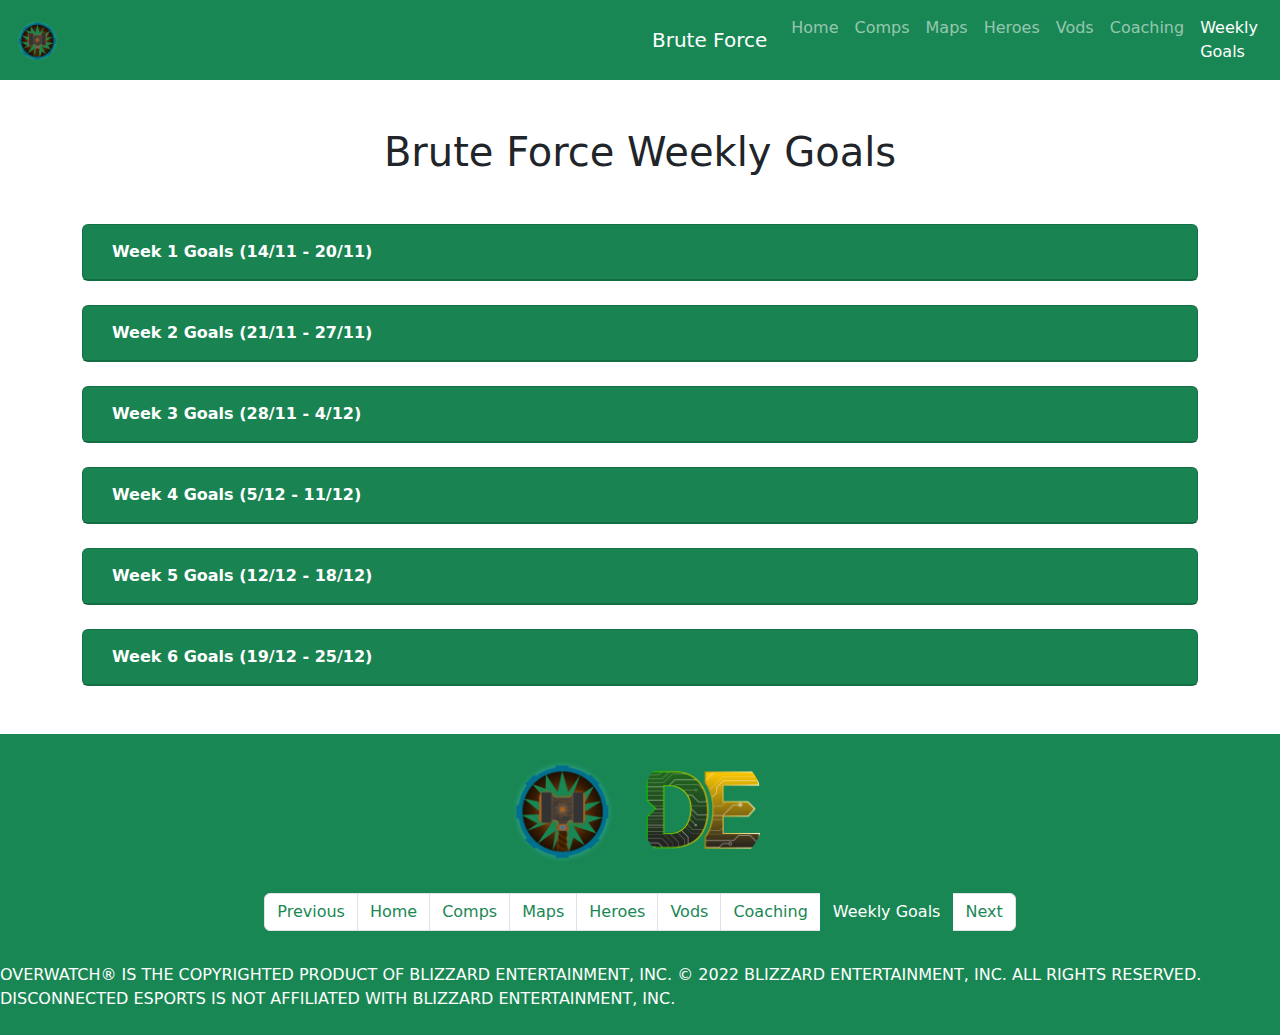
<file: weekly.html>
<!-- Header -->
<!DOCTYPE html>
<html lang="en">
<head>
  <title>Brute Force - Weekly Goals</title>
  <meta charset="utf-8">
  <meta name="viewport" content="width=device-width, initial-scale=1">
  <link rel="stylesheet" href="style.css">
  <link rel="icon" type="image/x-icon" href="assets/bf.png">
  <link href="https://cdn.jsdelivr.net/npm/bootstrap@5.1.3/dist/css/bootstrap.min.css" rel="stylesheet">
  <script src="https://cdn.jsdelivr.net/npm/bootstrap@5.1.3/dist/js/bootstrap.bundle.min.js"></script>
</head>
<body>

<!-- Navigation -->

<nav class="navbar navbar-expand-sm bg-success navbar-dark">
    <div class="container-fluid">
      <a class="navbar-brand" href="index.html">
        <img src="assets/bf.png" alt="Logo" style="width:50px;" class="rounded-pill">
      </a>
    </div>
    <div class="container-fluid">
      <a class="navbar-brand" href="index.html" style="color:white;">Brute Force</a>
      <ul class="navbar-nav">
        <li class="nav-item">
          <a class="nav-link" href="index.html">Home</a>
        </li>
        <li class="nav-item">
          <a class="nav-link" href="comps.html">Comps</a>
        </li>
        <li class="nav-item">
          <a class="nav-link" href="maps.html">Maps</a>
        </li>
        <li class="nav-item">
          <a class="nav-link" href="heroes.html">Heroes</a>
        </li>
        <li class="nav-item">
          <a class="nav-link" href="vods.html">Vods</a>
        </li>
        <li class="nav-item">
          <a class="nav-link" href="coaching.html">Coaching</a>
        </li>
        <li class="nav-item">
          <a class="nav-link active" href="weekly.html">Weekly Goals</a>
        </li>
      </ul>
    </div>
  </nav>

<!-- Heading -->

<div id="section0" class="container mt-5">
  <h1 style="text-align:center">Brute Force Weekly Goals</h1><br>
</div>

<!-- Content - Weekly Goals -->

<div class="container text-white mt-3">
  <div id="accordion">

    <div class="card text-white bg-success">
      <div class="card-header">
        <a class="btn" data-bs-toggle="collapse" href="#collapseOne">
          <b style="color:#fff;">Week 1 Goals (14/11 - 20/11)</b>
        </a>
      </div>
      <div id="collapseOne" class="collapse" data-bs-parent="#accordion">
        <div class="card-body">
          <p>Focus on playing well as a team, not playing the team comp well. e.g. Ult Tracking, Fight Planning, Comms high and mighty every single fight.</p>
          <p>Also try keep our energy levels up as much as we can.</p>
          <br>
          <p>Nbow: Fight Planning + Target Calling</p>
          <p>Xero: Echoing 24/7</p>
          <p>Zbepis: Echoing 24/7</p>
          <p>Solace: -</p>
          <p>Lief: Ult Tracking Every Fight</p>
        </div>
      </div>
    </div>

    <br>

    <div class="card text-white bg-success">
      <div class="card-header">
        <a class="collapsed btn" data-bs-toggle="collapse" href="#collapseTwo">
          <b style="color:#fff;">Week 2 Goals (21/11 - 27/11)</b>
      </a>
      </div>
      <div id="collapseTwo" class="collapse" data-bs-parent="#accordion">
        <div class="card-body">
          <p>Focus on the comp you're playing, keep stuff we talked about in mind.</p>
          <p>Focus on playing well as a team comms wise. e.g. Ult Tracking, Fight Planning, Comms high and mighty every single fight.</p>
          <p>Also try keep our energy levels up as much as we can.</p>
          <br>
          <p>Nbow: Fight Planning + Target Calling</p>
          <p>Xero: Echoing 24/7 + Coordinate Ults</p>
          <p>Zbepis: Echoing 24/7 + Coordinate Ults</p>
          <p>Solace: Fight Planning + Target Calling</p>
          <p>Lief: Ult Tracking Every Fight</p>
        </div>
      </div>
    </div>

    <br>

    <div class="card text-white bg-success">
      <div class="card-header">
        <a class="collapsed btn" data-bs-toggle="collapse" href="#collapseThree">
          <b style="color:#fff;">Week 3 Goals (28/11 - 4/12)</b>
        </a>
      </div>
      <div id="collapseThree" class="collapse" data-bs-parent="#accordion">
        <div class="card-body">
          <p>Focus on improving the monkey brawl comp, especially our engagement coordination.</p>
          <p>Keep Comms High</p>
          <p>Focus on Target Focus</p>
          <p>Call your own ult</p>
          <br>
          <p>Nbow: Fight Planning + Target Calling</p>
          <p>Xero: Echoing 24/7 + Coordinate Ults</p>
          <p>Zbepis: Echoing 24/7 + Coordinate Ults</p>
          <p>Solace: Fight Planning + Target Calling</p>
          <p>Lief: Ult Tracking Every Fight</p>
        </div>
      </div>
    </div>

    <br>

    <div class="card text-white bg-success">
      <div class="card-header">
        <a class="collapsed btn" data-bs-toggle="collapse" href="#collapseFour">
          <b style="color:#fff;">Week 4 Goals (5/12 - 11/12)</b>
        </a>
      </div>
      <div id="collapseFour" class="collapse" data-bs-parent="#accordion">
        <div class="card-body">
          Week 4 Goals
        </div>
      </div>
    </div>

    <br>

    <div class="card text-white bg-success">
      <div class="card-header">
        <a class="collapsed btn" data-bs-toggle="collapse" href="#collapseFive">
          <b style="color:#fff;">Week 5 Goals (12/12 - 18/12)</b>
        </a>
      </div>
      <div id="collapseFive" class="collapse" data-bs-parent="#accordion">
        <div class="card-body">
          Week 5 Goals
        </div>
      </div>
    </div>
    
    <br>

    <div class="card text-white bg-success">
      <div class="card-header">
        <a class="collapsed btn" data-bs-toggle="collapse" href="#collapseSix">
          <b style="color:#fff;">Week 6 Goals (19/12 - 25/12)</b>
        </a>
      </div>
      <div id="collapseSix" class="collapse" data-bs-parent="#accordion">
        <div class="card-body">
          Week 6 Goals
        </div>
      </div>
    </div>

  </div>
</div>

<!-- Footer -->

<div id="bottom" class="container mt-5"></div>

  <nav class="navbar navbar-expand-sm bg-success navbar-light">
    <div class="container-fluid justify-content-center">
      <a class="navbar-brand" href="https://disconnectedesports.com/team/brute-force/">
        <img src="assets/bf.png" alt="Logo" style="width:125px;" class="rounded-pill">
      </a>
      <a class="navbar-brand" href="https://disconnectedesports.com/">
        <img src="assets/de.png" alt="Logo" style="width:125px;" class="rounded-pill">
      </a>
    </div>
  </nav>

  <nav class="navbar navbar-expand-sm bg-success navbar-light justify-content-center">
    <ul class="pagination justify-content-end">
      <li class="page-item"><a class="page-link" href="coaching.html">Previous</a></li>
      <li class="page-item"><a class="page-link" href="index.html">Home</a></li>
      <li class="page-item"><a class="page-link" href="comps.html">Comps</a></li>
      <li class="page-item"><a class="page-link" href="maps.html">Maps</a></li>
      <li class="page-item"><a class="page-link" href="heroes.html">Heroes</a></li>
      <li class="page-item"><a class="page-link" href="vods.html">Vods</a></li>
      <li class="page-item"><a class="page-link" href="coaching.html">Coaching</a></li>
      <li class="page-item active"><a class="page-link" href="weekly.html">Weekly Goals</a></li>
      <li class="page-item"><a class="page-link" href="index.html">Next</a></li>
    </ul>
  </nav>

  <nav class="navbar navbar-expand-sm bg-success navbar-light justify-content-center">
    <p style="color:white;">OVERWATCH® IS THE COPYRIGHTED PRODUCT OF BLIZZARD ENTERTAINMENT, INC. © 2022 BLIZZARD ENTERTAINMENT, INC. ALL RIGHTS RESERVED. DISCONNECTED ESPORTS IS NOT AFFILIATED WITH BLIZZARD ENTERTAINMENT, INC.</p>
  </nav>

</body>
</html>
</file>
<file: style.css>
/* 
pagination
*/

.pagination > li > a
{
    background-color: white;
    color: #198754;
}

.pagination > li > a:focus,
.pagination > li > a:hover,
.pagination > li > span:focus,
.pagination > li > span:hover
{
    color: #198754;
    background-color: #eee;
    border-color: #ddd;
}

.pagination > .active > a
{
    color: white;
    background-color: #198754 !Important;
    border: solid 1px #198754 !Important;
}

.pagination > .active > a:hover
{
    background-color: #198754 !Important;
    border: solid 1px #198754;
}

/* 
button colour
*/

/* .btn {
    outline-color: #fff;
  }

.btn:active {
    outline-color: #fff;
  } */
</file>
